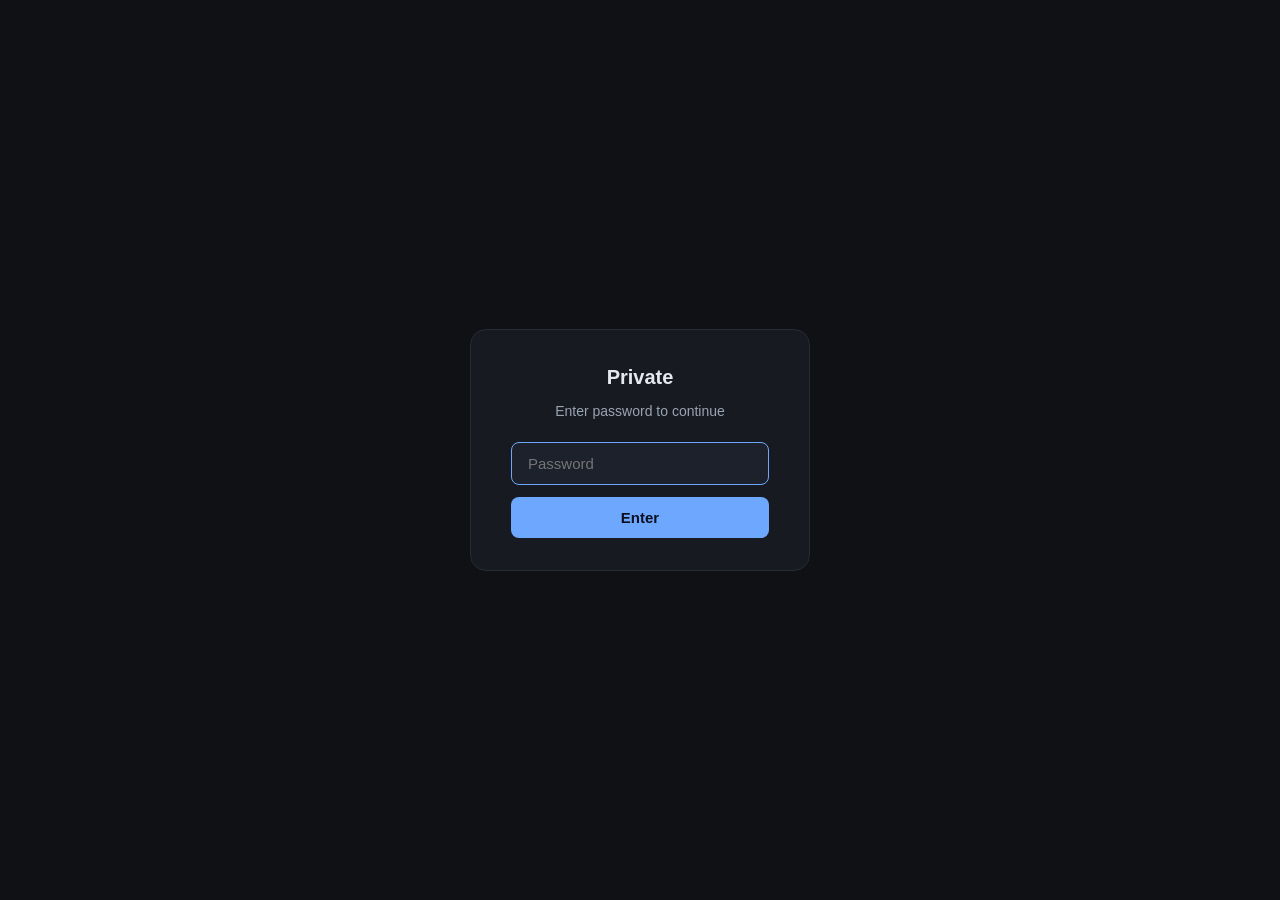
<file: aaron/index.html>
<!doctype html><html lang="en"><head><meta charset="utf-8">
<meta name="viewport" content="width=device-width, initial-scale=1">
<link rel="icon" href="data:image/svg+xml,<svg xmlns='http://www.w3.org/2000/svg' viewBox='0 0 100 100'><text y='.9em' font-size='90'>🧑🏻‍🎓</text></svg>">
<title>🧑🏻‍🎓 Aaron — Dashboard</title>
<style>
:root{--bg:#0f1115;--card:#171a21;--ink:#e7e9ee;--mut:#9aa3b2;--line:#262b36;
--reach:#ef6f6f;--target:#e0b341;--likely:#5fb27a;--accent:#6ea8fe;--good:#3ecf8e;}
*{box-sizing:border-box}body{margin:0;background:var(--bg);color:var(--ink);
font:15px/1.55 -apple-system,BlinkMacSystemFont,"Segoe UI",sans-serif}
.wrap{max-width:1100px;margin:0 auto;padding:0 24px 64px}
nav{position:sticky;top:0;background:rgba(15,17,21,.92);backdrop-filter:blur(8px);
border-bottom:1px solid var(--line);padding:14px 24px;display:flex;gap:8px;z-index:9}
nav .brand{font-weight:700;margin-right:auto;letter-spacing:-.02em}
nav a{color:var(--mut);text-decoration:none;padding:6px 14px;border-radius:8px;font-weight:600;font-size:14px}
nav a.on{background:var(--accent);color:#0b1020}nav a:hover:not(.on){background:#1c212b;color:var(--ink)}
h1{font-size:27px;margin:28px 0 6px;letter-spacing:-.02em}h1 .muted,.muted{color:var(--mut);font-weight:400}
h2{font-size:18px;margin:26px 0 10px}h3{font-size:13px;text-transform:uppercase;letter-spacing:.05em;color:var(--mut)}
.sub{color:var(--mut);margin:0 0 8px}
.scroll{overflow-x:auto}
table.grid{width:100%;border-collapse:collapse;font-size:13px;background:var(--card);border-radius:10px;overflow:hidden;margin:8px 0}
.grid th{text-align:left;padding:9px 10px;background:#1c212b;color:var(--mut);border-bottom:1px solid var(--line)}
.grid td{padding:9px 10px;border-bottom:1px solid var(--line);vertical-align:middle}
.grid tr:last-child td{border-bottom:0}.grid tbody tr:hover{background:#1b2029}
.reach td:nth-child(2){color:var(--reach);font-weight:600}.target td:nth-child(2){color:var(--target);font-weight:600}
.likely td:nth-child(2){color:var(--likely);font-weight:600}
.pct{min-width:96px}.bar{display:inline-block;width:60px;height:7px;background:#2a313d;border-radius:4px;overflow:hidden;margin-right:6px;vertical-align:middle}
.bar span{display:block;height:100%;background:linear-gradient(90deg,var(--accent),var(--good))}
.dates .dt{color:var(--mut);white-space:nowrap;width:160px}.dates tr.soon .dt{color:var(--accent);font-weight:700}
.dates tr.soon{background:#172033}
.verify{color:var(--target);font-size:11px}.ok{color:var(--good)}.warn{color:var(--target)}
.block{background:var(--card);border:1px solid var(--line);border-radius:12px;padding:14px 18px;margin:14px 0}
.block h2{margin:0 0 8px;font-size:15px}.block.alert{border-color:#5a2d2d;background:#1f1517}
.block.good{border-color:#28402f}.list{margin:4px 0 0;padding-left:20px}.list li{margin:4px 0}
.empty{color:var(--mut);margin:2px 0}
/* auth modal */
.auth-overlay{position:fixed;inset:0;background:var(--bg);z-index:1000;display:flex;align-items:center;justify-content:center}
.auth-box{background:var(--card);border:1px solid var(--line);border-radius:16px;padding:32px 40px;text-align:center;max-width:340px}
.auth-box h2{margin:0 0 8px;font-size:20px}.auth-box p{color:var(--mut);margin:0 0 20px;font-size:14px}
.auth-box input{width:100%;padding:12px 16px;border:1px solid var(--line);border-radius:8px;background:#1c212b;color:var(--ink);font-size:15px;margin-bottom:12px}
.auth-box input:focus{outline:none;border-color:var(--accent)}
.auth-box button{width:100%;padding:12px;border:none;border-radius:8px;background:var(--accent);color:#0b1020;font-weight:700;font-size:15px;cursor:pointer}
.auth-box button:hover{opacity:.9}
.auth-box .error{color:var(--reach);font-size:13px;margin-top:8px;display:none}
.content-hidden{display:none}
</style></head><body>
<div class="auth-overlay" id="auth-overlay">
  <div class="auth-box">
    <h2>Private</h2>
    <p>Enter password to continue</p>
    <form id="auth-form">
      <input type="password" id="auth-pass" placeholder="Password" autocomplete="off" autofocus>
      <button type="submit">Enter</button>
      <p class="error" id="auth-error">Incorrect password</p>
    </form>
  </div>
</div>
<div id="main-content" class="content-hidden">
<nav><span class="brand">Aaron · College</span><a href="index.html" class="on">Dashboard</a><a href="weekly.html" class="">Weekly</a><a href="essays.html" class="">Essays</a></nav>
<div class="wrap"><h1>Aaron — College Dashboard</h1><h2>Status matrix</h2><p class="sub">Sorted by deadline (earliest first)</p><div class="scroll"><table class="grid"><thead><tr><th>School</th><th>Tier</th><th>Plan</th><th>Deadline</th><th>Admit Rate</th><th>BCP Admit Rate</th><th>DI?</th><th>Supps</th><th>Honors/program</th><th>Notes</th></tr></thead><tbody>
<!-- Nov 1 deadlines (Early apps) -->
<tr class="reach"><td>Yale</td><td>Reach</td><td>REA</td><td>Nov 1</td><td>4%</td><td>6%</td><td>No <span class="ok">✓</span></td><td>drafted</td><td>Global Affairs = soph-yr app</td><td>Decision mid-Dec; no undergrad business; drafts saved</td></tr>
<tr class="target"><td>University of Wisconsin-Madison</td><td>Target</td><td>EA</td><td>Nov 1</td><td>45%</td><td>35%</td><td>No <span class="ok">✓</span></td><td>☐ ×2</td><td><span class="warn">⚠️</span> Business OR L&amp;S Honors</td><td>2 essays incl. "Why UW/major"; <strong>biz direct-admit excludes Honors</strong></td></tr>
<tr class="target"><td>University of Florida</td><td>Target</td><td>EA</td><td>Nov 1</td><td>24%</td><td>29%</td><td>No <span class="ok">✓</span></td><td>☐ &lt;250w</td><td>Honors via app by Nov 1</td><td><strong>NEW binding ED Oct 15</strong>; Heavener business (selective)</td></tr>
<tr class="likely"><td>BYU</td><td>Likely</td><td>Priority</td><td>Nov 2</td><td>69%</td><td>N/A</td><td>Cons. <span class="ok">✓</span></td><td>☐ ×5</td><td>open-enroll honors</td><td><strong>Endorsement req; no-AI essays; Marriott = separate later app</strong>; priority Nov 2 (final deadline Dec 15, decision Feb 15); OK w/ Yale REA (non-binding)</td></tr>
<!-- Nov 15 deadline -->
<tr class="target"><td>University of Washington</td><td>Target</td><td>RD</td><td>Nov 15</td><td>39%</td><td>35%</td><td>No <span class="ok">✓</span></td><td>☐</td><td>Jackson School (IR)</td><td><strong>Own application (not Common App)</strong></td></tr>
<!-- Nov 30 deadline -->
<tr class="reach"><td>UC System</td><td>Reach</td><td>UC app</td><td>Nov 30</td><td>—</td><td>—</td><td>No <span class="ok">✓</span></td><td>☐ 4 PIQs</td><td>per campus</td><td><strong>Separate UC app + 4 PIQ essays</strong>; file Oct 1–Nov 30; campuses: Berkeley, UCLA, UCSD, UCSB, UC Davis; OK alongside Yale REA</td></tr>
<!-- Jan deadlines -->
<tr class="target"><td>Lehigh</td><td>Target</td><td>RD</td><td>Jan 1</td><td>26%</td><td>73%</td><td>Yes <span class="ok">✓</span></td><td>☐ ×2</td><td>TBD</td><td>High BCP rate; has IR major</td></tr>
<tr class="likely"><td>Northeastern</td><td>Likely</td><td>RD</td><td>Jan 1</td><td>5%</td><td>73%</td><td>Cons. <span class="ok">✓</span></td><td>none req</td><td>auto honors; London Scholars</td><td><strong>No supplement!</strong> London = preference, admissions decides</td></tr>
<tr class="reach"><td>Wake Forest</td><td>Reach</td><td>ED2/RD</td><td>Jan 1</td><td>23%</td><td>N/A</td><td>—</td><td>☐</td><td>—</td><td>ED2 and RD both Jan 1; <strong>important to visit</strong></td></tr>
<tr class="reach"><td>Boston College</td><td>Reach</td><td>ED2/RD</td><td>Jan 4</td><td>16%</td><td>39%</td><td>No <span class="ok">✓</span></td><td>☐</td><td><span class="warn">⚠️</span> Gabelli needs Nov 1</td><td><strong>Carroll (business) vs Morrissey (IR) is a load-bearing app choice</strong></td></tr>
<tr class="target"><td>Boston University</td><td>Target</td><td>RD</td><td>Jan 5</td><td>11%</td><td>46%</td><td>Yes <span class="ok">✓</span></td><td>☐ 300w</td><td>Questrom (business)</td><td>Choose 1 of 2 prompts: social issue OR Why BU/contribution</td></tr>
<tr class="likely"><td>Santa Clara</td><td>Likely</td><td>RD</td><td>Jan 7</td><td>48%</td><td>69%</td><td><strong>Important</strong> <span class="ok">✓</span></td><td>☐ ×3</td><td>UHP (essay+video)</td><td><span class="warn">⚠️</span> <strong>DI matters — engage early</strong>; Leavey direct-admit</td></tr>
<tr class="target"><td>Villanova</td><td>Target</td><td>RD</td><td>Jan 15</td><td>27%</td><td>36%</td><td>Yes <span class="ok">✓</span></td><td>☐</td><td>VSB honors</td><td>VSB = Villanova School of Business</td></tr>
</tbody></table></div><h2>Key dates</h2><table class="grid dates"><tbody><tr class=""><td class="dt">Oct 1 – Nov 30, 2026</td><td>UC application filing window (apply in Nov)</td></tr><tr class=""><td class="dt">Oct 15, 2026</td><td><strong>UF binding Early Decision</strong> (if used)</td></tr><tr class=""><td class="dt">Oct 17, 2026</td><td>ACT sitting #2</td></tr><tr class=""><td class="dt">Nov 1, 2026</td><td><strong>Yale REA · Wisconsin EA · UF EA</strong></td></tr><tr class=""><td class="dt">Nov 2, 2026</td><td><strong>BYU priority deadline</strong> (final deadline Dec 15)</td></tr><tr class=""><td class="dt">Nov 8, 2026</td><td>UF EA supporting materials due</td></tr><tr class=""><td class="dt">Nov 9, 2026</td><td>Wisconsin EA supporting materials due</td></tr><tr class=""><td class="dt">Nov 15, 2026</td><td><strong>University of Washington</strong></td></tr><tr class=""><td class="dt"><strong>Nov 20, 2026</strong></td><td><strong>Self-imposed: all apps submitted</strong></td></tr><tr class=""><td class="dt">Nov 26, 2026</td><td>Thanksgiving</td></tr><tr class=""><td class="dt">Nov 30, 2026</td><td><strong>UC application deadline</strong></td></tr><tr class=""><td class="dt">Mid-Dec 2026</td><td>Yale decision (expected deferral) → decide one ED2 add</td></tr><tr class=""><td class="dt">Dec 15, 2026</td><td>BYU final deadline</td></tr><tr class=""><td class="dt">Jan 1, 2027</td><td><strong>Lehigh RD · Northeastern RD · Wake Forest (ED2 / RD)</strong></td></tr><tr class=""><td class="dt">Jan 4, 2027</td><td><strong>Boston College (ED2 / RD)</strong></td></tr><tr class=""><td class="dt">Jan 5, 2027</td><td><strong>Boston University RD</strong></td></tr><tr class=""><td class="dt">Jan 7, 2027</td><td><strong>Santa Clara RD</strong></td></tr><tr class=""><td class="dt">Jan 15, 2027</td><td><strong>Villanova RD</strong></td></tr><tr class=""><td class="dt">Jan 22, 2027</td><td>University of Florida EA decision</td></tr><tr class=""><td class="dt">By Jan 31, 2027</td><td>Wisconsin EA decision</td></tr><tr class=""><td class="dt">Feb 15, 2027</td><td>BYU decision</td></tr><tr class=""><td class="dt">Mar 1–15, 2027</td><td>University of Washington decision</td></tr><tr class=""><td class="dt">March 2027</td><td>UC decisions · Boston University (Mar 28) · Lehigh and Santa Clara (late March)</td></tr><tr class=""><td class="dt">By Apr 1, 2027</td><td>Boston College · Northeastern · Villanova · Wake Forest decisions</td></tr><tr class=""><td class="dt">May 1, 2027</td><td>Reply deadline</td></tr></tbody></table></div>
</div>
<canvas id="cfx" style="position:fixed;inset:0;pointer-events:none;z-index:99"></canvas>
<script>
// Password auth
const AUTH_HASH = '346ecd6ee37bc648468530e4eb4a839f7edbc7a6209b717a517061f785b37b15';
async function hashPass(pass) {
    const data = new TextEncoder().encode(pass);
    const buf = await crypto.subtle.digest('SHA-256', data);
    return Array.from(new Uint8Array(buf)).map(b => b.toString(16).padStart(2, '0')).join('');
}
function unlock() {
    document.getElementById('auth-overlay').style.display = 'none';
    document.getElementById('main-content').classList.remove('content-hidden');
}
if (sessionStorage.getItem('aaron-auth') === 'true') { unlock(); }
document.getElementById('auth-form').addEventListener('submit', async (e) => {
    e.preventDefault();
    const pass = document.getElementById('auth-pass').value;
    const hash = await hashPass(pass);
    if (hash === AUTH_HASH) {
        sessionStorage.setItem('aaron-auth', 'true');
        unlock();
    } else {
        document.getElementById('auth-error').style.display = 'block';
    }
});

// confetti
const cv=document.getElementById('cfx'),cx=cv.getContext('2d');let P=[];
function size(){cv.width=innerWidth;cv.height=innerHeight}addEventListener('resize',size);size();
const COL=['#6ea8fe','#3ecf8e','#e0b341','#ef6f6f','#fff'];
function burst(x,y,n){for(let i=0;i<n;i++){P.push({x,y,vx:(Math.random()-.5)*9,vy:Math.random()*-9-3,
g:.28,s:Math.random()*5+3,c:COL[i%COL.length],r:Math.random()*6,vr:(Math.random()-.5)*.4,life:90})}}
function tick(){cx.clearRect(0,0,cv.width,cv.height);P=P.filter(p=>p.life-->0);
for(const p of P){p.vy+=p.g;p.x+=p.vx;p.y+=p.vy;p.r+=p.vr;cx.save();cx.translate(p.x,p.y);cx.rotate(p.r);
cx.fillStyle=p.c;cx.globalAlpha=Math.max(0,p.life/90);cx.fillRect(-p.s/2,-p.s/2,p.s,p.s*.6);cx.restore()}
if(P.length)requestAnimationFrame(tick)}
function celebrate(x,y){burst(x,y,40);requestAnimationFrame(tick)}
const chips=document.querySelectorAll('.chip');
chips.forEach(c=>c.onclick=()=>{chips.forEach(x=>x.classList.remove('on'));c.classList.add('on');
const f=c.dataset.f;document.querySelectorAll('.ecard').forEach(e=>{
e.style.display=(f==='all'||e.dataset.college===f)?'':'none'})});
const done=document.querySelectorAll('.ecard.st-done');
done.forEach(e=>e.onclick=()=>{const r=e.getBoundingClientRect();celebrate(r.left+r.width/2,r.top+r.height/2)});
if(done.length){setTimeout(()=>{celebrate(innerWidth/2,innerHeight*.3);
if(done.length>=document.querySelectorAll('.ecard').length-1){
setTimeout(()=>celebrate(innerWidth*.25,innerHeight*.4),250);
setTimeout(()=>celebrate(innerWidth*.75,innerHeight*.4),450);}},400)}
</script></body></html>
</file>
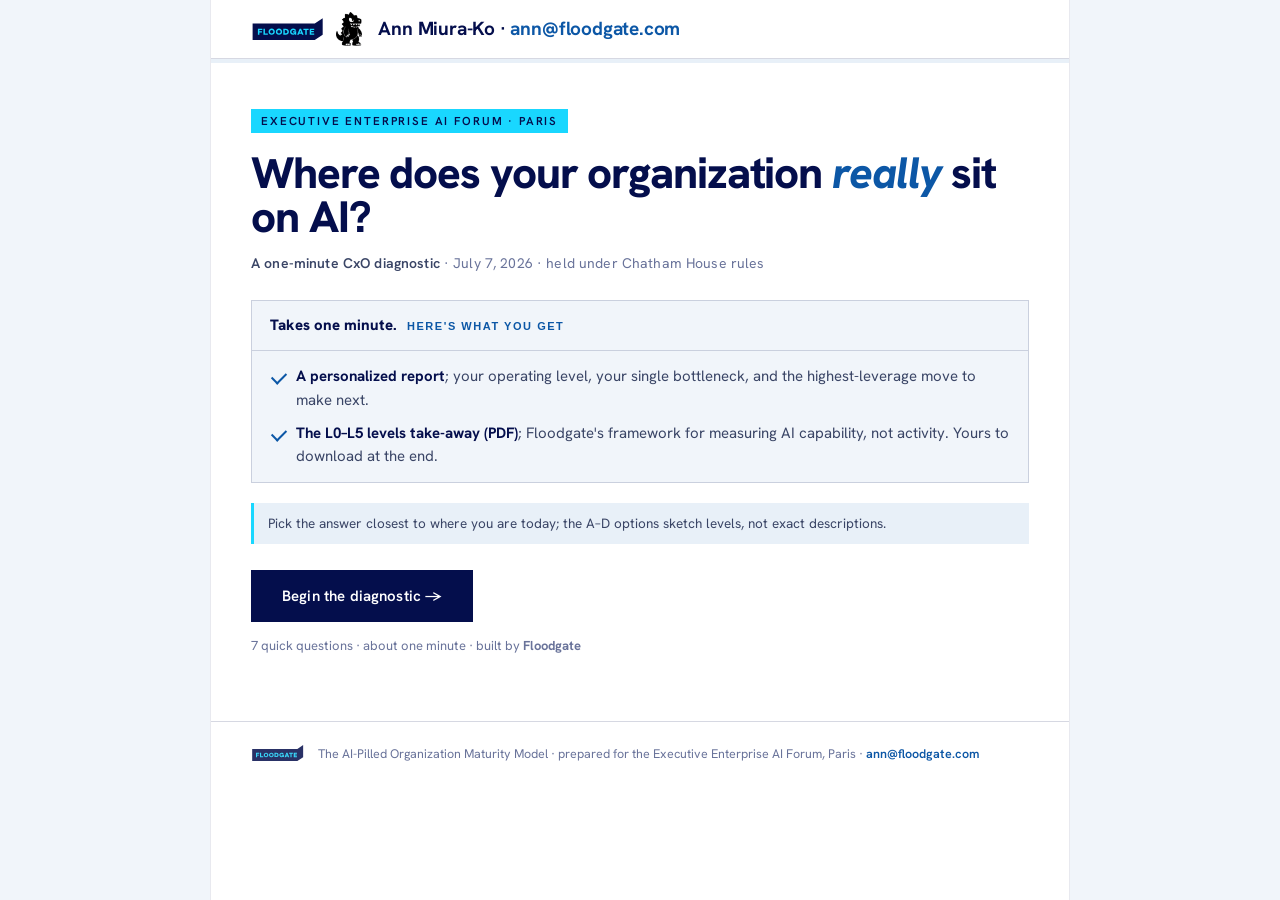
<file: ai-pilled/index.html>
<!doctype html>
<html lang="en">
<head>
<meta charset="utf-8"/>
<meta name="viewport" content="width=device-width, initial-scale=1"/>
<meta name="robots" content="noindex,nofollow"/>
<title>The AI-Pilled enterprise — a CxO diagnostic · Floodgate</title>
<link rel="icon" type="image/png" href="assets/thunderlizard.png">
<link rel="apple-touch-icon" href="assets/thunderlizard.png">
<link rel="preconnect" href="https://fonts.googleapis.com">
<link rel="preconnect" href="https://fonts.gstatic.com" crossorigin>
<link href="https://fonts.googleapis.com/css2?family=Hanken+Grotesk:ital,wght@0,400;0,500;0,600;0,700;0,800;1,500;1,600&display=swap" rel="stylesheet">
<style>
  :root{
    --navy:#040E4C; --blue:#19D7FF; --blue-mid:#0C57A6; --grey:#9AA6BD;
    --ink:#0b1538; --ink-soft:#3a4566; --muted:#69739a;
    --line:rgba(4,14,76,.16); --line-soft:rgba(4,14,76,.09);
    --paper:#ffffff; --bg-2:#f1f5fa; --bg-3:#e8f0f8;
    --wash:#f1f5fa; --accent:#0C57A6; --accent-soft:#e8f0f8;
    --good:#0C57A6; --good-soft:#e8f0f8;
    --lift:0 14px 30px rgba(4,14,76,.16);
    --maxw:860px;
  }
  *{box-sizing:border-box}
  html,body{overflow-x:hidden;max-width:100%}
  body{margin:0;background:var(--bg-2);color:var(--ink);overflow-wrap:break-word;word-break:break-word;
    font:16px/1.55 "Hanken Grotesk",-apple-system,BlinkMacSystemFont,"Segoe UI",Helvetica,Arial,sans-serif;-webkit-font-smoothing:antialiased}
  ::selection{background:var(--blue);color:var(--navy)}
  em{font-style:italic;color:var(--blue-mid)}
  .wrap{max-width:var(--maxw);margin:0 auto;background:var(--paper);min-height:100vh;border-left:1px solid var(--line-soft);border-right:1px solid var(--line-soft)}

  /* ---- top bar ---- */
  .toolbar{position:sticky;top:0;z-index:5;display:flex;align-items:center;justify-content:space-between;gap:14px;
    padding:12px 40px;background:rgba(255,255,255,.92);backdrop-filter:blur(8px);border-bottom:1px solid var(--line)}
  .brand{display:flex;align-items:center;gap:12px;text-decoration:none}
  .brand .fg-logo{height:22px;width:auto;display:block}
  .brand .tl{height:34px;width:auto;display:block;transform-origin:55% 88%;
    animation:tl-idle 5.5s ease-in-out infinite}
  .brand:hover .tl{animation:tl-wiggle .55s ease}
  .tb-left{display:flex;align-items:center;gap:16px;min-width:0}
  .topcontact{font:700 19px/1.1 "Hanken Grotesk",sans-serif;color:var(--navy);text-decoration:none;letter-spacing:-.01em;white-space:nowrap}
  .topcontact:hover{text-decoration:underline}
  .topcontact .tc-email{color:var(--blue-mid)}
  @keyframes tl-idle{0%,100%{transform:translateY(0) rotate(0)}50%{transform:translateY(-3px) rotate(-2deg)}}
  @keyframes tl-wiggle{0%,100%{transform:rotate(0) translateY(0)}20%{transform:rotate(-9deg) translateY(-1px)}48%{transform:rotate(7deg)}72%{transform:rotate(-3deg)}}
  @media (prefers-reduced-motion:reduce){.brand .tl{animation:none}}
  .tools{display:flex;gap:8px}
  .btn{font:600 13px "Hanken Grotesk",sans-serif;letter-spacing:.01em;border:1px solid var(--navy);background:var(--navy);color:#fff;
    padding:10px 18px;border-radius:0;cursor:pointer;transition:transform .2s ease,box-shadow .2s ease,background .15s}
  .btn:hover:not(:disabled){transform:translateY(-3px);box-shadow:var(--lift),inset 0 0 0 2px var(--blue)}
  .btn.ghost{background:#fff;color:var(--navy)}
  .btn.ghost:hover:not(:disabled){background:var(--bg-2);box-shadow:var(--lift)}
  .btn.lg{padding:15px 30px;font-size:15px}
  .btn:disabled{opacity:.38;cursor:not-allowed}

  .progress{height:4px;background:var(--bg-3)}
  .progress .bar{height:100%;width:0;background:var(--blue);transition:width .35s ease}

  main{padding:0 40px 64px}
  .screen{display:none}
  .screen.active{display:block;animation:fade .35s ease}
  @keyframes fade{from{opacity:0;transform:translateY(6px)}to{opacity:1;transform:none}}

  /* ---- kickers / headings ---- */
  .kicker{display:inline-block;background:var(--blue);color:var(--navy);
    font:600 11.5px/1 "Hanken Grotesk",sans-serif;letter-spacing:.16em;text-transform:uppercase;
    padding:6px 10px;margin:46px 0 18px}
  h1.title{font-size:44px;line-height:1.0;letter-spacing:-.025em;margin:0 0 14px;font-weight:800;color:var(--navy)}
  .event{color:var(--muted);font-size:14px;margin:0 0 26px;letter-spacing:.01em}
  .event b{color:var(--ink-soft);font-weight:600}
  .lead{font-size:19px;line-height:1.45;color:var(--ink-soft);margin:0 0 16px}
  .lead b{color:var(--navy)}

  /* ---- intro hero ---- */

  .promise{margin:24px 0 8px;border:1px solid var(--line);background:var(--bg-2)}
  .promise .ph{display:flex;align-items:baseline;gap:10px;padding:13px 18px;border-bottom:1px solid var(--line)}
  .promise .ph .min{font-weight:800;color:var(--navy);font-size:15px}
  .promise .ph .lbl{font:600 11px/1 sans-serif;letter-spacing:.14em;text-transform:uppercase;color:var(--blue-mid)}
  .promise ul{list-style:none;margin:0;padding:14px 18px;display:flex;flex-direction:column;gap:10px}
  .promise li{position:relative;padding-left:26px;font-size:15px;color:var(--ink-soft)}
  .promise li::before{content:"";position:absolute;left:2px;top:7px;width:12px;height:7px;border-left:2px solid var(--blue-mid);border-bottom:2px solid var(--blue-mid);transform:rotate(-45deg)}
  .promise li b{color:var(--navy)}

  .cta-row{display:flex;gap:12px;flex-wrap:wrap;align-items:center;margin:26px 0 14px}
  .ctas-meta{color:var(--muted);font-size:13px;margin:6px 0 0}
  .ctas-meta a{color:var(--blue-mid);text-decoration:none;font-weight:600}
  .ctas-meta a:hover{text-decoration:underline}
  a.pdflink{color:var(--blue-mid);font-weight:600;text-decoration:none;font-size:14px;display:inline-flex;align-items:center;gap:6px}
  a.pdflink:hover{text-decoration:underline}

  .rules{margin:24px 0 30px;padding:0;list-style:none;counter-reset:rule}
  .rules li{position:relative;padding:15px 18px 15px 54px;margin:0 0 11px;background:var(--bg-2);border:1px solid var(--line);font-size:14.5px}
  .rules li::before{counter-increment:rule;content:counter(rule);position:absolute;left:15px;top:14px;width:26px;height:26px;background:var(--navy);color:#fff;font:800 14px/26px "Hanken Grotesk",sans-serif;text-align:center}
  .rules b{color:var(--navy)}
  .answer-guide{color:var(--ink-soft);font-size:13.5px;margin:20px 0 4px;padding:10px 14px;background:var(--bg-3);border-left:3px solid var(--blue)}

  /* ---- question ---- */
  .qhead{margin:34px 0 4px}
  .qcount{display:inline-block;background:var(--blue);color:var(--navy);font:600 11px/1 sans-serif;letter-spacing:.14em;text-transform:uppercase;padding:5px 9px}
  .qdim{color:var(--muted);font-weight:600;font-size:12.5px;letter-spacing:.04em;text-transform:uppercase}
  h2.q{font-size:26px;line-height:1.18;letter-spacing:-.02em;margin:12px 0 6px;font-weight:800;color:var(--navy)}
  .qprompt{color:var(--ink-soft);font-size:16px;margin:0 0 18px}
  .answers{display:flex;flex-direction:column;gap:9px;margin:0 0 8px}
  .answers label{position:relative;display:flex;gap:14px;align-items:flex-start;padding:15px 16px;border:1px solid var(--line);cursor:pointer;background:#fff;
    transition:transform .18s ease,box-shadow .18s ease,border-color .15s,background .15s}
  .answers label:hover{transform:translateY(-2px);box-shadow:var(--lift);border-color:var(--navy)}
  .answers input{position:absolute;opacity:0;pointer-events:none}
  .answers .pip{flex:0 0 auto;width:28px;height:28px;border:1px solid var(--line);font:800 14px/26px "Hanken Grotesk",sans-serif;text-align:center;color:var(--muted);background:var(--bg-2);transition:.12s}
  .answers .atext{font-size:15.5px;line-height:1.42}
  .answers label:has(input:checked){border-color:var(--navy);box-shadow:inset 0 0 0 1px var(--navy);background:var(--bg-3)}
  .answers label:has(input:checked) .pip{background:var(--navy);border-color:var(--navy);color:#fff}
  .note{border-left:3px solid var(--blue);background:var(--bg-3);padding:12px 16px;margin:16px 0 6px;font-size:14.5px}
  .note b{color:var(--navy)}
  .nav{display:flex;justify-content:space-between;align-items:center;margin:26px 0 0}

  /* ---- report ---- */
  .resulthead{margin:40px 0 0}
  .badge{display:inline-flex;align-items:center;gap:10px;background:var(--navy);color:#fff;padding:10px 16px;font-weight:700;font-size:15px}
  .badge .lv{background:var(--blue);color:var(--navy);padding:3px 10px;font-weight:800;font-size:13px}
  h2.rtitle{font-size:30px;letter-spacing:-.025em;margin:16px 0 6px;font-weight:800;color:var(--navy);line-height:1.05}
  .rsub{color:var(--ink-soft);font-size:17px;margin:0 0 22px}
  .rsub b{color:var(--navy)}

  .dimgrid{display:flex;flex-direction:column;gap:9px;margin:18px 0 26px}
  .dimrow{display:grid;grid-template-columns:188px 1fr;gap:14px;align-items:center}
  .dimrow .dlab{font-size:13px;color:var(--ink-soft);font-weight:600}
  .dimrow .dlab .bind{display:inline-block;margin-left:6px;font:600 9.5px/1 sans-serif;letter-spacing:.1em;text-transform:uppercase;color:var(--navy);background:var(--blue);padding:2px 6px;vertical-align:middle}
  .seg{display:flex;gap:5px}
  .seg span{flex:1;height:11px;background:var(--bg-3)}
  .seg span.on{background:var(--navy)}
  .seg.bind span.on{background:var(--blue)}
  .dimrow.cross .dlab{color:var(--muted)}

  .gate-box{border:1px solid var(--navy);padding:26px;margin:22px 0 8px;background:var(--bg-2)}
  .gate-box h3{margin:0 0 6px;font-size:21px;letter-spacing:-.01em;color:var(--navy);font-weight:800}
  .gate-box p{margin:0 0 16px;color:var(--ink-soft);font-size:15px}
  .gate-box .perks{list-style:none;padding:0;margin:0 0 18px;display:flex;flex-direction:column;gap:8px}
  .gate-box .perks li{position:relative;padding-left:26px;font-size:14.5px;color:var(--ink-soft)}
  .gate-box .perks li::before{content:"";position:absolute;left:2px;top:6px;width:12px;height:7px;border-left:2px solid var(--blue-mid);border-bottom:2px solid var(--blue-mid);transform:rotate(-45deg)}
  .field{display:flex;gap:10px;flex-wrap:wrap}
  .field input[type=email]{flex:1;min-width:220px;padding:13px 15px;border:1px solid var(--line);font:15px "Hanken Grotesk",sans-serif;background:#fff}
  .field input[type=email]:focus{outline:2px solid var(--blue);outline-offset:0;border-color:var(--navy)}
  .optins{display:flex;flex-direction:column;gap:9px;margin:16px 0 4px}
  .optin{display:flex;gap:10px;align-items:flex-start;font-size:14px;color:var(--ink-soft);cursor:pointer}
  .optin input{margin-top:3px;flex:0 0 auto;accent-color:var(--blue-mid)}
  .consent{display:flex;gap:9px;align-items:flex-start;margin:14px 0 0;font-size:12.5px;color:var(--muted)}
  .consent input{margin-top:3px;accent-color:var(--blue-mid)}
  .err{color:#b00020;font-size:13px;margin:10px 0 0;display:none}

  .locked .locked-body{filter:blur(7px);pointer-events:none;user-select:none;opacity:.55}
  .reccard{border:1px solid var(--line);border-left:4px solid var(--blue);padding:20px 22px;margin:16px 0;background:#fff}
  .reccard.primary{background:var(--bg-3);border-left-color:var(--blue)}
  .reccard .tag{display:inline-block;font:600 11px/1 sans-serif;letter-spacing:.1em;text-transform:uppercase;color:var(--blue-mid);margin:0 0 8px}
  .reccard h4{margin:0 0 8px;font-size:19px;letter-spacing:-.01em;color:var(--navy);font-weight:800}
  .reccard p{margin:0 0 8px;font-size:15.5px;color:var(--ink-soft)}
  .reccard p:last-child{margin:0}
  .reccard .first90{margin-top:12px;padding:11px 14px;background:#fff;border:1px solid var(--line);font-size:14px}
  .reccard .first90 b{color:var(--navy)}
  .ceil{border-left-color:var(--navy);background:var(--bg-2)}
  .ceil .tag{color:var(--navy)}
  .pattern{border-left-color:var(--grey)}
  .pattern .tag{color:var(--ink-soft)}
  h3.sec{font:600 12px/1 "Hanken Grotesk",sans-serif;letter-spacing:.13em;text-transform:uppercase;color:var(--blue-mid);margin:38px 0 6px;padding-bottom:8px;border-bottom:1px solid var(--line)}
  .field-note{background:var(--bg-2);border:1px solid var(--line);padding:16px 18px;font-size:14.5px;color:var(--ink-soft);margin:18px 0}
  .field-note b{color:var(--navy)}
  .front{list-style:none;padding:0;margin:14px 0}
  .front li{position:relative;padding:11px 15px;margin:0 0 9px;border:1px solid var(--line);border-left:3px solid var(--blue);background:#fff;font-size:14.5px}
  .front li b{color:var(--navy)}
  .num{color:var(--blue-mid);font-weight:800}
  .dl-row{display:flex;gap:12px;flex-wrap:wrap;margin:20px 0 4px}
  .dl-note{color:var(--muted);font-size:13px;margin:4px 0 0;max-width:66ch}
  .reportfoot{margin-top:30px;padding-top:18px;border-top:1px solid var(--line);color:var(--muted);font-size:13px}
  .reportfoot a{color:var(--blue-mid);font-weight:600;text-decoration:none}
  .restart{margin-top:22px}

  /* L0–L5 PDF preview card */
  .pdfcard{display:block;text-decoration:none;color:inherit;border:1px solid var(--line);background:#fff;margin:22px 0 8px;transition:transform .2s ease,box-shadow .2s ease}
  .pdfcard:hover{transform:translateY(-3px);box-shadow:var(--lift)}
  .pdfcard-frame{position:relative;display:block;background:var(--bg-3);line-height:0;border-bottom:1px solid var(--line);overflow:hidden}
  .pdfcard-frame img{width:100%;height:auto;display:block}
  .pdfcard-frame::after{content:"";position:absolute;inset:0;box-shadow:inset 0 -70px 55px -46px rgba(4,14,76,.30);pointer-events:none}
  .pdfcard-tag{position:absolute;left:12px;top:12px;z-index:2;background:var(--blue);color:var(--navy);font:600 10px/1 "Hanken Grotesk",sans-serif;letter-spacing:.12em;text-transform:uppercase;padding:5px 9px}
  .pdfcard-open{position:absolute;right:12px;bottom:12px;z-index:2;background:var(--navy);color:#fff;font:600 12px/1 "Hanken Grotesk",sans-serif;padding:8px 12px;opacity:0;transition:opacity .2s}
  .pdfcard:hover .pdfcard-open{opacity:1}
  .pdfcard-meta{display:flex;align-items:center;justify-content:space-between;gap:14px;padding:14px 16px}
  .pdfcard-title{font-weight:800;color:var(--navy);font-size:15px}
  .pdfcard-sub{color:var(--muted);font-size:12.5px;margin-top:3px}
  .pdfcard-btn{flex:0 0 auto;background:var(--navy);color:#fff;border:1px solid var(--navy);font:600 13px "Hanken Grotesk",sans-serif;padding:10px 16px;pointer-events:none}
  /* small teaser variant — keep the text intentionally hard to read in full */
  .pdfcard.sm{max-width:380px}
  .pdfcard.sm .pdfcard-meta{flex-direction:column;align-items:flex-start;gap:10px}
  @media (max-width:520px){.pdfcard-meta{flex-direction:column;align-items:flex-start}}

  footer.legal{padding:22px 40px 40px;color:var(--muted);font-size:12.5px;border-top:1px solid var(--line);display:flex;align-items:center;gap:14px;flex-wrap:wrap}
  footer.legal .fg-logo{height:16px;opacity:.85}
  footer.legal a{color:var(--blue-mid);text-decoration:none;font-weight:600}

  @media (max-width:640px){
    .toolbar{padding:10px 16px;gap:10px}
    main,footer.legal{padding-left:16px;padding-right:16px}
    h1.title{font-size:27px}.lead{font-size:16.5px}
    h2.q{font-size:21px}
    .kicker{margin-top:32px;white-space:normal}
    .promise .ph{flex-wrap:wrap}
    .btn.lg{width:100%;text-align:center}
    .cta-row{flex-direction:column;align-items:stretch}
    .dimrow{grid-template-columns:1fr;gap:5px}
    .gate-box{padding:20px 18px}
    .toolbar{flex-wrap:wrap}
    .tb-left{gap:10px}
    .topcontact{font-size:12.5px;white-space:normal}
    .brand .fg-logo{height:19px}.brand .tl{height:30px}
    .badge{flex-wrap:wrap}
  }
  @media print{
    body{background:#fff}
    .wrap{border:0;max-width:none}
    .toolbar,.progress,.gate-box,.restart,.dl-row,footer.legal{display:none!important}
    .screen{display:none!important}
    #screen-report.active{display:block!important}
    .locked .locked-body{filter:none!important;opacity:1!important}
    .reccard,.front li,.field-note{-webkit-print-color-adjust:exact;print-color-adjust:exact;page-break-inside:avoid}
    h3.sec{page-break-after:avoid}
  }
</style>
</head>
<body class="state-intro">
<div class="wrap">

  <div class="toolbar">
    <div class="tb-left">
    <a class="brand" href="#" onclick="return false" title="Floodgate — Thunder Lizard">
      <svg class="fg-logo" viewBox="0 0 500 150" fill="none" xmlns="http://www.w3.org/2000/svg" aria-label="Floodgate">
        <path d="M488.8 113.7L434.7 149.8H11V37.1H434.7L488.8 1V113.7Z" fill="#040E4C"></path>
        <path d="M74.6 90.7V99.4H57.2V113.7H47.1V73.3H77.3V82.2H57.2V90.8H74.6V90.7Z" fill="#19D7FF"></path>
        <path d="M84.8 113.7V73.3H94.9V104.9H114.9V113.8H84.8V113.7Z" fill="#19D7FF"></path>
        <path d="M162.5 93.5C162.5 105.3 153.3 114.6 141 114.6C128.8 114.6 119.6 105.3 119.6 93.5C119.6 81.7 128.8 72.4 141 72.4C153.3 72.4 162.5 81.7 162.5 93.5ZM152.2 93.5C152.2 87.1 147.5 81.8 141 81.8C134.5 81.8 129.8 87.2 129.8 93.5C129.8 99.8 134.5 105.2 141 105.2C147.5 105.2 152.2 99.8 152.2 93.5Z" fill="#19D7FF"></path>
        <path d="M212.3 93.5C212.3 105.3 203.1 114.6 190.8 114.6C178.6 114.6 169.4 105.3 169.4 93.5C169.4 81.7 178.6 72.4 190.8 72.4C203.1 72.4 212.3 81.7 212.3 93.5ZM202.1 93.5C202.1 87.1 197.4 81.8 190.9 81.8C184.4 81.8 179.7 87.2 179.7 93.5C179.7 99.8 184.4 105.2 190.9 105.2C197.4 105.2 202.1 99.8 202.1 93.5Z" fill="#19D7FF"></path>
        <path d="M258.4 93.3C258.4 105.3 249.2 113.6 236.6 113.6H220.3V73.2H236.6C249.2 73.2 258.4 81.5 258.4 93.3ZM248.1 93.3C248.1 87.1 243 82.2 236.5 82.2H230.3V104.6H236.5C243.1 104.6 248.1 99.8 248.1 93.3Z" fill="#19D7FF"></path>
        <path d="M300.8 113.7L300.4 108.8C297.5 112.4 293.3 114.5 287.6 114.5C274.9 114.5 266.1 105.5 266.1 93.9C266.1 81.3 275.4 72.4 287.7 72.4C297.6 72.4 306.1 78 307.9 87.6H297.4C295.6 82.9 291.6 81.6 287.9 81.6C281 81.6 276.2 86.5 276.2 93.6C276.2 100 280.8 105.1 288 105.1C292.7 105.1 296.3 102.8 298.2 98.9L286.6 98.8V90.9H308.3V113.6H300.8V113.7Z" fill="#19D7FF"></path>
        <path d="M325.4 113.7H314.7L331.9 73H341.5L358.6 113.7H348L345.3 106.7H328.2L325.4 113.7ZM331.5 98.2H341.9L336.7 84.8L331.5 98.2Z" fill="#19D7FF"></path>
        <path d="M380.2 113.7H370.1V82.2H357.2V73.2H393V82.2H380.2V113.7Z" fill="#19D7FF"></path>
        <path d="M428.5 89.4V98H410.6V105H431.1V113.7H400.5V73.3H431.1V82H410.6V89.4H428.5Z" fill="#19D7FF"></path>
      </svg>
      <img class="tl" src="assets/thunderlizard.png" alt="Thunder Lizard"/>
      </a>
      <a class="topcontact" href="mailto:ann@floodgate.com">Ann Miura-Ko&nbsp;·&nbsp;<span class="tc-email">ann@floodgate.com</span></a>
    </div>
    <div class="tools">
      <button class="btn ghost" id="btn-restart" style="display:none" onclick="restart()">Restart</button>
      <button class="btn ghost" id="btn-print" style="display:none" onclick="window.print()">Download report</button>
    </div>
  </div>
  <div class="progress"><div class="bar" id="pbar"></div></div>

  <main>

    <!-- INTRO -->
    <section class="screen active" id="screen-intro">
      <span class="kicker">Executive Enterprise AI Forum · Paris</span>
      <h1 class="title">Where does your organization <em>really</em> sit on AI?</h1>
      <p class="event"><b>A one-minute CxO diagnostic</b> · July 7, 2026 · held under Chatham House rules</p>

      <div class="promise">
        <div class="ph"><span class="min">Takes one minute.</span> <span class="lbl">Here's what you get</span></div>
        <ul>
          <li><b>A personalized report</b>; your operating level, your single bottleneck, and the highest-leverage move to make next.</li>
          <li><b>The L0–L5 levels take-away (PDF)</b>; Floodgate's framework for measuring AI capability, not activity. Yours to download at the end.</li>
        </ul>
      </div>

      <p class="answer-guide">Pick the answer closest to where you are today; the A–D options sketch levels, not exact descriptions.</p>

      <div class="cta-row">
        <button class="btn lg" onclick="startQuiz()">Begin the diagnostic →</button>
      </div>
      <p class="ctas-meta">7 quick questions · about one minute · built by <b>Floodgate</b></p>
    </section>

    <!-- QUIZ -->
    <section class="screen" id="screen-quiz">
      <div class="qhead">
        <span class="qcount" id="qcount">Question 1 of 7</span> &nbsp;<span class="qdim" id="qdim"></span>
        <h2 class="q" id="qtitle"></h2>
        <p class="qprompt" id="qprompt"></p>
      </div>
      <div class="answers" id="answers"></div>
      <div class="note" id="qnote"></div>
      <div class="nav">
        <button class="btn ghost" id="btn-back" onclick="prevQ()">← Back</button>
        <button class="btn" id="btn-next" onclick="nextQ()" disabled>Next →</button>
      </div>
    </section>

    <!-- REPORT -->
    <section class="screen" id="screen-report">
      <div class="resulthead">
        <span class="badge"><span class="lv" id="r-lv">L?</span> <span id="r-levelname">Your read</span></span>
        <h2 class="rtitle" id="r-headline"></h2>
        <p class="rsub" id="r-binding"></p>
      </div>

      <div class="dimgrid" id="r-dimgrid"></div>

      <div class="gate-box" id="gate">
        <h3 id="gate-title">Unlock your full report</h3>
        <p id="gate-sub">See the specific moves for your bottleneck, and take the L0–L5 take-away with you.</p>
        <ul class="perks">
          <li>Your personalized report; prioritized next move, a 90-day target, and the patterns specific to your answers</li>
          <li>The downloadable L0–L5 levels take-away (PDF), and how the AI-native companies set the bar</li>
          <li>A Markdown action brief to hand to your AI transformation lead — or an AI agent — to turn into a plan</li>
        </ul>
        <form class="field" id="leadform" onsubmit="return submitLead(event)">
          <input type="email" id="email" placeholder="you@company.com" autocomplete="email" required>
          <button class="btn" type="submit" id="btn-unlock">Unlock report →</button>
        </form>
        <label class="consent"><input type="checkbox" id="consent"> I'd like to receive future Floodgate AI-pilled reports and invitations to AI-pilled Show and Tell by practitioners.</label>
        <p class="err" id="err">Please enter a valid email to unlock your report.</p>
      </div>

      <div class="locked" id="reportbody">
        <div class="locked-body">
          <h3 class="sec">Your bottleneck and next move</h3>
          <div id="r-primary"></div>
          <div id="r-ceilings"></div>
          <div id="r-patterns"></div>

          <h3 class="sec">Where this sits vs. the field</h3>
          <div class="field-note" id="r-field"></div>

          <h3 class="sec">What the frontier actually looks like</h3>
          <p style="font-size:15px;color:var(--ink-soft)">These are real, named AI-native companies; the bar the startups you may advise or board are setting.</p>
          <ul class="front">
            <li><b>Legibility:</b> a customer-intelligence agent that folds sales calls, support tickets, session recordings, and survey data into one queryable layer; "which pain points are rising, in which segment, and did the last release move them?" is one query, not a meeting.</li>
            <li><b>Executable:</b> policy agents that auto-deny out-of-policy spend from an uploaded travel policy; security agents that detect, validate, fix, and file the change, finding ~100 vulnerabilities in six days with zero humans in the loop.</li>
            <li><b>Extensibility:</b> an L&amp;D lead who built a training simulator in 15 minutes; a finance person who built a contract reviewer saving 45 minutes per contract; none of them engineers.</li>
            <li><b>Structural:</b> companies running zero product managers at 50 people, or no new hires until their next round; they name the roles AI displaced rather than gesturing at "running lean."</li>
            <li><b>Frontier:</b> an autonomous system, fed no question, that surfaced <span class="num">$2.46M</span> in unapplied credit notes traced from one customer complaint; multiple findings actioned by leadership. As of mid-2026, roughly the leading edge of what exists.</li>
          </ul>

          <a class="pdfcard sm js-pdf" href="#" target="_blank" rel="noopener" aria-label="Download the L0 to L5 take-away PDF">
            <div class="pdfcard-frame">
              <span class="pdfcard-tag">L0–L5 · take-away</span>
              <img src="assets/l0-l5-preview.jpg" alt="Preview: From loops to levels — the one-page L0 to L5 maturity framework"/>
              <span class="pdfcard-open">Open full size ↗</span>
            </div>
            <div class="pdfcard-meta">
              <div>
                <div class="pdfcard-title">Take the L0–L5 levels with you</div>
                <div class="pdfcard-sub">"From loops to levels"; the one-page framework, to read and share with your team.</div>
              </div>
              <span class="pdfcard-btn">Download (PDF) →</span>
            </div>
          </a>

          <div class="dl-row">
            <button class="btn" onclick="downloadMarkdown()">Download the action brief (.md)</button>
            <button class="btn ghost" onclick="window.print()">Download your report (PDF)</button>
          </div>
          <p class="dl-note">The action brief is a Markdown file summarizing where you are and how to reach the next level — built to hand to whoever runs your AI transformation, or to an AI agent, to turn into a sequenced plan with quick wins.</p>

          <p class="reportfoot">Framework: the AI-Pilled Organization Maturity Model (Floodgate). Self-administered; re-take quarterly and track the direction and which bottleneck is limiting you, not the absolute number. For multi-business-unit groups, run each unit separately.</p>
        </div>
      </div>

      <div class="restart">
        <button class="btn ghost" onclick="restart()">Retake the diagnostic</button>
      </div>
    </section>

  </main>

  <footer class="legal">
    <svg class="fg-logo" viewBox="0 0 500 150" fill="none" xmlns="http://www.w3.org/2000/svg" aria-label="Floodgate"><path d="M488.8 113.7L434.7 149.8H11V37.1H434.7L488.8 1V113.7Z" fill="#040E4C"></path><path d="M74.6 90.7V99.4H57.2V113.7H47.1V73.3H77.3V82.2H57.2V90.8H74.6V90.7Z" fill="#19D7FF"></path><path d="M84.8 113.7V73.3H94.9V104.9H114.9V113.8H84.8V113.7Z" fill="#19D7FF"></path><path d="M162.5 93.5C162.5 105.3 153.3 114.6 141 114.6C128.8 114.6 119.6 105.3 119.6 93.5C119.6 81.7 128.8 72.4 141 72.4C153.3 72.4 162.5 81.7 162.5 93.5ZM152.2 93.5C152.2 87.1 147.5 81.8 141 81.8C134.5 81.8 129.8 87.2 129.8 93.5C129.8 99.8 134.5 105.2 141 105.2C147.5 105.2 152.2 99.8 152.2 93.5Z" fill="#19D7FF"></path><path d="M212.3 93.5C212.3 105.3 203.1 114.6 190.8 114.6C178.6 114.6 169.4 105.3 169.4 93.5C169.4 81.7 178.6 72.4 190.8 72.4C203.1 72.4 212.3 81.7 212.3 93.5ZM202.1 93.5C202.1 87.1 197.4 81.8 190.9 81.8C184.4 81.8 179.7 87.2 179.7 93.5C179.7 99.8 184.4 105.2 190.9 105.2C197.4 105.2 202.1 99.8 202.1 93.5Z" fill="#19D7FF"></path><path d="M258.4 93.3C258.4 105.3 249.2 113.6 236.6 113.6H220.3V73.2H236.6C249.2 73.2 258.4 81.5 258.4 93.3ZM248.1 93.3C248.1 87.1 243 82.2 236.5 82.2H230.3V104.6H236.5C243.1 104.6 248.1 99.8 248.1 93.3Z" fill="#19D7FF"></path><path d="M300.8 113.7L300.4 108.8C297.5 112.4 293.3 114.5 287.6 114.5C274.9 114.5 266.1 105.5 266.1 93.9C266.1 81.3 275.4 72.4 287.7 72.4C297.6 72.4 306.1 78 307.9 87.6H297.4C295.6 82.9 291.6 81.6 287.9 81.6C281 81.6 276.2 86.5 276.2 93.6C276.2 100 280.8 105.1 288 105.1C292.7 105.1 296.3 102.8 298.2 98.9L286.6 98.8V90.9H308.3V113.6H300.8V113.7Z" fill="#19D7FF"></path><path d="M325.4 113.7H314.7L331.9 73H341.5L358.6 113.7H348L345.3 106.7H328.2L325.4 113.7ZM331.5 98.2H341.9L336.7 84.8L331.5 98.2Z" fill="#19D7FF"></path><path d="M380.2 113.7H370.1V82.2H357.2V73.2H393V82.2H380.2V113.7Z" fill="#19D7FF"></path><path d="M428.5 89.4V98H410.6V105H431.1V113.7H400.5V73.3H431.1V82H410.6V89.4H428.5Z" fill="#19D7FF"></path></svg>
    <span>The AI-Pilled Organization Maturity Model · prepared for the Executive Enterprise AI Forum, Paris · <a href="mailto:ann@floodgate.com">ann@floodgate.com</a></span>
  </footer>
</div>

<script>
/* ============================================================
   CONFIG — the only block to edit when wiring the backend.
   ============================================================ */
var CONFIG = {
  // Paste the Airtable "When webhook received" automation URL (tokenless, write-only).
  // It receives JSON whose keys match the Airtable "Leads" field names. Empty = store locally only.
  leadEndpoint: "https://hooks.airtable.com/workflows/v1/genericWebhook/apphdUWqPGOPwnVv0/wflTacyNZztFJjwrG/wtrxZ3OB4jxqZGbXa",
  // Require email before showing the detailed recommendations + enabling PDF.
  gateReportBehindEmail: true,
  // The L0–L5 levels take-away PDF ("Level 0 to 5 Take Away - Paris.pdf"), self-hosted in assets/
  // for a bulletproof download at the venue (no Drive-sharing / scan-interstitial dependency).
  // Drive alternative: "https://drive.google.com/uc?export=download&id=1YlGqMxFbnyCNpyFmLmahKoK6yZkw7lhV"
  pdfUrl: "assets/L0-L5-Take-Away-Paris.pdf",
  contactEmail: "ann@floodgate.com"
};

/* ---------- question data ---------- */
var QS = [
  { id:"q1", primary:false, dim:"Leadership fluency · cross-cutting",
    title:"Do the people running the company personally operate with AI, or only sponsor it?",
    prompt:"",
    note:"<b>Leaders lead by doing.</b> A team that sponsors AI but never personally runs it caps what the whole organization can become; no strategy deck closes that gap.",
    options:[
      "Leadership talks about AI in board decks and town halls but doesn't personally use it day to day.",
      "Some executives use ChatGPT, Copilot, or Claude personally for drafting or summarizing; ad hoc, no shared practice.",
      "The senior team works AI into real decisions; leaders demonstrate workflows in public (e.g., in Slack), they don't just fund them.",
      "AI fluency is a leadership competency: in exec onboarding, demonstrated top-down, with operators driving the agenda rather than only a central 'Head of AI.'"] },
  { id:"q2", primary:false, dim:"Measurable outcomes · unfakeable",
    title:"Can you cite a P&L-relevant result AI moved?",
    prompt:"",
    note:"<b>The enterprise trap is a 'pilot purgatory':</b> dozens of POCs, constant change-management training, but no way to measure results.",
    options:[
      "<b>None:</b> AI feels useful, but you can't point to anything it actually moved.",
      "<b>Anecdotal:</b> faster or better in qualitative ways (e.g. the bot deflects tickets); not quantified.",
      "<b>Attributable:</b> at least one number, one line of the P&L (e.g. 'cut contract review from 8 rounds to 2 — ~$1,600 in legal costs saved').",
      "<b>Systemic:</b> every function, every month, reporting the impact of AI. Outcomes are routine and attributable."] },
  { id:"q3", primary:true, dim:"What can AI see? · legibility",
    title:"How much of your real work can AI read?",
    prompt:"The four layers: Applications (e.g. ERP, CRM, support, billing), Data (e.g. warehouse, transactional systems, application data), Code base, and Knowledge repositories.",
    note:"<b>Governance is part of the answer, not its opposition.</b> In a regulated enterprise, 'agent-accessible' at higher levels means through a permissioned, audited layer. With increased AI usage you can create a landfill of dashboards, which in turn creates chaos. AI-based data inquiry doesn't fail on model quality; it fails on undefined metrics and siloed data. You need a canonical, top-down-owned metric ontology.",
    options:[
      "<b>Almost nothing.</b> AI can reach nothing, or just a small set of applications and data sets. Everything else is closed to it.",
      "<b>Some systems, per person.</b> AI can read from a meaningful number of apps and systems — often driven by one function — but it's private to each person and not shared.",
      "<b>Broad team read.</b> Many applications are connected and the team's data warehouse is queryable — within the team's own scope — potentially backed by an auto-updating team knowledge repository.",
      "<b>Nearly everything, within scoped permissions.</b> Almost all applications, data, and code are reachable org-wide, but scoped to what each person or role is permitted to see, with an auto-updating company knowledge repository."] },
  { id:"q4", primary:true, dim:"What can AI do? · executable",
    title:"What is the most consequential decision your agents make without human approval?",
    prompt:"Not what they draft or route; what they decide and act on, on their own.",
    note:"<b>The false positive here is RPA in a new outfit.</b> If a human configured the threshold or the rule, the human did the deciding; that's automation with good dashboards, not agentic decision-making. The question is what the agent decides.",
    options:[
      "Nothing on their own. Agents act only under direct human direction, one step at a time.",
      "Routine, templated actions with no judgment; auto-reply to a known FAQ, route a ticket, classify a document.",
      "Judgment and action within policy: the agent decides and acts within scoped rules (approve within thresholds, deny out-of-policy spend, remediate known issues) and escalates the exceptions.",
      "Judgment and action beyond the script: the agent makes novel decisions and acts within delegated authority, escalating only when consequence or uncertainty exceeds its scope."] },
  { id:"q5", primary:true, dim:"Who can extend it? · extensibility",
    title:"What have your non-IT people actually built with AI that others now depend on?",
    prompt:"",
    note:"<b>The gate here is usually cultural, not technical:</b> an 'only engineering can build' posture, plus no safe governed platform for citizen development (so the only building is ungoverned shadow IT). Both have to move.",
    options:[
      "Business users only consume AI for information; they don't build anything, even for themselves.",
      "Power users have built repeatable AI processes (skills) that automate part of their own workflow (e.g., meeting prep); nothing shared or governed yet.",
      "At least one business (non-IT) person has authored and documented a reusable skill or agent others use, with governance sign-off, and has their context captured.",
      "Business users routinely author and ship production internal tooling inside a governed platform, without IT driving each build; some even contribute code that reaches the customer-facing product, through an approval process."] },
  { id:"q6", primary:true, dim:"How has the org changed? · structural",
    title:"What changed about how the company is run — spans, layers, approval chains, headcount plan?",
    prompt:"",
    note:"<b>The false positive is 'we're running leaner' with nothing named.</b> Restructuring that can't name what specifically got redesigned, flattened, retired, or redrawn is a cost-cutting slogan, not AI-driven change.",
    options:[
      "Nothing structural. Org chart, headcount plan, approval chains, reporting cadence, and meetings all look the same as three years ago.",
      "Minor adjustments. Employees take on more work thanks to AI efficiency, but reporting structure, role definitions, and scope haven't changed meaningfully.",
      "At least one structural change we can name: a role redesigned or removed (not one specific to AI), a SaaS tool retired, or a human approval gate removed because of AI.",
      "Multiple structural changes: ratios between role types, or the scope of roles, change significantly. Big plus if decision-making authority is clearly known to both agents and humans for maximal efficiency."] },
  { id:"q7", primary:false, dim:"Does it notice? · the frontier",
    title:"What did a system surface to leadership that no human framed as a question first?",
    prompt:"Something the system noticed, investigated, and raised in the last 90 days that nobody prompted. Name it and name what you did about it.",
    note:"<b>For a large enterprise, an honest answer here is almost always A or B, and that's expected.</b> This is the genuine frontier; only a handful of the most AI-native companies are approaching it.",
    options:[
      "Nothing. Agents only act on what someone explicitly asked.",
      "Only what a human set up in advance: dashboards and threshold alerts fire when crossed, but nothing originates a new question on its own.",
      "One genuine instance: a system surfaced an issue nobody prompted it to look for, and leadership investigated and acted on it.",
      "Routine: a named, always-on system whose configured goal is to raise leadership-actionable issues, generating investigation theses across the company's data, with multiple instances already actioned."] },
];

/* ---------- recommendation engine ---------- */
var LEVELS = {
  1:{lv:"L0–L1", name:"Tool, not system",
     headline:"AI is a personal tool; nothing about how the company runs has reorganized around it.",
     field:"At L0, AI is a convenience; at L1, individuals automate their own work but it dies with them. The move: make one workflow inheritable — capture it so a second person, or an agent, can run it without its author. Most large enterprises honestly sit here; it's a starting line, not a verdict."},
  2:{lv:"L1–L2", name:"Automating workflows",
     headline:"Real recurring work runs through AI — but inside individuals and single teams, not across the company.",
     field:"Efficiency belongs to a person or a function, and the org chart is intact. The move: make a workflow shared team property a second person can run, then make it cross team lines. You're building toward the first genuinely agentic level."},
  3:{lv:"L2–L3", name:"Into directed autonomy",
     headline:"You're crossing into the first genuinely agentic level: agents that act across your systems when a human points them at a question.",
     field:"This is L3, directed autonomy: the company is legible and actionable, and a human still owns both ends of the loop — initiates the question, authorizes the result. What decides whether you thrive or stall here is compounding: whether wins get captured and propagated, or the same tool gets rebuilt thirty-five times (exactly where Ramp excels)."},
  4:{lv:"L3–L4", name:"The agent begins to initiate",
     headline:"At the frontier, initiation moves to the agent: it notices what deserves attention without being asked, and a human authorizes the act.",
     field:"This is the L3→L4 shift, self-directed autonomy — the human moves from the front of the loop to the back. The remaining distance to L5 (Self-Driving Enterprise) is a governance decision, not a capability limit: handing a system the authority to act on what it noticed. Roo is the clearest example we've seen, one governance decision from L5."}
};
var DIM = { q3:"Legibility — what AI can see", q4:"Executable — what AI can do",
            q5:"Extensibility — who can extend it", q6:"Structural — how the org changed" };

var MOVES = {
  q3:{ low:{h:"Make your core systems readable to agents.",
        p:"Your constraint is that AI can't reliably read the systems where the work actually lives. Pick a few sources across the four layers — your data warehouse, one core application, and your knowledge repository — and make them agent-readable via governed APIs or MCP. Insist that access runs through a permissioning, data-residency, and audit layer from day one, scoped to what each person or role may see; in a regulated enterprise that layer is what makes scale possible, not what blocks it.",
        f:"An agent that can answer one real question spanning two or more of those sources."},
       mid:{h:"Widen read access and stand up a shared knowledge repository.",
        p:"You can read a few systems; the gap is breadth and a shared context layer. Connect more of the four layers and give a team an auto-updating knowledge repository so its context isn't trapped in one person's head. Then push toward a company-wide, permission-scoped repository that stays context-aware per person. That org-wide, governed readability is the marker that you've crossed into organizational infrastructure.",
        f:"A team — then the company — whose apps, data, and knowledge are agent-readable within scoped permissions."} },
  q4:{ low:{h:"Move one workflow from drafting to deciding.",
        p:"Today your agents summarize, draft, and route; humans decide everything. Choose one high-volume, low-blast-radius decision domain (expense policy, ticket triage, invoice or PO matching) and let an agent make the call within an explicit written policy, with full audit and a clear escalation threshold. The leap isn't more automation; it's the first decision a human no longer touches.",
        f:"One decision class an agent owns within policy, with audit and escalation, and a measured error rate."},
       mid:{h:"Pilot delegated authority for a novel decision.",
        p:"You already have policy-bounded decisions. The next frontier is a decision class that wasn't pre-specified, where the agent surfaces and acts within delegated authority, escalating when consequence or uncertainty exceeds scope. Start deliberately narrow and instrument it heavily; this is where most enterprises stay cautious, which is exactly why it's a differentiator.",
        f:"One narrowly-scoped novel-decision pilot live, with escalation thresholds and a human review loop."} },
  q5:{ low:{h:"Unlock your non-IT builders.",
        p:"Only IT can build, so wins don't propagate and the rest of the company is locked out. The constraint is almost always cultural permission plus the absence of a safe platform, not talent. Stand up a governed citizen-development environment and pick three non-IT operators (finance, ops, CX, L&D) to each author and document one reusable tool, with governance sign-off. The hard test: a non-technical function ships a load-bearing tool within the quarter.",
        f:"One business-authored, documented, governed tool that another team now depends on."},
       mid:{h:"Make non-IT production tooling routine.",
        p:"One person has built something shared; now make it a system rather than a hero story. Build a skills and tools library so one operator's win becomes everyone's baseline, and set the explicit expectation that functions build their own first version and pull IT in only for production. This is the compounding loop that separates L3 from L4.",
        f:"A shared library plus three or more non-engineer production tools shipped in a quarter."} },
  q6:{ low:{h:"Make one structural change you can name.",
        p:"You've added AI tools, but the org chart, approval chains, and headcount plan are pre-AI; and unchanged structure is exactly where AI value quietly leaks back out. Make one explicit, nameable change: redesign a role around what AI now does, remove a management layer, retire a status forum because the information flows in agent-readable form, retire a SaaS tool you can now build, or remove a human approval gate an agent can hold within delegated authority. Structural courage is the wall most enterprises never climb.",
        f:"One structural change made and named: a role, a layer, a forum, a tool, or an approval gate."},
       mid:{h:"Codify the change as policy.",
        p:"You've made a structural change; now make it doctrine rather than a one-off. Bake AI capability into the workforce plan, flatten spans, redraw approval chains around agent authority, let the system generate the operating review, and weight AI proficiency in promotion criteria. Policy is what stops the old shape from creeping back.",
        f:"AI capability written into the workforce plan and promotion criteria."} }
};

var state = { i:0, ans:{}, unlocked:false };

function startQuiz(){ go("quiz"); state.i=0; renderQ(); document.getElementById('btn-restart').style.display=""; }
function go(s){
  document.querySelectorAll('.screen').forEach(function(el){el.classList.remove('active')});
  document.getElementById('screen-'+s).classList.add('active');
  document.body.className = 'state-'+s;
  window.scrollTo({top:0,behavior:'smooth'});
}
function setProgress(){
  var total = QS.length;
  var pct = (document.getElementById('screen-report').classList.contains('active')) ? 100 : Math.round((state.i)/total*100);
  document.getElementById('pbar').style.width = pct+"%";
}
function renderQ(){
  var q = QS[state.i];
  document.getElementById('qcount').textContent = "Question "+(state.i+1)+" of "+QS.length;
  document.getElementById('qdim').textContent = q.dim;
  document.getElementById('qtitle').textContent = q.title;
  var qp=document.getElementById('qprompt'); qp.textContent=q.prompt; qp.style.display=q.prompt?"":"none";
  document.getElementById('qnote').innerHTML = q.note;
  var box = document.getElementById('answers'); box.innerHTML="";
  var letters=["A","B","C","D"];
  q.options.forEach(function(opt,idx){
    var checked = state.ans[q.id]===(idx+1) ? "checked":"";
    var lab=document.createElement('label');
    lab.innerHTML='<input type="radio" name="'+q.id+'" value="'+(idx+1)+'" '+checked+'>'+
      '<span class="pip">'+letters[idx]+'</span><span class="atext">'+opt+'</span>';
    lab.querySelector('input').addEventListener('change',function(){
      state.ans[q.id]=idx+1;
      document.getElementById('btn-next').disabled=false;
    });
    box.appendChild(lab);
  });
  document.getElementById('btn-back').style.visibility = state.i===0 ? "hidden":"visible";
  document.getElementById('btn-next').disabled = !state.ans[q.id];
  document.getElementById('btn-next').textContent = state.i===QS.length-1 ? "See my results →":"Next →";
  setProgress();
}
function nextQ(){
  if(!state.ans[QS[state.i].id]) return;
  if(state.i < QS.length-1){ state.i++; renderQ(); }
  else { buildReport(); go("report"); document.getElementById('btn-print').style.display=""; setProgress(); }
}
function prevQ(){ if(state.i>0){ state.i--; renderQ(); } }

function buildReport(){
  var a=state.ans;
  var prim=["q3","q4","q5","q6"];
  var vals=prim.map(function(k){return a[k]});
  var min=Math.min.apply(null,vals);
  var L=LEVELS[min];
  document.getElementById('r-lv').textContent=L.lv;
  document.getElementById('r-levelname').innerHTML=L.name;
  document.getElementById('r-headline').textContent=L.headline;

  var bind=prim.filter(function(k){return a[k]===min;});
  var bindNames=bind.map(function(k){return DIM[k].split(" — ")[0];});
  document.getElementById('r-binding').innerHTML =
    "<b>Your bottleneck: "+bindNames.join(" &amp; ")+".</b> Your operating level is the lowest of the four primary dimensions; lifting any other one while this stays low buys you little.";

  var order=[["q3",true],["q4",true],["q5",true],["q6",true],["q1",false],["q2",false],["q7",false]];
  var grid=document.getElementById('r-dimgrid'); grid.innerHTML="";
  order.forEach(function(o){
    var k=o[0], isPrim=o[1], v=a[k]||0;
    var lab = isPrim ? DIM[k] : (k==="q1"?"Leadership fluency":k==="q2"?"Measurable outcomes":"System notices (frontier)");
    var isBind = isPrim && a[k]===min;
    var segs="";
    for(var s=1;s<=4;s++){ segs+='<span class="'+(s<=v?'on':'')+'"></span>'; }
    var row=document.createElement('div');
    row.className="dimrow"+(isPrim?"":" cross");
    row.innerHTML='<div class="dlab">'+lab+(isBind?' <span class="bind">bottleneck</span>':'')+'</div>'+
      '<div class="seg'+(isBind?' bind':'')+'">'+segs+'</div>';
    grid.appendChild(row);
  });

  var topK=bind[0];
  var mv = MOVES[topK][ a[topK]>=3 ? "mid":"low" ];
  document.getElementById('r-primary').innerHTML =
    '<div class="reccard primary"><span class="tag">Your #1 move · '+DIM[topK].split(" — ")[0]+'</span>'+
    '<h4>'+mv.h+'</h4><p>'+mv.p+'</p>'+
    '<div class="first90"><b>90-day target:</b> '+mv.f+'</div></div>'+
    ( bind.length>1 ? '<p style="font-size:14px;color:var(--muted);margin:4px 2px 0">Two dimensions are tied at your level ('+bindNames.join(" and ")+'). Sequence them in see, do, extend, change order; start with the one above.</p>' : '');

  var ceil="";
  if((a.q1||0)<3){ ceil+='<div class="reccard ceil"><span class="tag">Ceiling · leadership fluency</span><h4>Get the top team genuinely fluent first.</h4><p>This is the most common, and most under-acknowledged, cap in large enterprises. Until the senior team personally operates with AI rather than sponsoring it, the organization\'s ceiling holds at L1–L2 no matter how much infrastructure you buy. It\'s often the cheapest unlock available to you.</p></div>'; }
  if((a.q2||0)<3){ ceil+='<div class="reccard ceil"><span class="tag">Ceiling · measurable outcomes</span><h4>Get out of pilot purgatory.</h4><p>Lots of activity, no business outcome traced to a number. Before scaling anything, pick one bottleneck, aim AI at it, and move a real metric you can name. One quantified win re-frames every other investment; and it\'s the unfakeable signal everyone else is missing.</p></div>'; }
  document.getElementById('r-ceilings').innerHTML=ceil;

  var pat="";
  function P(t,h,b){ pat+='<div class="reccard pattern"><span class="tag">Pattern · '+t+'</span><h4>'+h+'</h4><p>'+b+'</p></div>'; }
  if(a.q3>=3 && a.q4<=2) P("capture-rich, action-poor","You've made the company visible to AI but kept every action gate with IT.","High legibility, low executability. The unlock is governed action APIs so agents can act, not just observe; not more data plumbing.");
  if(a.q4>=3 && a.q5<=2) P("the power-user trap","A few leveraged engineers do a lot; everyone else is locked out.","Wins don't propagate because only IT can build. The unlock is the citizen-development layer: a governed platform plus the cultural permission for non-IT to build.");
  if((a.q3>=3||a.q4>=3) && a.q6<=2) P("structural lag","The infrastructure is in, but the hierarchy is defended.","Without structural change the system regresses; value leaks back out through the unchanged org chart. The unlock is structural courage, not more tooling.");
  if(a.q6>=3 && a.q3<=2) P("thin-substrate reorg","You've changed the org chart without the legibility layer underneath.","A reorg announced without the substrate tends to revert. The unlock is to build the legibility layer first, then the structure holds.");
  if(a.q7>=3 && a.q6<3) P("Q7 false positive","A system that 'notices' while the org chart is still pre-AI is almost always misread.","The frontier 'system notices' answer only counts if structural change (Q6) is already real. Re-read both; a configured threshold alert is observability, not the system originating the question.");
  document.getElementById('r-patterns').innerHTML=pat;

  document.getElementById('r-field').innerHTML =
    "<b>"+L.lv+" · "+L.name+".</b> "+L.field+" Across the field, most Fortune 500 organizations honestly cluster at L0–L2 today; a genuine C on any single dimension already puts you ahead of nearly all peers, and a D is the startup frontier. Read this as a map of your next move, not a grade.";

  applyGate();
}

function applyGate(){
  var locked = CONFIG.gateReportBehindEmail && !state.unlocked;
  var rb=document.getElementById('reportbody');
  document.getElementById('gate').style.display = locked ? "":"none";
  if(locked){ rb.classList.add('locked'); } else { rb.classList.remove('locked'); }
}

function validEmail(e){ return /^[^\s@]+@[^\s@]+\.[^\s@]+$/.test(e); }

function submitLead(ev){
  ev.preventDefault();
  var email=document.getElementById('email').value.trim();
  var consent=document.getElementById('consent').checked;
  var err=document.getElementById('err');
  if(!validEmail(email)){ err.style.display="block"; return false; }
  err.style.display="none";

  var Lr=["","A","B","C","D"];
  var a=state.ans;
  var prim=["q3","q4","q5","q6"];
  var min=Math.min.apply(null,prim.map(function(k){return a[k]}));
  var binding=prim.filter(function(k){return a[k]===min;}).map(function(k){return DIM[k].split(" — ")[0];}).join(" & ");
  var domain=(email.split("@")[1]||"").replace(/^www\./,"");

  var payload={
    "Email": email,
    "Submitted At": new Date().toISOString(),
    "Operational Level": LEVELS[min].lv,
    "Binding Constraint": binding,
    "Wants Invite": consent,
    "Q1 Leadership fluency": Lr[a.q1]||"", "Q2 Measurable outcomes": Lr[a.q2]||"",
    "Q3 Legibility (see)": Lr[a.q3]||"", "Q4 Executable (do)": Lr[a.q4]||"",
    "Q5 Extensibility (extend)": Lr[a.q5]||"", "Q6 Structural (changed)": Lr[a.q6]||"",
    "Q7 Frontier (notices)": Lr[a.q7]||"",
    "Company": domain, "Source": "Paris Forum — interactive diagnostic", "Status": "New"
  };

  try{ var box=JSON.parse(localStorage.getItem('aipilled_leads')||"[]"); box.push(payload); localStorage.setItem('aipilled_leads',JSON.stringify(box)); }catch(e){}
  if(CONFIG.leadEndpoint){
    try{ fetch(CONFIG.leadEndpoint,{method:"POST",mode:"no-cors",headers:{"Content-Type":"application/x-www-form-urlencoded"},body:"payload="+encodeURIComponent(JSON.stringify(payload))}).catch(function(){}); }catch(e){}
  }

  state.unlocked=true;
  applyGate();
  document.getElementById('btn-print').style.display="";
  document.getElementById('reportbody').scrollIntoView({behavior:'smooth'});
  return false;
}

function restart(){
  state={ i:0, ans:{}, unlocked:false };
  document.getElementById('btn-print').style.display="none";
  go("intro");
  document.getElementById('pbar').style.width="0%";
}

/* ---------- action brief (Markdown) generator ---------- */
function levelForLetter(n){ return ({1:"L0–L1",2:"L1–L2",3:"L2–L3",4:"L3–L4"})[n]||"—"; }

function buildActionMarkdown(){
  var a=state.ans, Lr=["","A","B","C","D"];
  var prim=["q3","q4","q5","q6"];
  var min=Math.min.apply(null,prim.map(function(k){return a[k]}));
  var L=LEVELS[min];
  var atTop=min>=4, nextLv=atTop?null:LEVELS[min+1];
  var bind=prim.filter(function(k){return a[k]===min;});
  var bindNames=bind.map(function(k){return DIM[k].split(" — ")[0];});
  var topK=bind[0];
  var mv=MOVES[topK][ a[topK]>=3 ? "mid":"low" ];
  var dateStr=new Date().toISOString().slice(0,10);

  var rows=[["q3","Legibility — what AI can *see*",true],["q4","Executable — what AI can *do*",true],["q5","Extensibility — who can *extend* it",true],["q6","Structural — how the org has *changed*",true],["q1","Leadership fluency (cross-cutting)",false],["q2","Measurable outcomes (cross-cutting)",false],["q7","System notices — the frontier",false]];
  var table=rows.map(function(r){
    var k=r[0], isPrim=r[2];
    var reads=isPrim?levelForLetter(a[k]):"cross-cutting";
    var flag=(isPrim && a[k]===min)?"◀ bottleneck":"";
    return "| "+r[1]+" | "+(Lr[a[k]]||"—")+" | "+reads+" | "+flag+" |";
  }).join("\n");

  var ceilings=[];
  if((a.q1||0)<3) ceilings.push("- **Leadership fluency is a ceiling.** Until the senior team personally operates with AI (not just sponsors it), the ceiling holds at L1–L2 regardless of infrastructure spend. Often the cheapest unlock available.");
  if((a.q2||0)<3) ceilings.push("- **Pilot purgatory.** Lots of activity, no business outcome traced to a number. Pick one bottleneck, aim AI at it, and move a real metric before scaling anything else.");
  var ceilBlock=ceilings.length?("\n### Ceilings that cap everything else\n\n"+ceilings.join("\n")+"\n"):"";

  var pats=[];
  if(a.q3>=3 && a.q4<=2) pats.push("- **Capture-rich, action-poor:** the company is visible to AI but every action gate stays with IT. Unlock: governed action APIs so agents can act, not just observe.");
  if(a.q4>=3 && a.q5<=2) pats.push("- **The power-user trap:** a few leveraged engineers do a lot; everyone else is locked out. Unlock: a governed citizen-development layer for non-IT builders.");
  if((a.q3>=3||a.q4>=3) && a.q6<=2) pats.push("- **Structural lag:** the infrastructure is in but the hierarchy is defended; value leaks back out. Unlock: structural change, not more tooling.");
  if(a.q6>=3 && a.q3<=2) pats.push("- **Thin-substrate reorg:** the org chart changed without the legibility layer underneath; it tends to revert. Unlock: build the substrate first.");
  var patBlock=pats.length?("\n### Patterns in your answers\n\n"+pats.join("\n")+"\n"):"";

  var appendix=QS.map(function(q){
    var sel=a[q.id]; var opt=sel?q.options[sel-1]:"(not answered)";
    return "**"+q.dim.split(" · ")[0]+" — "+q.title+"**\n\n> ["+(Lr[sel]||"—")+"] "+opt;
  }).join("\n\n");

  var target = atTop
    ? "You're at the top of the enterprise range (L3–L4). The move is to make the compounding durable and guard the L4 failure modes: agent sprawl, skill decay, and observability without action."
    : "Move from **"+L.lv+"** toward **"+nextLv.lv+" — "+nextLv.name+"**. That means moving your bottleneck dimension (**"+bindNames.join(" & ")+"**) up a level.";

  return `# AI-Pilled enterprise — action brief

_Generated from the AI-Pilled CxO diagnostic · Floodgate · ${dateStr}_

> **What this is.** A leader at your organization took the **AI-Pilled CxO diagnostic** and generated this brief. It places the organization on the AI-Pilled maturity ladder — a six-level (L0–L5) model of how deeply AI can *see, do, extend, and change* the real work — records their read of where you sit today, and lays out the highest-leverage moves to climb a level. Use it two ways: as a shared picture of the current state, and as a brief to hand your AI-transformation lead (or an AI agent) to turn the *next moves* below into a concrete, sequenced plan — named owners, dates, lowest-hanging fruit first. To talk it through: Ann Miura-Ko · ann@floodgate.com.

---

## The leader's assessment

The leader who shared this took the diagnostic and placed the organization here:

**Operating level: ${L.lv} — ${L.name}.** ${L.headline}

**Binding constraint: ${bindNames.join(" & ")}.** The operating level is the lowest of the four primary dimensions (See / Do / Extend / Change); lifting any other dimension while this one stays low buys little. Focus the next quarter here.

### Your read across the dimensions

| Dimension | Answer | Reads as | |
|---|---|---|---|
${table}

*A → L0–L1 · B → L1–L2 · C → L2–L3 · D → L3–L4. Operating level = the lowest of the four primary dimensions (See / Do / Extend / Change); the cross-cutting reads (fluency, outcomes) act as ceilings.*

> **One company, many levels.** Organizations rarely sit at a single level — different functions and business units routinely land a level or two apart (sales automating workflows at L2 while finance has crossed into directed autonomy at L3), and a group-level average hides exactly the read you need. This brief reflects one leader's view of the whole. **See where your own team or function lands — take the two-minute assessment for yourself at https://ann.vc/ai-pilled.**
${ceilBlock}${patBlock}
## The six levels of the AI-Pilled maturity ladder

The ladder isn't about *how much* AI you use — it's about how much of the real work AI can **see, do, extend, and change**, and how much of the decision loop the organization has handed over. It climbs on a single variable: which part of the **Observe → Decide → Act → Improve** loop the human still owns. Four questions read where a company sits on it:

- **See** — is the work legible to a machine, or trapped in heads, DMs, and SaaS the agent can't read?
- **Do** — can agents act on systems of record (open PRs, update CRMs, reconcile invoices), or only summarize what a human wrote down?
- **Extend** — are non-engineers shipping production tools, or is every workflow held together by a few power users?
- **Change** — has the org actually reorganized, or is it running 2023's org chart with better autocomplete?

**L0–L2 automate the *work*:** a human owns the whole loop and AI executes pieces of a workflow the human defined; only the *scope* widens — a person, then a team. **L3–L5 automate the *loop itself*:** the loop migrates from human to agent one handoff at a time.

### L0 — AI as a Tool
AI is in the building as a personal convenience, and nothing about the company has reorganized around it: someone opens a chat window, pastes something in, gets text back. The tell isn't low usage — it's that turning AI off tomorrow would change no process and no one's job.
*See:* nothing structured; knowledge in heads, DMs, unreadable SaaS. *Do:* summarize what's pasted in. *Extend:* no one. *Change:* org chart, processes, and KPIs unchanged.
**What keeps it off L1:** no recurring work runs through AI and gets captured so it persists.

### L1 — Individual Automation
Individuals route real, recurring pieces of their *own* work through AI — accumulated prompts, scratch files, a private way of drafting or coding that genuinely speeds them up. It's real, but bounded to one person, sees only what they feed it, and dies with them. Value lives in individuals, not the organization.
*See:* each person's private context only. *Do:* draft, summarize, code for one person; no action on systems of record. *Extend:* everyone reinvents alone; power users are heroes whose work walks out the door. *Change:* unchanged — maybe a Head of AI who buys tools.
**What keeps it off L2:** nothing is inheritable — no workflow has survived being handed to a second person.

### L2 — Team Automation
A workflow becomes shared property of a team — a shared prompt library, function-specific integrations, and a second person who can run it without its author present. Efficiency now belongs to a *function* rather than a person, but it stays inside team walls, and every function quietly rebuilds its own stack.
*See:* shared team context, within boundaries. *Do:* bounded functional workflows — prospecting, tier-1 triage, code review. *Extend:* inside the team by non-engineers; not across teams. *Change:* functional efficiency; roles and org chart intact.
**What keeps it off L3:** workflows don't cross team lines, systems of record aren't agent-actionable org-wide, and the chart hasn't moved.

> *Below this line the variable changes. It's no longer how **wide** the automation reaches, but how much of the Observe → Decide → Act → Improve loop the human has handed over.*

### L3 — Directed Autonomy · *hands-off*
The company itself becomes legible and actionable: systems of record are exposed so an agent *acts* across them, not just observes, and a human can point it at a cross-functional question and get an answer — or an action — back without convening a meeting. This is the first genuinely agentic level. But the human still owns **both ends** of the loop: a human initiates ("go figure this out") and a human authorizes the result. Whether you thrive or stall here is decided by **compounding** — whether wins get captured, propagated, and improved, or the same tool gets rebuilt thirty-five times.
*See:* whole org queryable; systems of record agent-actionable via MCP / CLI / API. *Do:* acts across systems within bounds — updates CRMs, opens PRs, reconciles — human-initiated and approved. *Extend:* non-engineers author skills that move horizontally across functions. *Change:* chart materially different from 2023; a real structural choice is visible.
**What keeps it off L4:** the agent doesn't initiate — it waits to be pointed. *Seen in the field: Vercel d0; Ramp / Glass as L3 with exceptional compounding.*

### L4 — Self-Directed Autonomy · *eyes-off*
Initiation moves to the agent. A standing system notices what deserves attention without being asked, synthesizes across sources, forms its own hypothesis, and brings a human a finding strong enough to force a decision — up to and including contradicting a strategy no one asked it to review. The human moves from the front of the loop to the back: you no longer point it at the question, you *authorize* the action it proposes.
*See:* generative — it asks its own questions and runs its own investigations. *Do:* decides what's worth pursuing and prepares the act, then escalates it. *Extend:* non-engineers ship production tools; the system maintains its own context. *Change:* humans shift to authorization and exceptions; the highest-value work becomes deciding what surfaced.
**What keeps it off L5:** it escalates rather than acts — authority to act still sits with a human. *Seen in the field: Roo, a clean L4, one governance decision from L5.*

### L5 — Self-Driving Enterprise · *mind-off*
The agent acts within delegated authority: it closes the loop it opened — notices, decides, acts — and humans step out of the routine cycle to govern strategy, taste, risk, and exceptions. **No company has reached it.** The blocker isn't capability — systems can already notice and decide — it's that no organization has handed a system the authority to *act* on what it noticed. The gap to L5 is a governance decision, not a technology one.
*See:* frames questions no human posed. *Do:* acts within delegated authority on novel decisions, not just configured policies. *Extend:* the system reshapes the customer-facing product itself. *Change:* fluid — agents are members with real authority, and the org self-modifies.

**The through-line — compounding.** Compounding isn't a rung; it's the engine of the whole climb. Efficiency is linear, but when every step of the loop gets faster and each turn feeds the next, learning starts to *compound* — and that curve, not the tools, is what separates the companies that pull away. It's why two organizations on the same level can be on completely different trajectories.

Your operating level is the *lowest* of the four primary dimensions — that dimension is your bottleneck.

## How we get to the next stage

${target}

### Your #1 move — ${DIM[topK].split(" — ")[0]}

${mv.h}

${mv.p}

**90-day target:** ${mv.f}
${ceilBlock?"\n> Address the ceilings above in parallel; they cap the return on everything else.\n":""}
## Your task (for the AI transformation lead or agent)

You are tasked with getting this organization from **${L.lv}** to the next stage. Using the sections above:

1. **Start with the bottleneck** (${bindNames.join(" & ")}). Everything else is secondary until this moves.
2. **Find the low-hanging fruit.** Identify the 2–3 quickest, lowest-risk wins that move the bottleneck dimension — shippable in weeks, not quarters.
3. **Sequence the 90-day target** into concrete workstreams with named owners and dates.
4. **Name what you'll measure** so progress is provable at the next quarterly re-assessment.
5. **Respect the ceilings** above; until they clear their bar, other investment is capped.

**Produce:** a one-page plan — quick wins (0–30 days), the 90-day target broken into workstreams with owners, and the success metrics to re-check next quarter.

## What "good" looks like (reference)

The AI-native companies setting the pace: a customer-intelligence agent that unifies calls, tickets, and product data into one queryable layer; policy agents that auto-deny out-of-policy spend; security agents that find and fix ~100 vulnerabilities in six days with no humans; non-engineers shipping production tools (a training simulator built in 15 minutes; a contract reviewer saving 45 min/contract); companies running zero PMs at 50 people; and, at the frontier, a system that surfaced $2.46M in unapplied credit notes no one asked it to look for.

---

## Appendix — your answers

${appendix}

---

_Framework: the AI-Pilled Organization Maturity Model (Floodgate). Re-take the diagnostic quarterly; track the direction and which bottleneck is limiting you, not the absolute number. Questions: ann@floodgate.com._
`;
}

function downloadMarkdown(){
  try{
    var md=buildActionMarkdown();
    var blob=new Blob([md],{type:"text/markdown;charset=utf-8"});
    var url=URL.createObjectURL(blob);
    var el=document.createElement('a');
    el.href=url; el.download="ai-pilled-action-brief.md";
    document.body.appendChild(el); el.click();
    setTimeout(function(){ URL.revokeObjectURL(url); el.remove(); },200);
  }catch(e){ console.error("action brief failed", e); }
}

// wire the L0–L5 PDF links
(function(){
  document.querySelectorAll('.js-pdf').forEach(function(el){ el.href = CONFIG.pdfUrl; });
})();
</script>
</body>
</html>
</file>
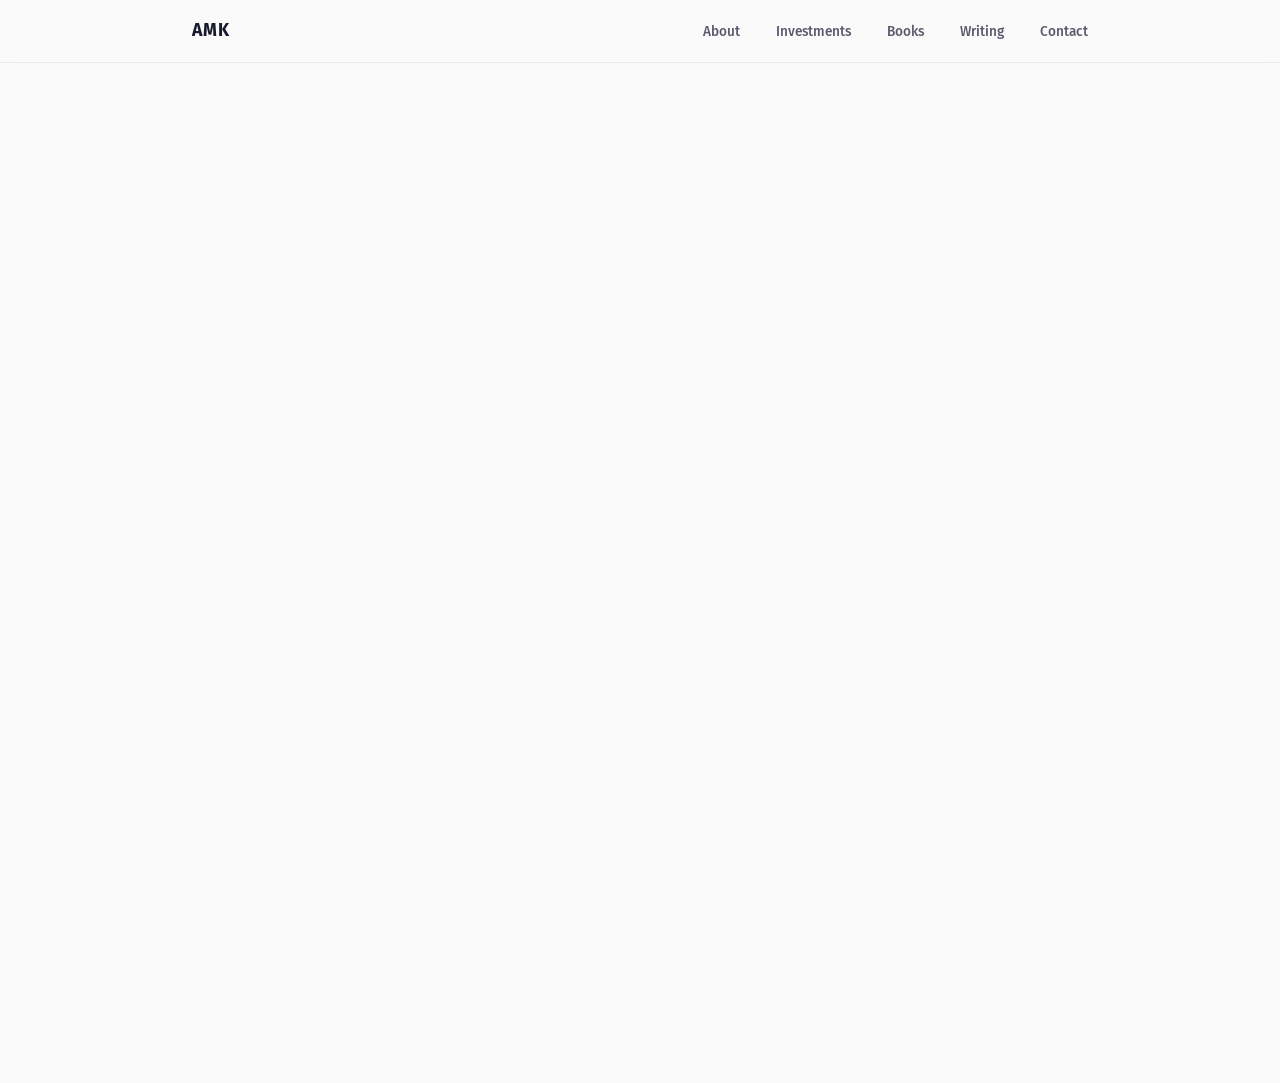
<file: podcasts.html>
<!DOCTYPE html>
<html lang="en">
<head>
    <meta charset="UTF-8">
    <meta name="viewport" content="width=device-width, initial-scale=1.0">
    <title>Podcasts | Ann Miura-Ko</title>
    <meta name="robots" content="noindex, nofollow">
    <link rel="preconnect" href="https://fonts.googleapis.com">
    <link rel="preconnect" href="https://fonts.gstatic.com" crossorigin>
    <link href="https://fonts.googleapis.com/css2?family=Fira+Sans:wght@300;400;500;600;700&display=swap" rel="stylesheet">
    <link rel="stylesheet" href="style.css">
    <link rel="icon" type="image/png" href="favicon.png">
    <style>
    /* Scoped to this page. The .book-* grid is built around cover images, which
       episodes do not have, so these cards are their own thing — but they use
       the site's variables so they read as part of the same design. */
    .pod-list { max-width: 760px; margin: 0 auto; }
    .pod-card {
        background: var(--color-card-bg);
        border: 1px solid var(--color-border);
        border-radius: 10px;
        padding: 22px 24px;
        margin-bottom: 16px;
        transition: border-color .2s ease, transform .2s ease;
    }
    .pod-card:hover { border-color: var(--color-accent-hover); transform: translateY(-2px); }
    .pod-show {
        font-size: .72rem; font-weight: 600; text-transform: uppercase;
        letter-spacing: .09em; color: var(--color-tag-text);
    }
    .pod-title {
        font-size: 1.06rem; font-weight: 600; line-height: 1.35;
        margin: 6px 0 10px; color: var(--color-text);
    }
    .pod-note {
        color: var(--color-text-light); font-size: .95rem;
        line-height: 1.65; margin: 0 0 14px;
    }
    .pod-foot { display: flex; gap: 16px; align-items: center; flex-wrap: wrap; }
    .pod-dur { font-size: .82rem; color: var(--color-text-light); }
    .pod-link {
        font-size: .88rem; font-weight: 600; color: var(--color-tag-text);
        text-decoration: none;
    }
    .pod-link:hover { text-decoration: underline; }
    .pod-empty { text-align: center; color: var(--color-text-light); padding: 60px 0; }
    </style>
</head>
<body>

    <nav class="top-nav">
        <div class="container">
            <a href="index.html" class="nav-brand">AMK</a>
            <div class="nav-links">
                <a href="about.html">About</a>
                <a href="investments.html">Investments</a>
                <a href="books.html">Books</a>
                <a href="writing.html">Writing</a>
                <a href="index.html#contact">Contact</a>
            </div>
        </div>
    </nav>

    <header class="page-header">
        <div class="container">
            <h1 class="fade-in">Podcasts</h1>
            <p class="page-subtitle fade-in">Episodes worth your time on how people actually use AI.</p>
        </div>
    </header>

    <section class="page-books">
        <div class="container">
            <div class="pod-list" id="pod-grid"></div>
        </div>
    </section>

<script>
// Rendered from a sibling JSON file, same as books.html, so the list can be
// edited without touching markup.
function esc(s){ const d=document.createElement('div'); d.textContent = s==null?'':s; return d.innerHTML; }
fetch('podcasts.json').then(r=>r.json()).then(rows=>{
  const g = document.getElementById('pod-grid');
  if(!rows.length){ g.innerHTML = '<p class="pod-empty">Nothing here yet.</p>'; return; }
  g.innerHTML = rows.map(p=>`
    <div class="pod-card fade-in">
      <div class="pod-show">${esc(p.show)}</div>
      <div class="pod-title">${esc(p.title)}</div>
      <p class="pod-note">${esc(p.note)}</p>
      <div class="pod-foot">
        <a class="pod-link" href="${esc(p.url)}" target="_blank" rel="noopener">Listen &rarr;</a>
        <span class="pod-dur">${esc(p.duration)}</span>
      </div>
    </div>`).join('');
}).catch(()=>{
  document.getElementById('pod-grid').innerHTML = '<p class="pod-empty">Nothing here yet.</p>';
});
</script>
</body>
</html>
</file>
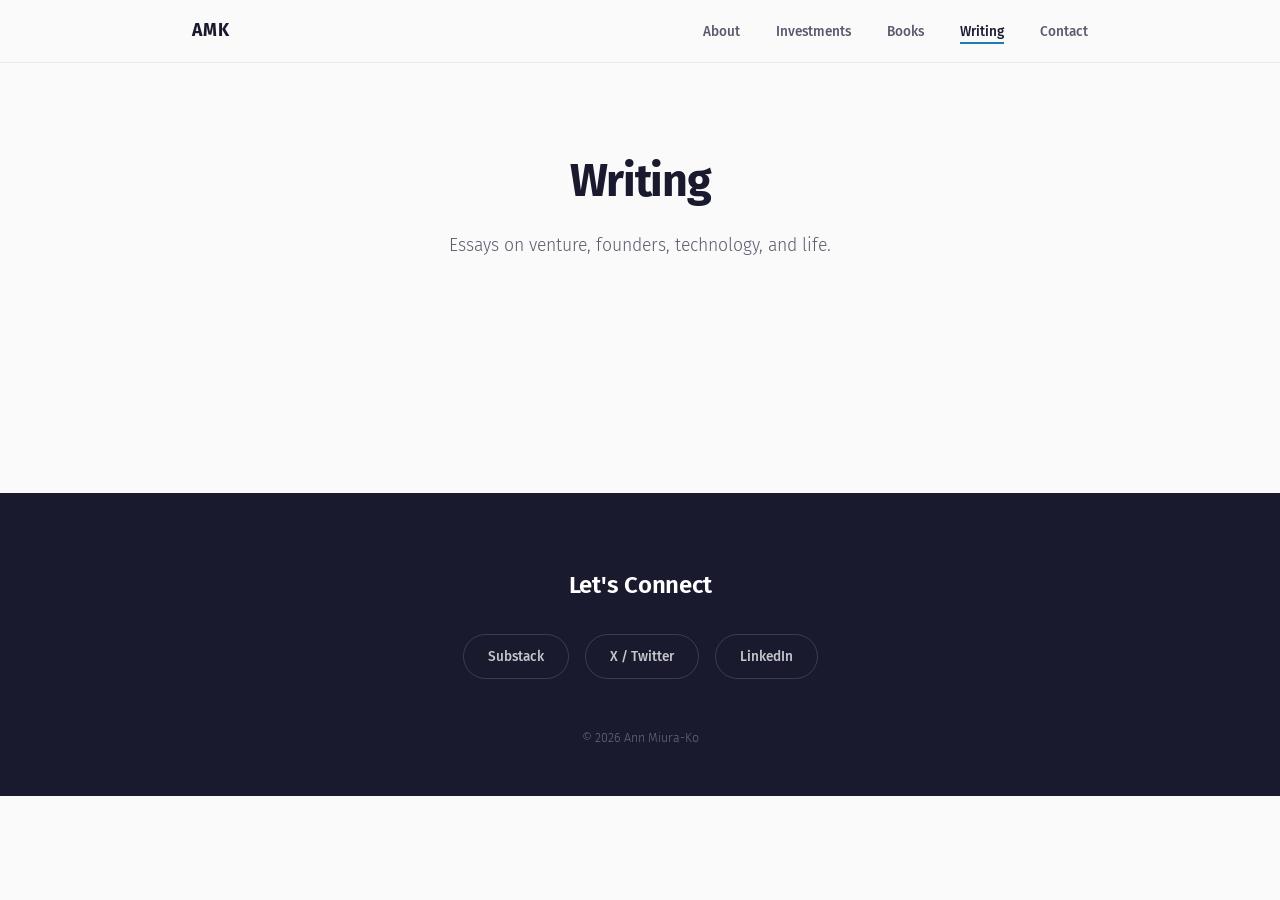
<file: writing.html>
<!DOCTYPE html>
<html lang="en">
<head>
    <meta charset="UTF-8">
    <meta name="viewport" content="width=device-width, initial-scale=1.0">
    <title>Writing | Ann Miura-Ko</title>
    <link rel="preconnect" href="https://fonts.googleapis.com">
    <link rel="preconnect" href="https://fonts.gstatic.com" crossorigin>
    <link href="https://fonts.googleapis.com/css2?family=Fira+Sans:wght@300;400;500;600;700&display=swap" rel="stylesheet">
    <link rel="stylesheet" href="style.css">
    <link rel="icon" type="image/png" href="favicon.png">
</head>
<body>

    <nav class="top-nav">
        <div class="container">
            <a href="index.html" class="nav-brand">AMK</a>
            <div class="nav-links">
                <a href="about.html">About</a>
                <a href="investments.html">Investments</a>
                <a href="books.html">Books</a>
                <a href="writing.html" class="active">Writing</a>
                <a href="index.html#contact">Contact</a>
            </div>
        </div>
    </nav>

    <header class="page-header">
        <div class="container">
            <h1 class="fade-in">Writing</h1>
            <p class="page-subtitle fade-in">Essays on venture, founders, technology, and life.</p>
        </div>
    </header>

    <section class="posts page-posts">
        <div class="container">
            <div class="posts-grid" id="posts-grid"></div>
        </div>
    </section>

    <footer>
        <div class="container">
            <div class="footer-content fade-in">
                <h2>Let's Connect</h2>
                <div class="social-links">
                    <a href="https://annimaniac.substack.com" target="_blank">Substack</a>
                    <a href="https://twitter.com/annimaniac" target="_blank">X / Twitter</a>
                    <a href="https://www.linkedin.com/in/amiura/" target="_blank">LinkedIn</a>
                </div>
                <p class="copyright">&copy; 2026 Ann Miura-Ko</p>
            </div>
        </div>
    </footer>

    <script>
        const observer = new IntersectionObserver((entries) => {
            entries.forEach((entry, index) => {
                if (entry.isIntersecting) {
                    setTimeout(() => entry.target.classList.add('visible'), index * 80);
                    observer.unobserve(entry.target);
                }
            });
        }, { threshold: 0.1 });
        document.querySelectorAll('.fade-in').forEach(el => observer.observe(el));

        // Load all posts from Substack RSS
        const FEED_URL = 'https://api.rss2json.com/v1/api.json?rss_url=https%3A%2F%2Fannimaniac.substack.com%2Ffeed';
        const postsGrid = document.getElementById('posts-grid');

        function extractImage(html) {
            const m = html.match(/<img[^>]+src="([^"]+)"/);
            return m ? m[1] : null;
        }

        function extractExcerpt(html, len) {
            const text = html.replace(/<[^>]+>/g, '').replace(/\s+/g, ' ').trim();
            return text.length > len ? text.substring(0, len).replace(/\s\S*$/, '') + '…' : text;
        }

        fetch(FEED_URL)
            .then(r => r.json())
            .then(data => {
                data.items.forEach(item => {
                    const img = item.thumbnail || extractImage(item.content || item.description) || '';
                    const excerpt = extractExcerpt(item.content || item.description || '', 500);
                    const tag = (item.categories && item.categories[0]) || '';

                    const article = document.createElement('article');
                    article.className = 'post-card fade-in';
                    article.innerHTML = `
                        <div class="post-image">
                            <img src="${img}" alt="${item.title}">
                        </div>
                        <div class="post-content">
                            ${tag ? `<span class="post-tag">${tag}</span>` : ''}
                            <h3>${item.title}</h3>
                            <p>${excerpt}</p>
                            <a href="${item.link}" target="_blank" class="read-more">Read More &rarr;</a>
                        </div>
                    `;
                    postsGrid.appendChild(article);
                });
                postsGrid.querySelectorAll('.fade-in').forEach(el => observer.observe(el));
            });
    </script>

</body>
</html>
</file>
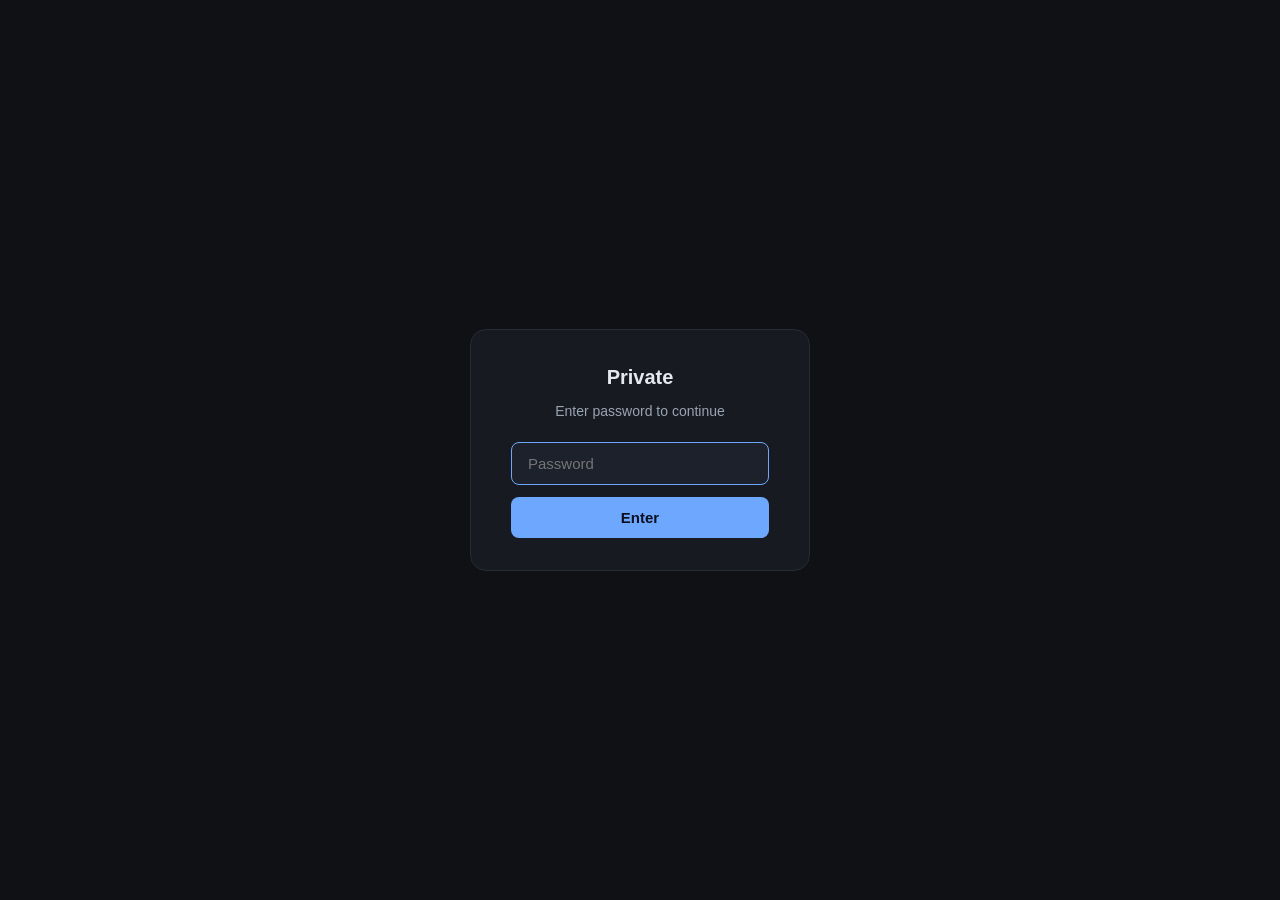
<file: aaron/essays.html>
<!doctype html><html lang="en"><head><meta charset="utf-8">
<meta name="viewport" content="width=device-width, initial-scale=1">
<link rel="icon" href="data:image/svg+xml,<svg xmlns='http://www.w3.org/2000/svg' viewBox='0 0 100 100'><text y='.9em' font-size='90'>🧑🏻‍🎓</text></svg>">
<title>🧑🏻‍🎓 Aaron — Essays</title>
<style>
:root{--bg:#0f1115;--card:#171a21;--ink:#e7e9ee;--mut:#9aa3b2;--line:#262b36;
--reach:#ef6f6f;--target:#e0b341;--likely:#5fb27a;--accent:#6ea8fe;--good:#3ecf8e;}
*{box-sizing:border-box}body{margin:0;background:var(--bg);color:var(--ink);
font:15px/1.55 -apple-system,BlinkMacSystemFont,"Segoe UI",sans-serif}
.wrap{max-width:1100px;margin:0 auto;padding:0 24px 64px}
nav{position:sticky;top:0;background:rgba(15,17,21,.92);backdrop-filter:blur(8px);
border-bottom:1px solid var(--line);padding:14px 24px;display:flex;gap:8px;z-index:9}
nav .brand{font-weight:700;margin-right:auto;letter-spacing:-.02em}
nav a{color:var(--mut);text-decoration:none;padding:6px 14px;border-radius:8px;font-weight:600;font-size:14px}
nav a.on{background:var(--accent);color:#0b1020}nav a:hover:not(.on){background:#1c212b;color:var(--ink)}
h1{font-size:27px;margin:28px 0 6px;letter-spacing:-.02em}h1 .muted,.muted{color:var(--mut);font-weight:400}
h2{font-size:18px;margin:26px 0 10px}
.sub{color:var(--mut);margin:0 0 8px}
.summary{background:var(--card);border:1px solid var(--line);border-radius:12px;padding:16px 18px;margin:14px 0}
.sumtop{display:flex;justify-content:space-between;align-items:baseline}.sumpct{font-size:24px;font-weight:700;color:var(--good)}
.sumbar{height:10px;background:#2a313d;border-radius:6px;overflow:hidden;margin-top:10px}
.sumbar span{display:block;height:100%;background:linear-gradient(90deg,var(--accent),var(--good));transition:width .6s}
.doc-btn{display:inline-flex;align-items:center;gap:8px;background:var(--accent);color:#0b1020;border:none;
border-radius:8px;padding:10px 18px;font-size:14px;font-weight:700;cursor:pointer;text-decoration:none;margin:16px 0}
.doc-btn:hover{opacity:.9}
.doc-btn svg{width:18px;height:18px}
.egrid{display:grid;grid-template-columns:repeat(auto-fill,minmax(340px,1fr));gap:14px;margin-top:20px}
.scard{background:var(--card);border:1px solid var(--line);border-radius:12px;padding:16px 18px;transition:transform .15s,box-shadow .3s,border-color .3s;cursor:pointer;text-decoration:none;display:block;color:inherit}
.scard:hover{transform:translateY(-2px);border-color:var(--accent)}
.scard-header{display:flex;justify-content:space-between;align-items:center;margin-bottom:10px}
.scard-name{font-size:16px;font-weight:700;color:var(--ink)}
.scard-deadline{font-size:12px;color:var(--mut)}
.scard-essays{margin:0;padding:0;list-style:none}
.scard-essays li{display:flex;justify-content:space-between;align-items:center;padding:6px 0;border-top:1px solid var(--line);font-size:13px;gap:8px}
.scard-essays li:first-child{border-top:none;padding-top:0}
.eprompt{color:var(--ink);flex:1;min-width:0}
.badge{font-size:10px;font-weight:700;padding:3px 8px;border-radius:12px;cursor:pointer;transition:all .15s;user-select:none;white-space:nowrap;text-transform:uppercase;letter-spacing:.5px}
.badge:hover{opacity:.8}
.brief{font-size:10px;font-weight:700;padding:3px 8px;border-radius:12px;cursor:pointer;white-space:nowrap;text-transform:uppercase;letter-spacing:.5px;background:#1d2f45;color:#7fb6ef;transition:all .15s}
.brief:hover{background:#26415f;color:#a8d0ff}
.badge.st-none{background:#2a313d;color:var(--mut)}
.badge.st-drafting{background:#3a3320;color:var(--target)}
.badge.st-finished{background:#13402c;color:var(--good)}
.badge.st-na{background:#21262f;color:var(--mut);cursor:default}
.scard-footer{margin-top:10px;padding-top:10px;border-top:1px solid var(--line);display:flex;justify-content:space-between;align-items:center;flex-wrap:wrap;gap:8px}
.scard-status{font-size:11px;color:var(--mut)}
/* auth modal */
.auth-overlay{position:fixed;inset:0;background:var(--bg);z-index:1000;display:flex;align-items:center;justify-content:center}
.auth-box{background:var(--card);border:1px solid var(--line);border-radius:16px;padding:32px 40px;text-align:center;max-width:340px}
.auth-box h2{margin:0 0 8px;font-size:20px}.auth-box p{color:var(--mut);margin:0 0 20px;font-size:14px}
.auth-box input{width:100%;padding:12px 16px;border:1px solid var(--line);border-radius:8px;background:#1c212b;color:var(--ink);font-size:15px;margin-bottom:12px}
.auth-box input:focus{outline:none;border-color:var(--accent)}
.auth-box button{width:100%;padding:12px;border:none;border-radius:8px;background:var(--accent);color:#0b1020;font-weight:700;font-size:15px;cursor:pointer}
.auth-box button:hover{opacity:.9}
.auth-box .error{color:var(--reach);font-size:13px;margin-top:8px;display:none}
.content-hidden{display:none}
.legend{display:flex;gap:16px;flex-wrap:wrap;margin:12px 0;font-size:12px;color:var(--mut)}
.legend-item{display:flex;align-items:center;gap:6px}
</style></head><body>
<div class="auth-overlay" id="auth-overlay">
  <div class="auth-box">
    <h2>Private</h2>
    <p>Enter password to continue</p>
    <form id="auth-form">
      <input type="password" id="auth-pass" placeholder="Password" autocomplete="off" autofocus>
      <button type="submit">Enter</button>
      <p class="error" id="auth-error">Incorrect password</p>
    </form>
  </div>
</div>
<div id="main-content" class="content-hidden">
<nav><span class="brand">Aaron · College</span><a href="index.html" class="">Dashboard</a><a href="weekly.html" class="">Weekly</a><a href="essays.html" class="on">Essays</a></nav>
<div class="wrap">
  <h1>Essays <span class="muted">— track your progress</span></h1>
  <div class="summary">
    <div class="sumtop"><span><b id="done-count">0</b> of <b id="total-count">0</b> essays complete</span><span class="sumpct" id="pct">0%</span></div>
    <div class="sumbar"><span id="pct-bar" style="width:0%"></span></div>
  </div>

  <div style="display:flex;align-items:center;gap:16px;flex-wrap:wrap;margin:16px 0">
    <a href="https://docs.google.com/document/d/171cgibwz1reqzH23iTpDQInRl2MOO6BkmXz8MKowpJ0/edit" target="_blank" class="doc-btn" style="margin:0">
      <svg viewBox="0 0 24 24" fill="none" stroke="currentColor" stroke-width="2"><path d="M14 2H6a2 2 0 0 0-2 2v16a2 2 0 0 0 2 2h12a2 2 0 0 0 2-2V8z"/><polyline points="14 2 14 8 20 8"/><line x1="16" y1="13" x2="8" y2="13"/><line x1="16" y1="17" x2="8" y2="17"/></svg>
      Open Master Essay Doc
    </a>
    <label style="font-size:13px;color:var(--mut);display:flex;align-items:center;gap:6px">
      Aaron last worked on:
      <input type="date" id="global-last-edit" style="background:var(--card);border:1px solid var(--line);border-radius:6px;padding:4px 8px;color:var(--ink);font-size:13px">
    </label>
  </div>

  <div class="legend">
    <div class="legend-item"><span class="badge st-none">Not started</span> No content yet</div>
    <div class="legend-item"><span class="badge st-drafting">Drafting</span> In progress</div>
    <div class="legend-item"><span class="badge st-finished">Done</span> Ready to submit</div>
  </div>
  <p class="sub">Click status badges to update. Track last edit dates per school.</p>

  <div class="egrid" id="essays-grid"></div>
</div>
</div>
<script>
// Password auth
const AUTH_HASH = '346ecd6ee37bc648468530e4eb4a839f7edbc7a6209b717a517061f785b37b15';
async function hashPass(pass) {
    const data = new TextEncoder().encode(pass);
    const buf = await crypto.subtle.digest('SHA-256', data);
    return Array.from(new Uint8Array(buf)).map(b => b.toString(16).padStart(2, '0')).join('');
}
function unlock() {
    document.getElementById('auth-overlay').style.display = 'none';
    document.getElementById('main-content').classList.remove('content-hidden');
}
if (sessionStorage.getItem('aaron-auth') === 'true') { unlock(); }
document.getElementById('auth-form').addEventListener('submit', async (e) => {
    e.preventDefault();
    const pass = document.getElementById('auth-pass').value;
    const hash = await hashPass(pass);
    if (hash === AUTH_HASH) {
        sessionStorage.setItem('aaron-auth', 'true');
        unlock();
    } else {
        document.getElementById('auth-error').style.display = 'block';
    }
});

// Essay data - each school links to its tab in the master doc
const MASTER_DOC = "https://docs.google.com/document/d/171cgibwz1reqzH23iTpDQInRl2MOO6BkmXz8MKowpJ0/edit";

const essaysData = {
  "Common App": {
    deadline: "All schools",
    section: "Personal Statement",
    tabId: "t.qu0ej7l9pgad",
    lastEdited: "",
    essays: [
      { id: "common-ps", prompt: "Personal statement (650 words)", status: "drafting" }
    ]
  },
  "Yale": {
    deadline: "Nov 1 (REA)",
    section: "Yale Supplemental",
    tabId: "t.0",
    lastEdited: "",
    essays: [
      { id: "yale-academic", prompt: "Academic interest essay (200 words)", status: "drafting" },
      { id: "yale-st1", prompt: "Short take #1 — teach/write/create", status: "drafting" },
      { id: "yale-st2", prompt: "Short take #2 — grow in college", status: "drafting" },
      { id: "yale-st3", prompt: "Short take #3 — not elsewhere", status: "drafting" },
      { id: "yale-community", prompt: "400-word essay — Option 1, canvassing", status: "drafting", brief: "https://claude.ai/code/artifact/2b196712-0920-4de7-ab82-5b9732896ca3" }
    ]
  },
  "UC System": {
    deadline: "Nov 30",
    section: "UC application",
    tabId: "t.jp9qcot59m8d",
    lastEdited: "",
    essays: [
      { id: "uc-piq1", prompt: "PIQ #1 — Leadership", status: "none" },
      { id: "uc-piq5", prompt: "PIQ #5 — Significant Challenge", status: "none" },
      { id: "uc-piq6", prompt: "PIQ #6 — Academic Subject", status: "drafting" },
      { id: "uc-piq8", prompt: "PIQ #8 — What Sets You Apart", status: "none" }
    ]
  },
  "University of Wisconsin-Madison": {
    deadline: "Nov 1 (EA)",
    section: "University of Wisconsin",
    tabId: "t.2ey8yx8w6wxy",
    lastEdited: "",
    essays: [
      { id: "wisc-why", prompt: "Why UW / Why major (650 words)", status: "none" },
      { id: "wisc-personal", prompt: "Personal essay (650 words)", status: "none" }
    ]
  },
  "University of Florida": {
    deadline: "Nov 1 (EA)",
    section: "University of Florida",
    tabId: "t.cnn6ncpd8jl0",
    lastEdited: "",
    essays: [
      { id: "uf-commitment", prompt: "Most meaningful commitment (250 words)", status: "none" }
    ]
  },
  "BYU": {
    deadline: "Nov 1 (Priority)",
    section: "BYU",
    tabId: "t.6qkgruem41xo",
    lastEdited: "",
    essays: [
      { id: "byu-e1", prompt: "Lose track of time (1500 chars)", status: "none" },
      { id: "byu-e2", prompt: "Community needs (1500 chars)", status: "none" },
      { id: "byu-e3", prompt: "Efforts fell short (2000 chars)", status: "none" },
      { id: "byu-e4", prompt: "Your story (1500 chars)", status: "none" },
      { id: "byu-e5", prompt: "Spiritually strengthening (1500 chars)", status: "none" }
    ]
  },
  "Northeastern": {
    deadline: "Jan 1 (RD)",
    section: null,
    tabId: null,
    lastEdited: "",
    essays: [
      { id: "neu-none", prompt: "No supplement required", status: "na" }
    ]
  },
  "Boston College": {
    deadline: "Jan 2 (ED2/RD)",
    section: "Boston College",
    tabId: "t.qchl95jysn2z",
    lastEdited: "",
    essays: [
      { id: "bc-supp", prompt: "Choose 1 of 4 prompts (400 words)", status: "none" }
    ]
  },
  "George Washington": {
    deadline: "Jan 5 (RD)",
    section: "George Washington",
    tabId: "t.3pz8ni23d2zn",
    lastEdited: "",
    essays: [
      { id: "gw-supp", prompt: "Supplement — prompts TBD", status: "none" }
    ]
  },
  "Boston University": {
    deadline: "Jan 6 (RD)",
    section: "Boston University",
    tabId: "t.9ai29s22iokm",
    lastEdited: "",
    essays: [
      { id: "bu-supp", prompt: "What about being a student at BU most excites you? (300 words)", status: "none", brief: "https://claude.ai/code/artifact/1d2c8db2-f7f5-4ade-bee7-9ad8eec29abe" }
    ]
  },
  "Santa Clara": {
    deadline: "Jan 7 (RD)",
    section: "Santa Clara",
    tabId: "t.n9u4sdipmbw7",
    lastEdited: "",
    essays: [
      { id: "scu-e1", prompt: "People/places/events (300 words)", status: "none" },
      { id: "scu-e2", prompt: "Ethical dilemma (300 words)", status: "none" },
      { id: "scu-why", prompt: "Why this major (50 words)", status: "none" }
    ]
  },
  "Villanova": {
    deadline: "Jan 15 (RD)",
    section: "Villanova",
    tabId: "t.bmlc55qqvkvw",
    lastEdited: "",
    essays: [
      { id: "nova-supp", prompt: "Choose 1 of 5 prompts (~250 words)", status: "none" }
    ]
  },
  "University of Washington": {
    deadline: "Nov 15 (RD)",
    section: "University of Washington",
    tabId: "t.h4xv8dv7cjet",
    lastEdited: "",
    essays: [
      { id: "uw-essays", prompt: "Essays — own application, TBD", status: "none" }
    ]
  },
  "Lehigh": {
    deadline: "Jan 1 (RD)",
    section: "Lehigh",
    tabId: "t.bl8m4yv3pk0s",
    lastEdited: "",
    essays: [
      { id: "lehigh-why", prompt: "Why Lehigh (~200 words)", status: "none" },
      { id: "lehigh-celebrate", prompt: "Personal celebration (~200 words)", status: "none" }
    ]
  }
};

// Load saved data from localStorage
function loadSavedData() {
  const saved = localStorage.getItem('aaron-essay-data-v4');
  if (saved) {
    const data = JSON.parse(saved);
    for (const school in essaysData) {
      if (data[school]) {
        if (data[school].lastEdited) {
          essaysData[school].lastEdited = data[school].lastEdited;
        }
        for (const essay of essaysData[school].essays) {
          if (data[school].essays && data[school].essays[essay.id]) {
            essay.status = data[school].essays[essay.id];
          }
        }
      }
    }
  }
}

// Save data to localStorage
function saveData() {
  const data = {};
  for (const school in essaysData) {
    data[school] = {
      lastEdited: essaysData[school].lastEdited,
      essays: {}
    };
    for (const essay of essaysData[school].essays) {
      data[school].essays[essay.id] = essay.status;
    }
  }
  localStorage.setItem('aaron-essay-data-v4', JSON.stringify(data));
}

// Cycle status
function cycleStatus(essayId) {
  for (const school in essaysData) {
    for (const essay of essaysData[school].essays) {
      if (essay.id === essayId && essay.status !== 'na') {
        if (essay.status === 'none') essay.status = 'drafting';
        else if (essay.status === 'drafting') essay.status = 'finished';
        else if (essay.status === 'finished') essay.status = 'none';
        saveData();
        renderCards();
        return;
      }
    }
  }
}

// Get badge HTML
function getBadgeHtml(status, essayId) {
  const labels = { none: 'Not started', drafting: 'Drafting', finished: 'Done', na: 'N/A' };
  const classes = { none: 'st-none', drafting: 'st-drafting', finished: 'st-finished', na: 'st-na' };
  return `<span class="badge ${classes[status]}" data-essay="${essayId}">${labels[status]}</span>`;
}

// Count essays
function countEssays() {
  let total = 0, done = 0;
  for (const school in essaysData) {
    for (const essay of essaysData[school].essays) {
      if (essay.status !== 'na') {
        total++;
        if (essay.status === 'finished') done++;
      }
    }
  }
  return { total, done };
}

// Update summary
function updateSummary() {
  const { total, done } = countEssays();
  document.getElementById('done-count').textContent = done;
  document.getElementById('total-count').textContent = total;
  const pct = total > 0 ? Math.round((done / total) * 100) : 0;
  document.getElementById('pct').textContent = pct + '%';
  document.getElementById('pct-bar').style.width = pct + '%';
}

// Render school cards
function renderCards() {
  const grid = document.getElementById('essays-grid');
  grid.innerHTML = '';

  // Sort by deadline
  const schoolOrder = Object.keys(essaysData).sort((a, b) => {
    const deadlines = {
      'Nov 1': 1, 'Nov 15': 2, 'Nov 30': 3,
      'Jan 1': 4, 'Jan 2': 5, 'Jan 5': 6, 'Jan 6': 7, 'Jan 7': 8, 'Jan 15': 9,
      'All schools': 0
    };
    const getOrder = (s) => {
      const d = essaysData[s].deadline;
      for (const key in deadlines) {
        if (d.includes(key)) return deadlines[key];
      }
      return 99;
    };
    return getOrder(a) - getOrder(b);
  });

  document.addEventListener('click', (ev) => {
    const chip = ev.target.closest('.brief');
    if (!chip) return;
    ev.preventDefault();
    ev.stopPropagation();
    window.open(chip.dataset.href, '_blank', 'noopener');
  });

  for (const school of schoolOrder) {
    const data = essaysData[school];
    const card = document.createElement('a');
    card.className = 'scard';
    if (data.tabId) {
      card.href = `${MASTER_DOC}?tab=${data.tabId}`;
      card.target = '_blank';
    } else {
      card.style.cursor = 'default';
    }

    const schoolEssays = data.essays.filter(e => e.status !== 'na');
    const finishedCount = schoolEssays.filter(e => e.status === 'finished').length;
    const draftingCount = schoolEssays.filter(e => e.status === 'drafting').length;
    const noneCount = schoolEssays.filter(e => e.status === 'none').length;

    let statusText = '';
    if (schoolEssays.length === 0) {
      statusText = 'No essays required';
    } else if (finishedCount === schoolEssays.length) {
      statusText = '✓ All complete';
    } else {
      const parts = [];
      if (finishedCount > 0) parts.push(`${finishedCount} done`);
      if (draftingCount > 0) parts.push(`${draftingCount} drafting`);
      if (noneCount > 0) parts.push(`${noneCount} not started`);
      statusText = parts.join(' · ');
    }

    let essaysList = data.essays.map(e =>
      `<li><span class="eprompt">${e.prompt}</span>${e.brief ? `<span class="brief" data-href="${e.brief}" title="Open the essay brief">Brief \u2197</span>` : ''}${getBadgeHtml(e.status, e.id)}</li>`
    ).join('');

    card.innerHTML = `
      <div class="scard-header">
        <span class="scard-name">${school}</span>
        <span class="scard-deadline">${data.deadline}</span>
      </div>
      <ul class="scard-essays">${essaysList}</ul>
      <div class="scard-footer">
        <span class="scard-status">${statusText}</span>
      </div>
    `;

    grid.appendChild(card);
  }

  // Add click handlers for badges (prevent navigation)
  document.querySelectorAll('.badge:not(.st-na)').forEach(badge => {
    badge.addEventListener('click', (e) => {
      e.preventDefault();
      e.stopPropagation();
      cycleStatus(badge.dataset.essay);
    });
  });

  updateSummary();
}

// Initialize
loadSavedData();
renderCards();

// Global last-edit date
const globalEditInput = document.getElementById('global-last-edit');
const savedGlobalDate = localStorage.getItem('aaron-essay-global-date');
if (savedGlobalDate) globalEditInput.value = savedGlobalDate;
globalEditInput.addEventListener('change', () => {
  localStorage.setItem('aaron-essay-global-date', globalEditInput.value);
});
</script></body></html>
</file>
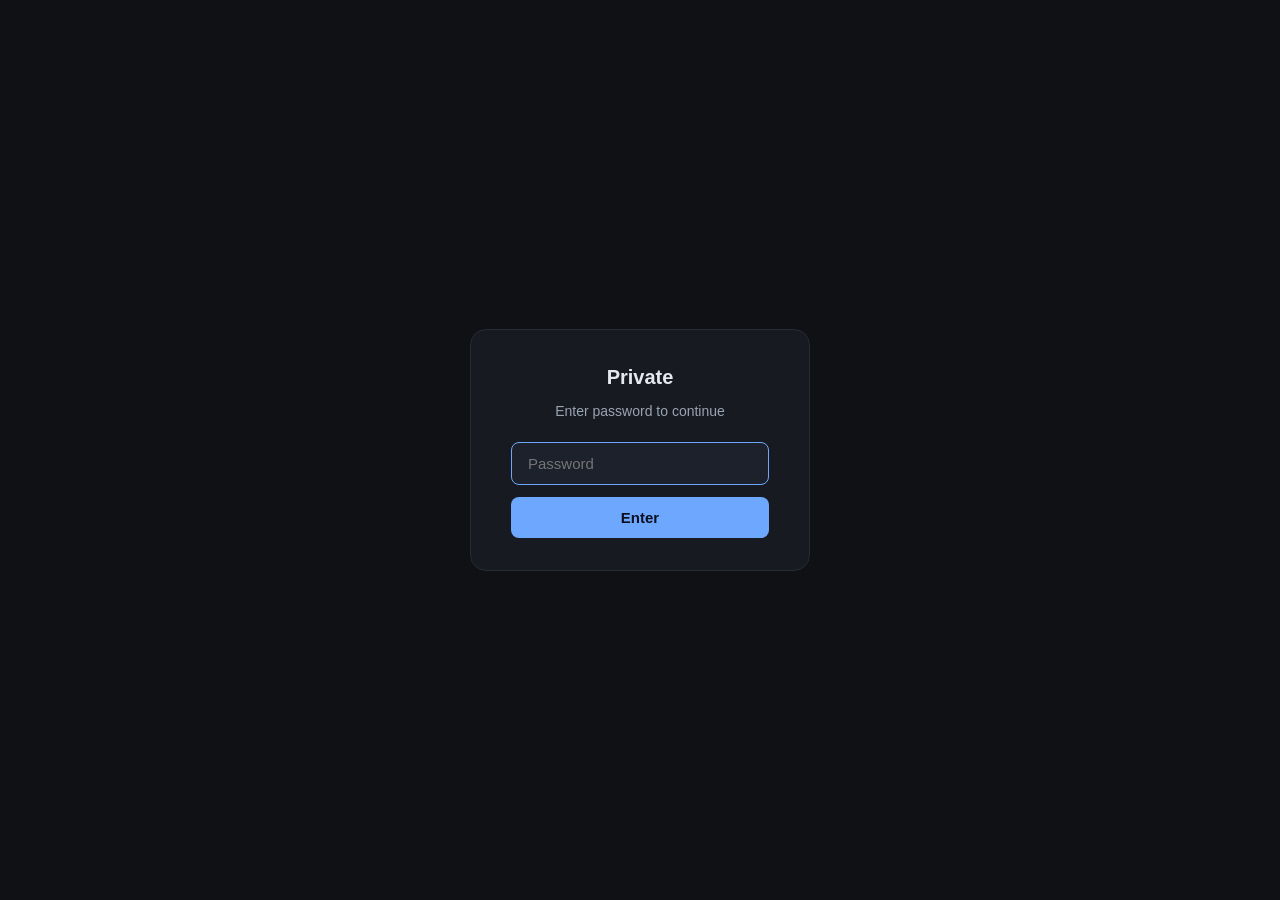
<file: aaron/weekly.html>
<!doctype html><html lang="en"><head><meta charset="utf-8">
<meta name="viewport" content="width=device-width, initial-scale=1">
<link rel="icon" href="data:image/svg+xml,<svg xmlns='http://www.w3.org/2000/svg' viewBox='0 0 100 100'><text y='.9em' font-size='90'>🧑🏻‍🎓</text></svg>">
<title>🧑🏻‍🎓 Aaron — Weekly</title>
<style>
:root{--bg:#0f1115;--card:#171a21;--ink:#e7e9ee;--mut:#9aa3b2;--line:#262b36;
--reach:#ef6f6f;--target:#e0b341;--likely:#5fb27a;--accent:#6ea8fe;--good:#3ecf8e;}
*{box-sizing:border-box}body{margin:0;background:var(--bg);color:var(--ink);
font:15px/1.55 -apple-system,BlinkMacSystemFont,"Segoe UI",sans-serif}
.wrap{max-width:800px;margin:0 auto;padding:0 24px 64px}
nav{position:sticky;top:0;background:rgba(15,17,21,.92);backdrop-filter:blur(8px);
border-bottom:1px solid var(--line);padding:14px 24px;display:flex;gap:8px;z-index:9}
nav .brand{font-weight:700;margin-right:auto;letter-spacing:-.02em}
nav a{color:var(--mut);text-decoration:none;padding:6px 14px;border-radius:8px;font-weight:600;font-size:14px}
nav a.on{background:var(--accent);color:#0b1020}nav a:hover:not(.on){background:#1c212b;color:var(--ink)}
h1{font-size:27px;margin:28px 0 6px;letter-spacing:-.02em}h1 .muted,.muted{color:var(--mut);font-weight:400}
h2{font-size:18px;margin:26px 0 10px}
.sub{color:var(--mut);margin:0 0 16px;font-size:14px}
.block{background:var(--card);border:1px solid var(--line);border-radius:12px;padding:16px 18px;margin:14px 0}
.block h2{margin:0 0 12px;font-size:15px;display:flex;align-items:center;gap:8px}
.block.alert{border-color:#5a2d2d;background:#1f1517}
.block.alert h2{color:var(--reach)}
.block.good{border-color:#28402f}
.empty{color:var(--mut);margin:2px 0;font-size:14px}
/* Task list */
.task-list{margin:0;padding:0;list-style:none}
.task-item{display:flex;align-items:flex-start;gap:12px;padding:10px 0;border-bottom:1px solid var(--line)}
.task-item:last-child{border-bottom:none}
.task-checkbox{width:20px;height:20px;border:2px solid var(--line);border-radius:5px;cursor:pointer;
flex-shrink:0;display:flex;align-items:center;justify-content:center;margin-top:2px;transition:all .2s}
.task-checkbox:hover{border-color:var(--accent)}
.task-checkbox.checked{background:var(--good);border-color:var(--good)}
.task-checkbox.checked svg{opacity:1}
.task-checkbox svg{width:12px;height:12px;stroke:white;stroke-width:3;fill:none;opacity:0;transition:opacity .2s}
.task-content{flex:1;min-width:0}
.task-text{font-size:14px;line-height:1.5}
.task-text.done{text-decoration:line-through;opacity:.5}
.task-meta{font-size:12px;color:var(--mut);margin-top:2px}
.task-due{color:var(--target)}
.task-overdue{color:var(--reach);font-weight:600}
.task-actions{display:flex;gap:6px;flex-shrink:0}
.task-btn{background:#1c212b;border:1px solid var(--line);border-radius:6px;padding:4px 10px;
font-size:11px;color:var(--mut);cursor:pointer;transition:all .15s}
.task-btn:hover{background:#262b36;color:var(--ink)}
.task-btn.delete{color:var(--reach)}
.task-btn.delete:hover{background:#2a1f1f;border-color:#5a2d2d}
/* Add button */
.add-btn{display:flex;align-items:center;gap:6px;background:var(--accent);color:#0b1020;border:none;
border-radius:8px;padding:8px 16px;font-size:13px;font-weight:700;cursor:pointer;margin-top:12px}
.add-btn:hover{opacity:.9}
/* Modal */
.modal-overlay{position:fixed;inset:0;background:rgba(0,0,0,.7);z-index:100;display:none;align-items:center;justify-content:center}
.modal-overlay.active{display:flex}
.modal{background:var(--card);border:1px solid var(--line);border-radius:16px;padding:24px;width:90%;max-width:400px}
.modal h3{margin:0 0 16px;font-size:18px}
.modal-input{width:100%;padding:12px;border:1px solid var(--line);border-radius:8px;background:#1c212b;color:var(--ink);font-size:14px;margin-bottom:12px}
.modal-input:focus{outline:none;border-color:var(--accent)}
.modal-row{display:flex;gap:12px;margin-bottom:12px}
.modal-row label{font-size:13px;color:var(--mut);display:block;margin-bottom:4px}
.modal-row input[type="date"]{flex:1;padding:10px;border:1px solid var(--line);border-radius:8px;background:#1c212b;color:var(--ink);font-size:14px}
.modal-row input[type="date"]:focus{outline:none;border-color:var(--accent)}
.modal-actions{display:flex;gap:10px;justify-content:flex-end;margin-top:16px}
.modal-btn{padding:10px 20px;border-radius:8px;font-size:14px;font-weight:600;cursor:pointer;border:none}
.modal-btn.primary{background:var(--accent);color:#0b1020}
.modal-btn.secondary{background:#1c212b;color:var(--ink);border:1px solid var(--line)}
.modal-btn:hover{opacity:.9}
/* Dates table */
table.grid{width:100%;border-collapse:collapse;font-size:13px;background:var(--card);border-radius:10px;overflow:hidden;margin:8px 0}
.grid th{text-align:left;padding:9px 10px;background:#1c212b;color:var(--mut);border-bottom:1px solid var(--line)}
.grid td{padding:9px 10px;border-bottom:1px solid var(--line);vertical-align:middle}
.grid tr:last-child td{border-bottom:0}.grid tbody tr:hover{background:#1b2029}
.dates .dt{color:var(--mut);white-space:nowrap;width:160px}
/* auth modal */
.auth-overlay{position:fixed;inset:0;background:var(--bg);z-index:1000;display:flex;align-items:center;justify-content:center}
.auth-box{background:var(--card);border:1px solid var(--line);border-radius:16px;padding:32px 40px;text-align:center;max-width:340px}
.auth-box h2{margin:0 0 8px;font-size:20px}.auth-box p{color:var(--mut);margin:0 0 20px;font-size:14px}
.auth-box input{width:100%;padding:12px 16px;border:1px solid var(--line);border-radius:8px;background:#1c212b;color:var(--ink);font-size:15px;margin-bottom:12px}
.auth-box input:focus{outline:none;border-color:var(--accent)}
.auth-box button{width:100%;padding:12px;border:none;border-radius:8px;background:var(--accent);color:#0b1020;font-weight:700;font-size:15px;cursor:pointer}
.auth-box button:hover{opacity:.9}
.auth-box .error{color:var(--reach);font-size:13px;margin-top:8px;display:none}
.content-hidden{display:none}
</style></head><body>
<div class="auth-overlay" id="auth-overlay">
  <div class="auth-box">
    <h2>Private</h2>
    <p>Enter password to continue</p>
    <form id="auth-form">
      <input type="password" id="auth-pass" placeholder="Password" autocomplete="off" autofocus>
      <button type="submit">Enter</button>
      <p class="error" id="auth-error">Incorrect password</p>
    </form>
  </div>
</div>
<div id="main-content" class="content-hidden">
<nav><span class="brand">Aaron · College</span><a href="index.html" class="">Dashboard</a><a href="weekly.html" class="on">Weekly</a><a href="essays.html" class="">Essays</a></nav>
<div class="wrap">
  <h1>Weekly synopsis</h1>
  <p class="sub">Week of Oct 12 — <strong>finish Yale</strong>. If there is time left: Florida, Wisconsin, BYU. Check items off as you go.</p>

  <!-- Behind / Overdue section -->
  <div class="block alert" id="behind-block" style="display:none">
    <h2>!! Behind</h2>
    <ul class="task-list" id="behind-list"></ul>
  </div>

  <!-- This Week section -->
  <div class="block">
    <h2>This week</h2>
    <ul class="task-list" id="thisweek-list"></ul>
    <button class="add-btn" id="add-task-btn">
      <svg width="14" height="14" viewBox="0 0 24 24" fill="none" stroke="currentColor" stroke-width="2.5"><line x1="12" y1="5" x2="12" y2="19"/><line x1="5" y1="12" x2="19" y2="12"/></svg>
      Add task
    </button>
  </div>

  <!-- Queue section -->
  <div class="block" id="queue-block" style="display:none">
    <h2>Coming up</h2>
    <ul class="task-list" id="queue-list"></ul>
  </div>

  <!-- Done section -->
  <div class="block good" id="done-block" style="display:none">
    <h2>Done</h2>
    <ul class="task-list" id="done-list"></ul>
  </div>

  <!-- Next up dates -->
  <h2>Key dates</h2>
  <table class="grid dates"><tbody>
    <tr><td class="dt">Oct 15, 2026</td><td><strong>UF binding Early Decision</strong> (if used)</td></tr>
    <tr><td class="dt">Oct 17, 2026</td><td>ACT sitting #2</td></tr>
    <tr><td class="dt">Nov 1, 2026</td><td><strong>Yale REA · Wisconsin EA · UF EA</strong></td></tr>
    <tr><td class="dt">Nov 2, 2026</td><td><strong>BYU priority deadline</strong> (final deadline Dec 15)</td></tr>
    <tr><td class="dt">Nov 8, 2026</td><td>UF EA supporting materials due</td></tr>
    <tr><td class="dt">Nov 9, 2026</td><td>Wisconsin EA supporting materials due</td></tr>
    <tr><td class="dt">Nov 15, 2026</td><td>University of Washington</td></tr>
    <tr><td class="dt">Nov 20, 2026</td><td>Self-imposed: all apps submitted</td></tr>
    <tr><td class="dt">Nov 30, 2026</td><td>UC application deadline</td></tr>
  </tbody></table>
</div>
</div>

<!-- Add Task Modal -->
<div class="modal-overlay" id="add-modal">
  <div class="modal">
    <h3>Add task</h3>
    <input type="text" class="modal-input" id="task-input" placeholder="What needs to be done?">
    <div class="modal-row">
      <div style="flex:1">
        <label>Due date (optional)</label>
        <input type="date" id="task-date">
      </div>
    </div>
    <div class="modal-actions">
      <button class="modal-btn secondary" id="cancel-add">Cancel</button>
      <button class="modal-btn primary" id="confirm-add">Add task</button>
    </div>
  </div>
</div>

<!-- Delay Task Modal -->
<div class="modal-overlay" id="delay-modal">
  <div class="modal">
    <h3>Delay task</h3>
    <p style="color:var(--mut);font-size:14px;margin:0 0 16px" id="delay-task-text"></p>
    <div class="modal-row">
      <div style="flex:1">
        <label>New due date</label>
        <input type="date" id="delay-date">
      </div>
    </div>
    <div class="modal-actions">
      <button class="modal-btn secondary" id="cancel-delay">Cancel</button>
      <button class="modal-btn primary" id="confirm-delay">Delay</button>
    </div>
  </div>
</div>

<script>
// Password auth
const AUTH_HASH = '346ecd6ee37bc648468530e4eb4a839f7edbc7a6209b717a517061f785b37b15';
async function hashPass(pass) {
    const data = new TextEncoder().encode(pass);
    const buf = await crypto.subtle.digest('SHA-256', data);
    return Array.from(new Uint8Array(buf)).map(b => b.toString(16).padStart(2, '0')).join('');
}
function unlock() {
    document.getElementById('auth-overlay').style.display = 'none';
    document.getElementById('main-content').classList.remove('content-hidden');
}
if (sessionStorage.getItem('aaron-auth') === 'true') { unlock(); }
document.getElementById('auth-form').addEventListener('submit', async (e) => {
    e.preventDefault();
    const pass = document.getElementById('auth-pass').value;
    const hash = await hashPass(pass);
    if (hash === AUTH_HASH) {
        sessionStorage.setItem('aaron-auth', 'true');
        unlock();
    } else {
        document.getElementById('auth-error').style.display = 'block';
    }
});

// Initial tasks data
const defaultTasks = [
  { id: 1, text: "Yale — pick the final three short takes: one per prompt, delete the alternates, each 200 characters or less", due: "2026-10-18", done: false },
  { id: 2, text: "Yale — trim the 400-word canvassing essay to 400 (the sectional-edits version is about 402) and read it aloud once", due: "2026-10-18", done: false },
  { id: 3, text: "Yale — lock the 200-word academic essay (the 199-word farmers-market version) and confirm the three academic areas", due: "2026-10-18", done: false },
  { id: 4, text: "Yale — cut the Common App personal statement to 650 (the 650 tab is about 655); Yale can't go in without it", due: "2026-10-18", done: false },
  { id: 5, text: "Yale — send the finished supplement to Chris for a last edit, then mark it done", due: "2026-10-18", done: false },
  { id: 6, text: "Stretch · Florida — final read of the 250-word commitment essay (about 247 now) and decide yes/no on the optional Honors essay", due: "2026-10-18", done: false },
  { id: 7, text: "Stretch · Wisconsin — write a first draft of \"Why UW / why major\" (aim for 300–500 words); the doc has notes only", due: "2026-10-18", done: false },
  { id: 8, text: "Stretch · BYU — ask the bishop and stake president for the ecclesiastical endorsement; it runs on their calendar, not yours", due: "2026-10-18", done: false },
  { id: 9, text: "Stretch · BYU — draft essays 1 and 2 yourself (topics already picked: Democracy in action, Farmlink); no AI on these", due: "2026-10-18", done: false },
  { id: 10, text: "Yale — submit the REA application (deadline Nov 1)", due: "2026-10-28", done: false },
  { id: 11, text: "Florida — submit Early Action (deadline Nov 1; supporting materials by Nov 8)", due: "2026-10-30", done: false },
  { id: 12, text: "Wisconsin — submit Early Action (deadline Nov 1; supporting materials by Nov 9)", due: "2026-10-30", done: false },
  { id: 13, text: "BYU — draft essays 3, 4 and 5 yourself; no AI", due: "2026-10-25", done: false },
  { id: 14, text: "BYU — submit by the priority deadline (Nov 2; aim for Nov 1)", due: "2026-11-01", done: false }
];

let tasks = [];
let nextId = 100;
let delayingTaskId = null;

// Load tasks from localStorage
function loadTasks() {
  const saved = localStorage.getItem('aaron-weekly-tasks-2026-10-12');
  if (saved) {
    tasks = JSON.parse(saved);
    nextId = Math.max(...tasks.map(t => t.id), 99) + 1;
  } else {
    tasks = [...defaultTasks];
    saveTasks();
  }
}

// Save tasks to localStorage
function saveTasks() {
  localStorage.setItem('aaron-weekly-tasks-2026-10-12', JSON.stringify(tasks));
}

// Get today's date string
function getToday() {
  return new Date().toISOString().split('T')[0];
}

// Get date 7 days from now
function getNextWeek() {
  const d = new Date();
  d.setDate(d.getDate() + 7);
  return d.toISOString().split('T')[0];
}

// Format date for display
function formatDate(dateStr) {
  if (!dateStr) return '';
  const d = new Date(dateStr + 'T00:00:00');
  const options = { month: 'short', day: 'numeric' };
  return d.toLocaleDateString('en-US', options);
}

// Is task overdue?
function isOverdue(task) {
  if (task.done || !task.due) return false;
  return task.due < getToday();
}

// Is task due this week?
function isDueThisWeek(task) {
  if (task.done || !task.due) return !task.done && !task.due;
  const today = getToday();
  const nextWeek = getNextWeek();
  return task.due >= today && task.due < nextWeek;
}

// Create task HTML
function createTaskHtml(task, showDelay = true) {
  const overdue = isOverdue(task);
  const dueClass = overdue ? 'task-overdue' : 'task-due';
  const dueText = task.due ? `Due ${formatDate(task.due)}` : '';
  const textClass = task.done ? 'task-text done' : 'task-text';

  return `
    <li class="task-item" data-id="${task.id}">
      <div class="task-checkbox ${task.done ? 'checked' : ''}" data-id="${task.id}">
        <svg viewBox="0 0 24 24"><polyline points="20 6 9 17 4 12"/></svg>
      </div>
      <div class="task-content">
        <div class="${textClass}">${task.text}</div>
        ${dueText ? `<div class="task-meta ${dueClass}">${overdue ? '!! ' : ''}${dueText}</div>` : ''}
      </div>
      <div class="task-actions">
        ${showDelay && !task.done ? `<button class="task-btn delay-btn" data-id="${task.id}">Delay</button>` : ''}
        <button class="task-btn delete" data-id="${task.id}">×</button>
      </div>
    </li>
  `;
}

// Render all task lists
function renderTasks() {
  const behindList = document.getElementById('behind-list');
  const thisweekList = document.getElementById('thisweek-list');
  const queueList = document.getElementById('queue-list');
  const doneList = document.getElementById('done-list');

  const behindBlock = document.getElementById('behind-block');
  const queueBlock = document.getElementById('queue-block');
  const doneBlock = document.getElementById('done-block');

  // Categorize tasks
  const behind = tasks.filter(t => !t.done && isOverdue(t));
  const thisWeek = tasks.filter(t => !t.done && !isOverdue(t) && isDueThisWeek(t)).slice(0, 5);
  const queue = tasks.filter(t => !t.done && !isOverdue(t) && !isDueThisWeek(t));
  const done = tasks.filter(t => t.done).slice(0, 10); // Show last 10 completed

  // Render Behind
  behindBlock.style.display = behind.length ? 'block' : 'none';
  behindList.innerHTML = behind.map(t => createTaskHtml(t)).join('');

  // Render This Week
  if (thisWeek.length === 0 && behind.length === 0) {
    thisweekList.innerHTML = '<li class="empty">No tasks this week. Add one below!</li>';
  } else {
    thisweekList.innerHTML = thisWeek.map(t => createTaskHtml(t)).join('');
  }

  // Render Queue
  queueBlock.style.display = queue.length ? 'block' : 'none';
  queueList.innerHTML = queue.map(t => createTaskHtml(t)).join('');

  // Render Done
  doneBlock.style.display = done.length ? 'block' : 'none';
  doneList.innerHTML = done.map(t => createTaskHtml(t, false)).join('');

  // Add event listeners
  document.querySelectorAll('.task-checkbox').forEach(cb => {
    cb.addEventListener('click', () => toggleTask(parseInt(cb.dataset.id)));
  });
  document.querySelectorAll('.delay-btn').forEach(btn => {
    btn.addEventListener('click', () => openDelayModal(parseInt(btn.dataset.id)));
  });
  document.querySelectorAll('.task-btn.delete').forEach(btn => {
    btn.addEventListener('click', () => deleteTask(parseInt(btn.dataset.id)));
  });
}

// Toggle task done state
function toggleTask(id) {
  const task = tasks.find(t => t.id === id);
  if (task) {
    task.done = !task.done;
    saveTasks();
    renderTasks();
  }
}

// Delete task
function deleteTask(id) {
  tasks = tasks.filter(t => t.id !== id);
  saveTasks();
  renderTasks();
}

// Add new task
function addTask(text, due) {
  if (!text.trim()) return;
  tasks.push({
    id: nextId++,
    text: text.trim(),
    due: due || null,
    done: false
  });
  saveTasks();
  renderTasks();
}

// Open delay modal
function openDelayModal(id) {
  delayingTaskId = id;
  const task = tasks.find(t => t.id === id);
  if (task) {
    document.getElementById('delay-task-text').textContent = task.text;
    document.getElementById('delay-date').value = getNextWeek();
    document.getElementById('delay-modal').classList.add('active');
  }
}

// Delay task
function delayTask(newDate) {
  const task = tasks.find(t => t.id === delayingTaskId);
  if (task && newDate) {
    task.due = newDate;
    saveTasks();
    renderTasks();
  }
  delayingTaskId = null;
  document.getElementById('delay-modal').classList.remove('active');
}

// Modal handlers
document.getElementById('add-task-btn').addEventListener('click', () => {
  document.getElementById('task-input').value = '';
  document.getElementById('task-date').value = '';
  document.getElementById('add-modal').classList.add('active');
  document.getElementById('task-input').focus();
});

document.getElementById('cancel-add').addEventListener('click', () => {
  document.getElementById('add-modal').classList.remove('active');
});

document.getElementById('confirm-add').addEventListener('click', () => {
  const text = document.getElementById('task-input').value;
  const date = document.getElementById('task-date').value;
  addTask(text, date);
  document.getElementById('add-modal').classList.remove('active');
});

document.getElementById('cancel-delay').addEventListener('click', () => {
  document.getElementById('delay-modal').classList.remove('active');
  delayingTaskId = null;
});

document.getElementById('confirm-delay').addEventListener('click', () => {
  const newDate = document.getElementById('delay-date').value;
  delayTask(newDate);
});

// Close modals on overlay click
document.querySelectorAll('.modal-overlay').forEach(overlay => {
  overlay.addEventListener('click', (e) => {
    if (e.target === overlay) {
      overlay.classList.remove('active');
      delayingTaskId = null;
    }
  });
});

// Enter key to submit
document.getElementById('task-input').addEventListener('keydown', (e) => {
  if (e.key === 'Enter') {
    document.getElementById('confirm-add').click();
  }
});

// Initialize
loadTasks();
renderTasks();
</script></body></html>
</file>
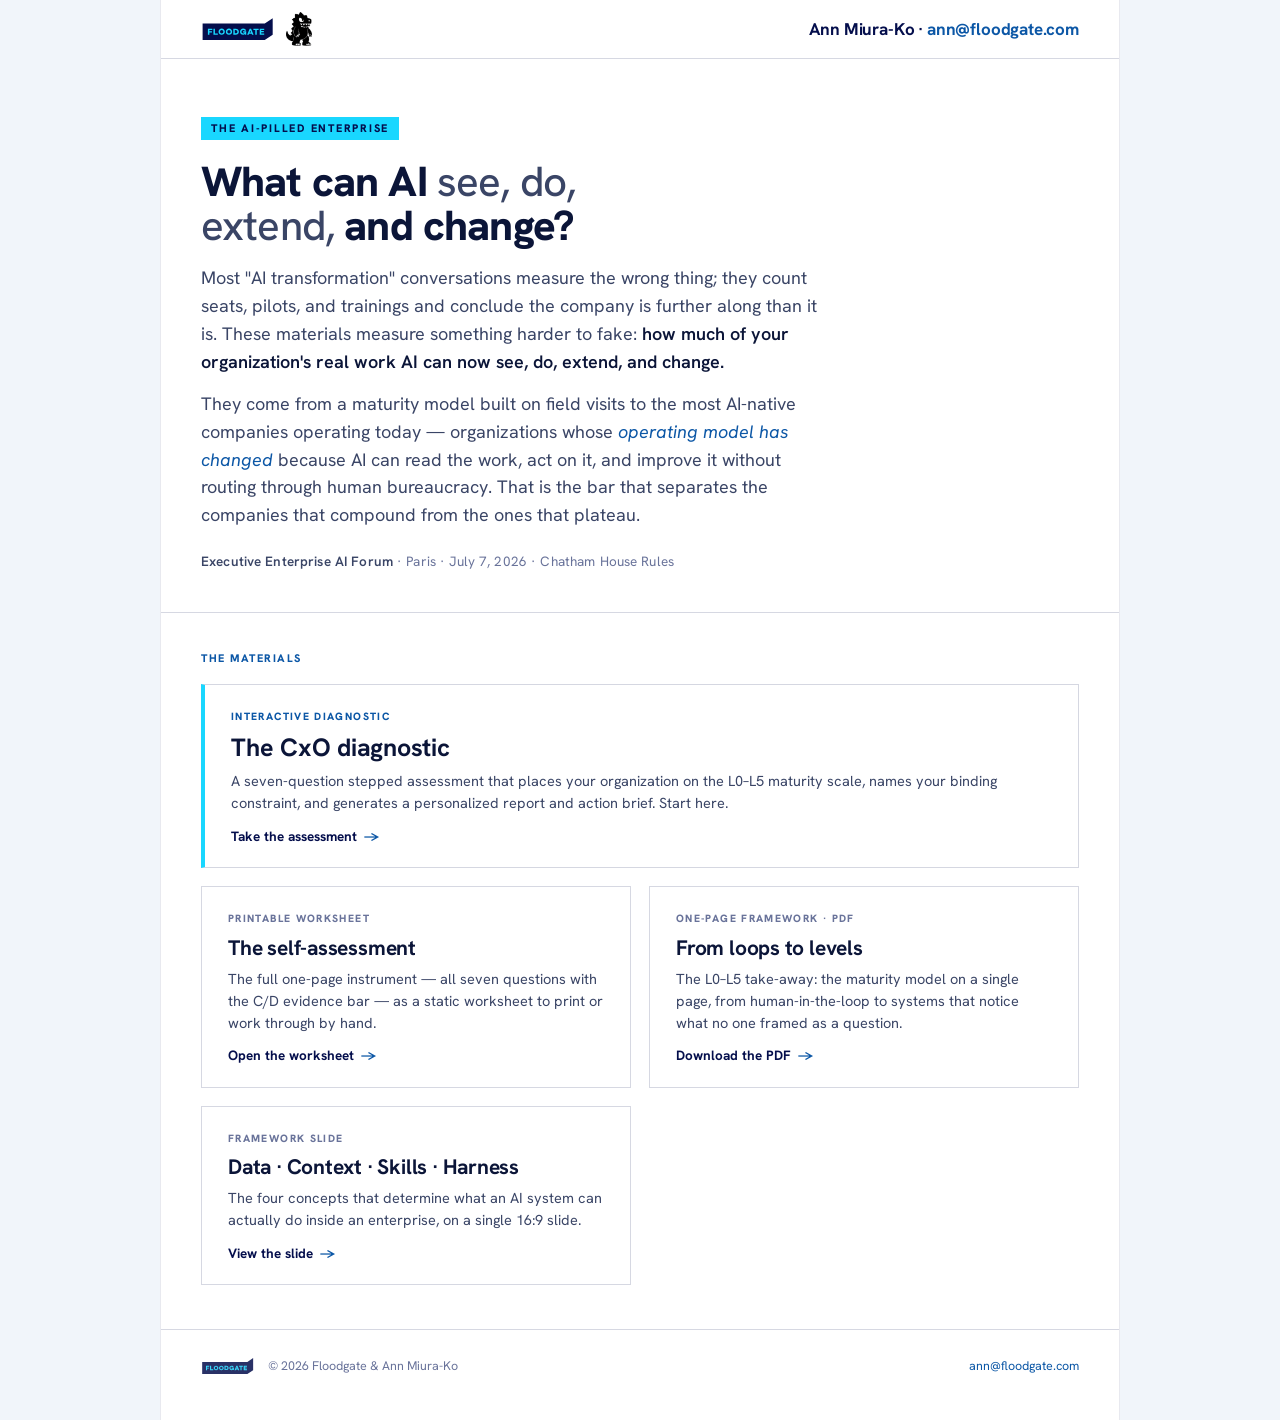
<file: ai-pilled/hub.html>
<!doctype html>
<html lang="en">
<head>
<meta charset="utf-8"/>
<meta name="viewport" content="width=device-width, initial-scale=1"/>
<meta name="robots" content="noindex,nofollow"/>
<title>The AI-Pilled Enterprise · Floodgate</title>
<meta name="description" content="A CxO diagnostic and field materials on what separates AI-native companies that compound from the ones that plateau."/>
<link rel="preconnect" href="https://fonts.googleapis.com">
<link rel="preconnect" href="https://fonts.gstatic.com" crossorigin>
<link href="https://fonts.googleapis.com/css2?family=Hanken+Grotesk:ital,wght@0,400;0,500;0,600;0,700;0,800;1,500;1,600&display=swap" rel="stylesheet">
<style>
  :root{
    --navy:#040E4C; --blue:#19D7FF; --blue-mid:#0C57A6; --grey:#9AA6BD;
    --ink:#0b1538; --ink-soft:#3a4566; --muted:#69739a;
    --line:rgba(4,14,76,.16); --line-soft:rgba(4,14,76,.09);
    --paper:#ffffff; --bg-2:#f1f5fa; --bg-3:#e8f0f8;
    --accent:#0C57A6; --accent-soft:#e8f0f8;
    --lift:0 14px 30px rgba(4,14,76,.16);
    --maxw:960px;
  }
  *{box-sizing:border-box}
  html,body{overflow-x:hidden;max-width:100%}
  body{margin:0;background:var(--bg-2);color:var(--ink);overflow-wrap:break-word;
    font:16px/1.55 "Hanken Grotesk",-apple-system,BlinkMacSystemFont,"Segoe UI",Helvetica,Arial,sans-serif;-webkit-font-smoothing:antialiased}
  ::selection{background:var(--blue);color:var(--navy)}
  em{font-style:italic;color:var(--blue-mid)}
  a{color:var(--blue-mid)}
  .wrap{max-width:var(--maxw);margin:0 auto;background:var(--paper);min-height:100vh;
    border-left:1px solid var(--line-soft);border-right:1px solid var(--line-soft)}

  /* ---- top bar ---- */
  .toolbar{position:sticky;top:0;z-index:5;display:flex;align-items:center;justify-content:space-between;gap:14px;
    padding:12px 40px;background:rgba(255,255,255,.92);backdrop-filter:blur(8px);border-bottom:1px solid var(--line)}
  .brand{display:flex;align-items:center;gap:12px;text-decoration:none}
  .brand .fg-logo{height:22px;width:auto;display:block}
  .brand .tl{height:34px;width:auto;display:block;transform-origin:55% 88%;
    animation:tl-idle 5.5s ease-in-out infinite}
  .brand:hover .tl{animation:tl-wiggle .55s ease}
  .topcontact{font:700 17px/1.1 "Hanken Grotesk",sans-serif;color:var(--navy);text-decoration:none;letter-spacing:-.01em;white-space:nowrap}
  .topcontact:hover{text-decoration:underline}
  .topcontact .tc-email{color:var(--blue-mid)}
  @keyframes tl-idle{0%,100%{transform:translateY(0) rotate(0)}50%{transform:translateY(-3px) rotate(-2deg)}}
  @keyframes tl-wiggle{0%,100%{transform:rotate(0) translateY(0)}20%{transform:rotate(-9deg) translateY(-1px)}48%{transform:rotate(7deg)}72%{transform:rotate(-3deg)}}
  @media (prefers-reduced-motion:reduce){.brand .tl{animation:none}}

  /* ---- hero ---- */
  header.hero{padding:56px 40px 40px;border-bottom:1px solid var(--line)}
  .kicker{display:inline-block;font:800 11px/1 "Hanken Grotesk";letter-spacing:.16em;text-transform:uppercase;
    color:var(--navy);background:var(--blue);padding:6px 10px;margin:0 0 20px}
  h1.title{font-size:42px;line-height:1.05;letter-spacing:-.02em;margin:0 0 16px;font-weight:800;max-width:18ch}
  h1.title .thin{font-weight:500;color:var(--ink-soft)}
  .lead{font-size:18px;line-height:1.55;color:var(--ink-soft);margin:0 0 14px;max-width:62ch}
  .lead b{color:var(--ink);font-weight:600}
  .event{color:var(--muted);font-size:13.5px;letter-spacing:.01em;margin:22px 0 0}
  .event b{color:var(--ink-soft);font-weight:600}

  /* ---- material cards ---- */
  main{padding:40px 40px 20px}
  .sec-label{font:800 11px/1 "Hanken Grotesk";letter-spacing:.14em;text-transform:uppercase;color:var(--accent);margin:0 0 20px}
  .cards{display:grid;grid-template-columns:1fr 1fr;gap:18px}
  .card{display:flex;flex-direction:column;text-decoration:none;color:inherit;background:var(--paper);
    border:1px solid var(--line);padding:26px 26px 24px;transition:transform .2s ease,box-shadow .2s ease}
  .card:hover{transform:translateY(-4px);box-shadow:var(--lift);border-color:var(--navy)}
  .card.feature{grid-column:1 / -1;border-left:4px solid var(--blue)}
  .card .tag{font:800 10.5px/1 "Hanken Grotesk";letter-spacing:.13em;text-transform:uppercase;color:var(--muted);margin:0 0 12px}
  .card.feature .tag{color:var(--blue-mid)}
  .card h3{font-size:21px;line-height:1.15;letter-spacing:-.01em;margin:0 0 8px;font-weight:700}
  .card.feature h3{font-size:25px}
  .card p{font-size:14.5px;line-height:1.5;color:var(--ink-soft);margin:0 0 16px}
  .card .go{margin-top:auto;font:700 13.5px/1 "Hanken Grotesk";color:var(--navy);display:inline-flex;align-items:center;gap:7px}
  .card .go .arr{color:var(--blue-mid);transition:transform .2s ease}
  .card:hover .go .arr{transform:translateX(4px)}

  /* ---- footer ---- */
  footer.legal{padding:26px 40px 44px;color:var(--muted);font-size:12.5px;border-top:1px solid var(--line);
    display:flex;align-items:center;gap:14px;flex-wrap:wrap;margin-top:24px}
  footer.legal .fg-logo{height:16px;opacity:.85}
  footer.legal a{color:var(--blue-mid);text-decoration:none}
  footer.legal a:hover{text-decoration:underline}
  footer.legal .spacer{flex:1}

  @media (max-width:680px){
    .toolbar{padding:10px 16px;flex-wrap:wrap;gap:10px}
    header.hero{padding:38px 16px 30px}
    main{padding:30px 16px 16px}
    h1.title{font-size:30px}
    .lead{font-size:16.5px}
    .cards{grid-template-columns:1fr}
    footer.legal{padding-left:16px;padding-right:16px}
  }
</style>
</head>
<body>
<div class="wrap">

  <div class="toolbar">
    <a class="brand" href="https://floodgate.com" target="_blank" rel="noopener" title="Floodgate — Thunder Lizard">
      <svg class="fg-logo" viewBox="0 0 500 150" fill="none" xmlns="http://www.w3.org/2000/svg" aria-label="Floodgate"><path d="M488.8 113.7L434.7 149.8H11V37.1H434.7L488.8 1V113.7Z" fill="#040E4C"></path><path d="M74.6 90.7V99.4H57.2V113.7H47.1V73.3H77.3V82.2H57.2V90.8H74.6V90.7Z" fill="#19D7FF"></path><path d="M84.8 113.7V73.3H94.9V104.9H114.9V113.8H84.8V113.7Z" fill="#19D7FF"></path><path d="M162.5 93.5C162.5 105.3 153.3 114.6 141 114.6C128.8 114.6 119.6 105.3 119.6 93.5C119.6 81.7 128.8 72.4 141 72.4C153.3 72.4 162.5 81.7 162.5 93.5ZM152.2 93.5C152.2 87.1 147.5 81.8 141 81.8C134.5 81.8 129.8 87.2 129.8 93.5C129.8 99.8 134.5 105.2 141 105.2C147.5 105.2 152.2 99.8 152.2 93.5Z" fill="#19D7FF"></path><path d="M212.3 93.5C212.3 105.3 203.1 114.6 190.8 114.6C178.6 114.6 169.4 105.3 169.4 93.5C169.4 81.7 178.6 72.4 190.8 72.4C203.1 72.4 212.3 81.7 212.3 93.5ZM202.1 93.5C202.1 87.1 197.4 81.8 190.9 81.8C184.4 81.8 179.7 87.2 179.7 93.5C179.7 99.8 184.4 105.2 190.9 105.2C197.4 105.2 202.1 99.8 202.1 93.5Z" fill="#19D7FF"></path><path d="M258.4 93.3C258.4 105.3 249.2 113.6 236.6 113.6H220.3V73.2H236.6C249.2 73.2 258.4 81.5 258.4 93.3ZM248.1 93.3C248.1 87.1 243 82.2 236.5 82.2H230.3V104.6H236.5C243.1 104.6 248.1 99.8 248.1 93.3Z" fill="#19D7FF"></path><path d="M300.8 113.7L300.4 108.8C297.5 112.4 293.3 114.5 287.6 114.5C274.9 114.5 266.1 105.5 266.1 93.9C266.1 81.3 275.4 72.4 287.7 72.4C297.6 72.4 306.1 78 307.9 87.6H297.4C295.6 82.9 291.6 81.6 287.9 81.6C281 81.6 276.2 86.5 276.2 93.6C276.2 100 280.8 105.1 288 105.1C292.7 105.1 296.3 102.8 298.2 98.9L286.6 98.8V90.9H308.3V113.6H300.8V113.7Z" fill="#19D7FF"></path><path d="M325.4 113.7H314.7L331.9 73H341.5L358.6 113.7H348L345.3 106.7H328.2L325.4 113.7ZM331.5 98.2H341.9L336.7 84.8L331.5 98.2Z" fill="#19D7FF"></path><path d="M380.2 113.7H370.1V82.2H357.2V73.2H393V82.2H380.2V113.7Z" fill="#19D7FF"></path><path d="M428.5 89.4V98H410.6V105H431.1V113.7H400.5V73.3H431.1V82H410.6V89.4H428.5Z" fill="#19D7FF"></path></svg>
      <img class="tl" src="assets/thunderlizard.png" alt="Thunder Lizard"/>
    </a>
    <a class="topcontact" href="mailto:ann@floodgate.com">Ann Miura-Ko&nbsp;·&nbsp;<span class="tc-email">ann@floodgate.com</span></a>
  </div>

  <header class="hero">
    <span class="kicker">The AI-Pilled Enterprise</span>
    <h1 class="title">What can AI <span class="thin">see, do, extend,</span> and change?</h1>
    <p class="lead">Most "AI transformation" conversations measure the wrong thing; they count seats, pilots, and trainings and conclude the company is further along than it is. These materials measure something harder to fake: <b>how much of your organization's real work AI can now see, do, extend, and change.</b></p>
    <p class="lead">They come from a maturity model built on field visits to the most AI-native companies operating today — organizations whose <em>operating model has changed</em> because AI can read the work, act on it, and improve it without routing through human bureaucracy. That is the bar that separates the companies that compound from the ones that plateau.</p>
    <p class="event"><b>Executive Enterprise AI Forum</b> · Paris · July 7, 2026 · Chatham House Rules</p>
  </header>

  <main>
    <p class="sec-label">The materials</p>
    <div class="cards">

      <a class="card feature" href="index.html">
        <span class="tag">Interactive diagnostic</span>
        <h3>The CxO diagnostic</h3>
        <p>A seven-question stepped assessment that places your organization on the L0–L5 maturity scale, names your binding constraint, and generates a personalized report and action brief. Start here.</p>
        <span class="go">Take the assessment <span class="arr">&rarr;</span></span>
      </a>

      <a class="card" href="worksheet.html">
        <span class="tag">Printable worksheet</span>
        <h3>The self-assessment</h3>
        <p>The full one-page instrument — all seven questions with the C/D evidence bar — as a static worksheet to print or work through by hand.</p>
        <span class="go">Open the worksheet <span class="arr">&rarr;</span></span>
      </a>

      <a class="card" href="assets/L0-L5-Take-Away-Paris.pdf" target="_blank" rel="noopener">
        <span class="tag">One-page framework · PDF</span>
        <h3>From loops to levels</h3>
        <p>The L0–L5 take-away: the maturity model on a single page, from human-in-the-loop to systems that notice what no one framed as a question.</p>
        <span class="go">Download the PDF <span class="arr">&rarr;</span></span>
      </a>

      <a class="card" href="slide.html">
        <span class="tag">Framework slide</span>
        <h3>Data · Context · Skills · Harness</h3>
        <p>The four concepts that determine what an AI system can actually do inside an enterprise, on a single 16:9 slide.</p>
        <span class="go">View the slide <span class="arr">&rarr;</span></span>
      </a>

    </div>
  </main>

  <footer class="legal">
    <svg class="fg-logo" viewBox="0 0 500 150" fill="none" xmlns="http://www.w3.org/2000/svg" aria-label="Floodgate"><path d="M488.8 113.7L434.7 149.8H11V37.1H434.7L488.8 1V113.7Z" fill="#040E4C"></path><path d="M74.6 90.7V99.4H57.2V113.7H47.1V73.3H77.3V82.2H57.2V90.8H74.6V90.7Z" fill="#19D7FF"></path><path d="M84.8 113.7V73.3H94.9V104.9H114.9V113.8H84.8V113.7Z" fill="#19D7FF"></path><path d="M162.5 93.5C162.5 105.3 153.3 114.6 141 114.6C128.8 114.6 119.6 105.3 119.6 93.5C119.6 81.7 128.8 72.4 141 72.4C153.3 72.4 162.5 81.7 162.5 93.5ZM152.2 93.5C152.2 87.1 147.5 81.8 141 81.8C134.5 81.8 129.8 87.2 129.8 93.5C129.8 99.8 134.5 105.2 141 105.2C147.5 105.2 152.2 99.8 152.2 93.5Z" fill="#19D7FF"></path><path d="M212.3 93.5C212.3 105.3 203.1 114.6 190.8 114.6C178.6 114.6 169.4 105.3 169.4 93.5C169.4 81.7 178.6 72.4 190.8 72.4C203.1 72.4 212.3 81.7 212.3 93.5ZM202.1 93.5C202.1 87.1 197.4 81.8 190.9 81.8C184.4 81.8 179.7 87.2 179.7 93.5C179.7 99.8 184.4 105.2 190.9 105.2C197.4 105.2 202.1 99.8 202.1 93.5Z" fill="#19D7FF"></path><path d="M258.4 93.3C258.4 105.3 249.2 113.6 236.6 113.6H220.3V73.2H236.6C249.2 73.2 258.4 81.5 258.4 93.3ZM248.1 93.3C248.1 87.1 243 82.2 236.5 82.2H230.3V104.6H236.5C243.1 104.6 248.1 99.8 248.1 93.3Z" fill="#19D7FF"></path><path d="M300.8 113.7L300.4 108.8C297.5 112.4 293.3 114.5 287.6 114.5C274.9 114.5 266.1 105.5 266.1 93.9C266.1 81.3 275.4 72.4 287.7 72.4C297.6 72.4 306.1 78 307.9 87.6H297.4C295.6 82.9 291.6 81.6 287.9 81.6C281 81.6 276.2 86.5 276.2 93.6C276.2 100 280.8 105.1 288 105.1C292.7 105.1 296.3 102.8 298.2 98.9L286.6 98.8V90.9H308.3V113.6H300.8V113.7Z" fill="#19D7FF"></path><path d="M325.4 113.7H314.7L331.9 73H341.5L358.6 113.7H348L345.3 106.7H328.2L325.4 113.7ZM331.5 98.2H341.9L336.7 84.8L331.5 98.2Z" fill="#19D7FF"></path><path d="M380.2 113.7H370.1V82.2H357.2V73.2H393V82.2H380.2V113.7Z" fill="#19D7FF"></path><path d="M428.5 89.4V98H410.6V105H431.1V113.7H400.5V73.3H431.1V82H410.6V89.4H428.5Z" fill="#19D7FF"></path></svg>
    <span>&copy; 2026 Floodgate &amp; Ann Miura-Ko</span>
    <span class="spacer"></span>
    <a href="mailto:ann@floodgate.com">ann@floodgate.com</a>
  </footer>

</div>
</body>
</html>
</file>
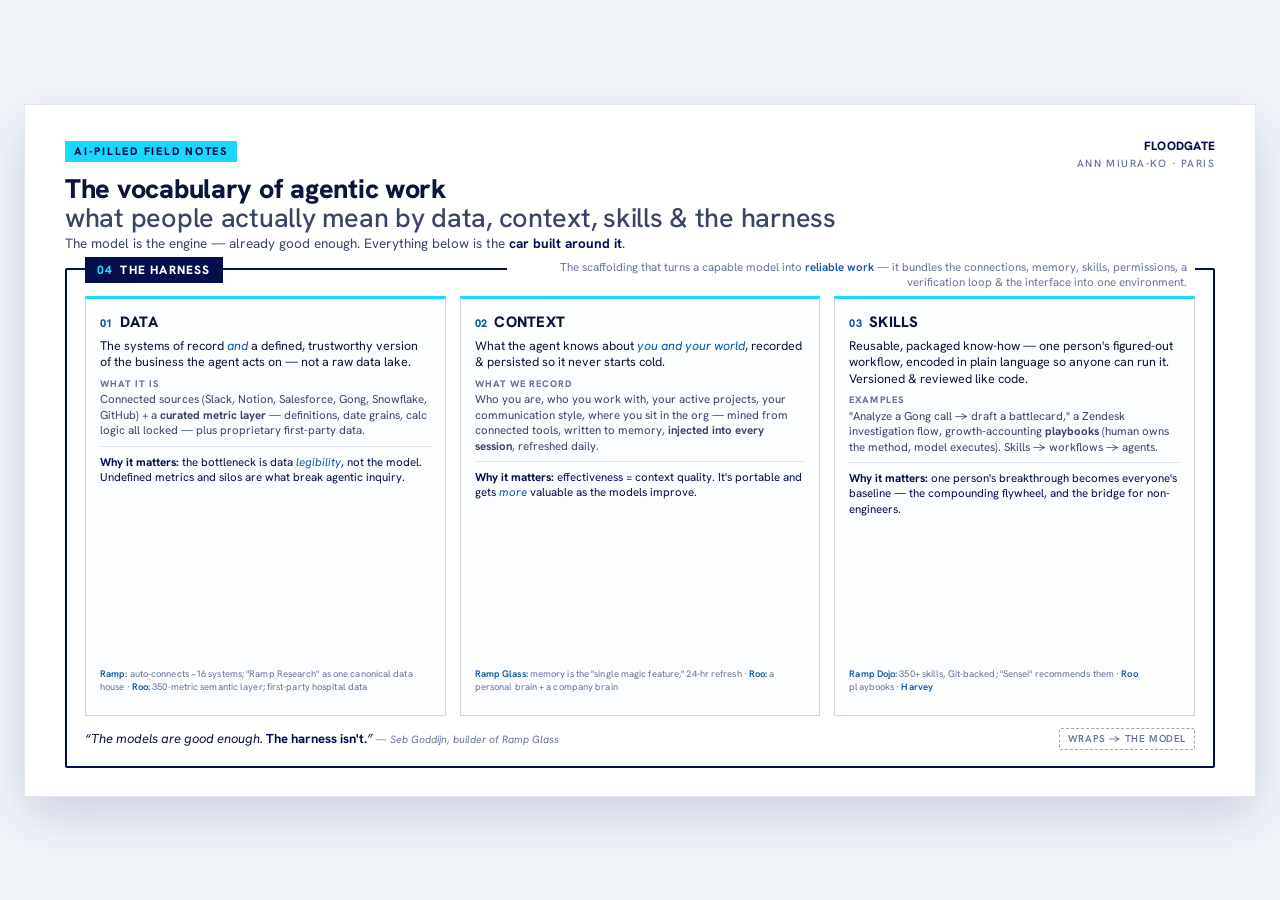
<file: ai-pilled/slide.html>
<!DOCTYPE html>
<html lang="en">
<head>
<meta charset="utf-8">
<meta name="viewport" content="width=device-width, initial-scale=1">
<title>Data · Context · Skills · Harness — Floodgate (Paris)</title>
<link rel="preconnect" href="https://fonts.googleapis.com">
<link href="https://fonts.googleapis.com/css2?family=Hanken+Grotesk:ital,wght@0,400;0,500;0,600;0,800;1,400&display=swap" rel="stylesheet">
<style>
  :root{
    --navy:#040E4C; --blue:#19D7FF; --blue-mid:#0C57A6; --grey:#9AA6BD;
    --ink:#0b1538; --ink-soft:#3a4566; --muted:#69739a;
    --line:rgba(4,14,76,.16); --line-soft:rgba(4,14,76,.10);
    --paper:#ffffff; --bg-2:#f1f5fa;
  }
  *{box-sizing:border-box}
  html,body{margin:0}
  body{background:var(--bg-2);color:var(--ink);font-family:"Hanken Grotesk",system-ui,sans-serif;
    display:flex;align-items:center;justify-content:center;min-height:100vh;padding:24px}
  em{font-style:italic;color:var(--blue-mid)}
  .slide{width:1280px;max-width:100%;aspect-ratio:16/9;background:var(--paper);
    border:1px solid var(--line-soft);box-shadow:0 20px 50px rgba(4,14,76,.16);
    padding:34px 40px 28px;display:flex;flex-direction:column;position:relative;overflow:hidden}
  .kicker{font:800 11px/1 "Hanken Grotesk";letter-spacing:.16em;text-transform:uppercase;
    color:var(--navy);background:var(--blue);display:inline-block;padding:5px 9px}
  .head{display:flex;justify-content:space-between;align-items:flex-start;gap:20px}
  h1{font-weight:800;font-size:27px;line-height:1.08;margin:12px 0 2px;letter-spacing:-.01em}
  h1 .thin{font-weight:500;color:var(--ink-soft)}
  .anchor{font-size:13.5px;color:var(--ink-soft);margin:0}
  .anchor b{color:var(--navy)}
  .brand{font:800 12px/1.3 "Hanken Grotesk";text-align:right;color:var(--navy);letter-spacing:.02em}
  .brand span{display:block;font-weight:500;color:var(--muted);font-size:10.5px;letter-spacing:.14em;text-transform:uppercase;margin-top:3px}

  /* Harness frame */
  .harness{margin-top:16px;flex:1;border:2px solid var(--navy);border-radius:2px;position:relative;
    padding:26px 18px 16px;display:flex;flex-direction:column;min-height:0}
  .harness-tab{position:absolute;top:-13px;left:18px;background:var(--navy);color:#fff;
    font:800 12px/1 "Hanken Grotesk";letter-spacing:.10em;text-transform:uppercase;padding:7px 12px}
  .harness-tab .num{color:var(--blue);margin-right:7px}
  .harness-def{position:absolute;top:-11px;right:18px;background:var(--paper);padding:0 8px;
    font-size:11.5px;color:var(--muted);max-width:60%;text-align:right}
  .harness-def b{color:var(--blue-mid);font-weight:600}

  .cards{display:grid;grid-template-columns:1fr 1fr 1fr;gap:14px;flex:1;min-height:0}
  .card{border:1px solid var(--line);border-top:3px solid var(--blue);background:#fbfdff;
    padding:13px 14px 12px;display:flex;flex-direction:column;min-height:0}
  .card h2{margin:0;font-size:15px;font-weight:800;letter-spacing:.02em;display:flex;align-items:baseline;gap:7px}
  .card h2 .n{font-size:11px;font-weight:800;color:var(--blue-mid)}
  .def{font-size:12.5px;line-height:1.32;margin:6px 0 8px;color:var(--ink)}
  .lbl{font:800 9.5px/1 "Hanken Grotesk";letter-spacing:.11em;text-transform:uppercase;color:var(--muted);margin:0 0 3px}
  .ex{font-size:11.5px;line-height:1.34;color:var(--ink-soft);margin:0 0 8px}
  .why{font-size:11.5px;line-height:1.34;color:var(--navy);margin:0;padding-top:7px;border-top:1px solid var(--line-soft)}
  .why b{color:var(--navy)}
  .src{margin-top:auto;padding-top:8px;font-size:9.5px;color:var(--muted);letter-spacing:.01em}
  .src b{color:var(--blue-mid);font-weight:600}

  .foot{display:flex;justify-content:space-between;align-items:center;gap:16px;margin-top:12px}
  .quote{font-size:13px;color:var(--ink);font-style:italic}
  .quote b{font-style:normal;color:var(--navy)}
  .foot .tag{font-size:10.5px;color:var(--muted);white-space:nowrap}
  .model-chip{display:inline-block;font:600 10px/1 "Hanken Grotesk";letter-spacing:.06em;text-transform:uppercase;
    color:var(--muted);border:1px dashed var(--grey);padding:5px 8px;border-radius:2px}
</style>
</head>
<body>
<div class="slide">
  <div class="head">
    <div>
      <span class="kicker">AI-Pilled Field Notes</span>
      <h1>The vocabulary of agentic work<br><span class="thin">what people actually mean by data, context, skills &amp; the harness</span></h1>
      <p class="anchor">The model is the engine — already good enough. Everything below is the <b>car built around it</b>.</p>
    </div>
    <div class="brand">FLOODGATE<span>Ann Miura-Ko · Paris</span></div>
  </div>

  <div class="harness">
    <div class="harness-tab"><span class="num">04</span>The Harness</div>
    <div class="harness-def">The scaffolding that turns a capable model into <b>reliable work</b> — it bundles the connections, memory, skills, permissions, a verification loop &amp; the interface into one environment.</div>

    <div class="cards">
      <div class="card">
        <h2><span class="n">01</span> DATA</h2>
        <p class="def">The systems of record <em>and</em> a defined, trustworthy version of the business the agent acts on — not a raw data lake.</p>
        <p class="lbl">What it is</p>
        <p class="ex">Connected sources (Slack, Notion, Salesforce, Gong, Snowflake, GitHub) + a <b>curated metric layer</b> — definitions, date grains, calc logic all locked — plus proprietary first-party data.</p>
        <p class="why"><b>Why it matters:</b> the bottleneck is data <em>legibility</em>, not the model. Undefined metrics and silos are what break agentic inquiry.</p>
        <p class="src"><b>Ramp:</b> auto-connects ~16 systems; "Ramp Research" as one canonical data house · <b>Roo:</b> 350-metric semantic layer; first-party hospital data</p>
      </div>

      <div class="card">
        <h2><span class="n">02</span> CONTEXT</h2>
        <p class="def">What the agent knows about <em>you and your world</em>, recorded &amp; persisted so it never starts cold.</p>
        <p class="lbl">What we record</p>
        <p class="ex">Who you are, who you work with, your active projects, your communication style, where you sit in the org — mined from connected tools, written to memory, <b>injected into every session</b>, refreshed daily.</p>
        <p class="why"><b>Why it matters:</b> effectiveness = context quality. It's portable and gets <em>more</em> valuable as the models improve.</p>
        <p class="src"><b>Ramp Glass:</b> memory is the "single magic feature," 24-hr refresh · <b>Roo:</b> a personal brain + a company brain</p>
      </div>

      <div class="card">
        <h2><span class="n">03</span> SKILLS</h2>
        <p class="def">Reusable, packaged know-how — one person's figured-out workflow, encoded in plain language so anyone can run it. Versioned &amp; reviewed like code.</p>
        <p class="lbl">Examples</p>
        <p class="ex">"Analyze a Gong call → draft a battlecard," a Zendesk investigation flow, growth-accounting <b>playbooks</b> (human owns the method, model executes). Skills → workflows → agents.</p>
        <p class="why"><b>Why it matters:</b> one person's breakthrough becomes everyone's baseline — the compounding flywheel, and the bridge for non-engineers.</p>
        <p class="src"><b>Ramp Dojo:</b> 350+ skills, Git-backed; "Sensei" recommends them · <b>Roo</b> playbooks · <b>Harvey</b></p>
      </div>
    </div>

    <div class="foot">
      <div class="quote">“The models are good enough. <b>The harness isn't.</b>” <span class="tag">— Seb Goddijn, builder of Ramp Glass</span></div>
      <span class="model-chip">wraps → the model</span>
    </div>
  </div>
</div>
</body>
</html>
</file>
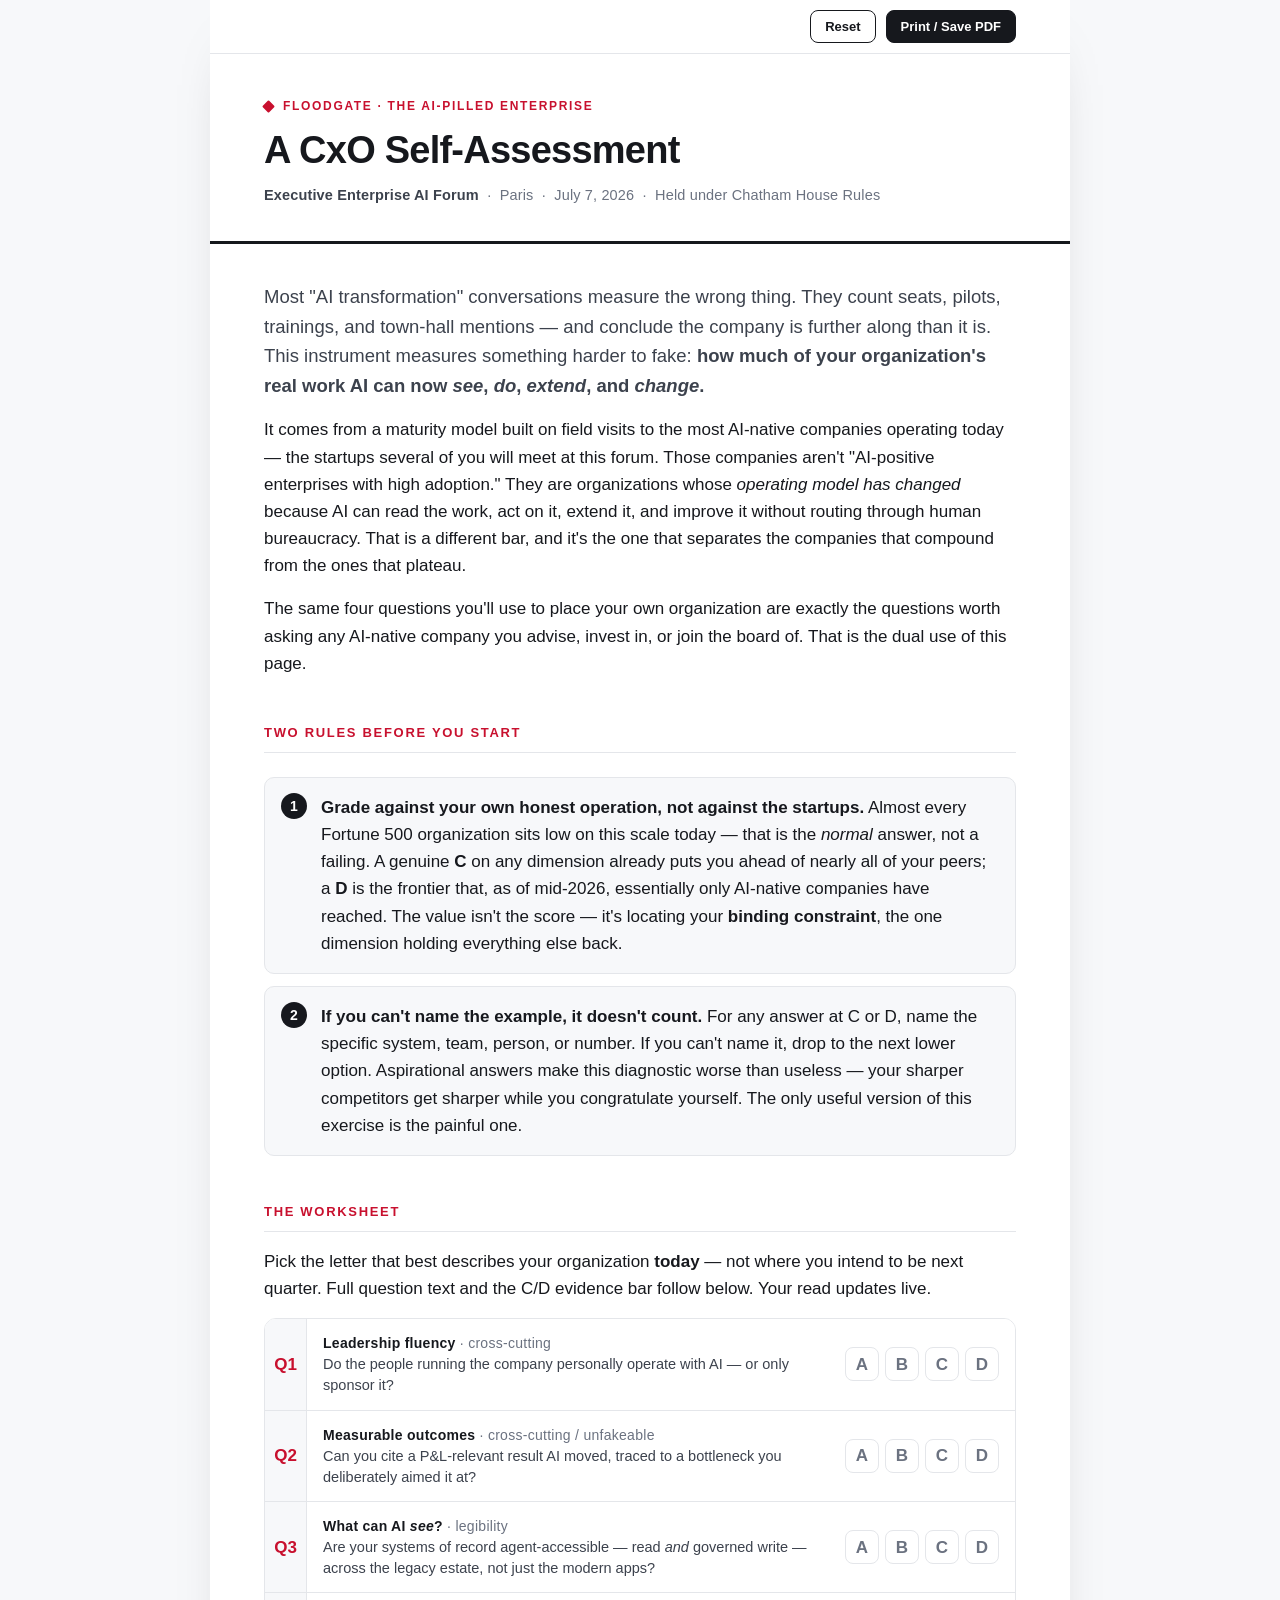
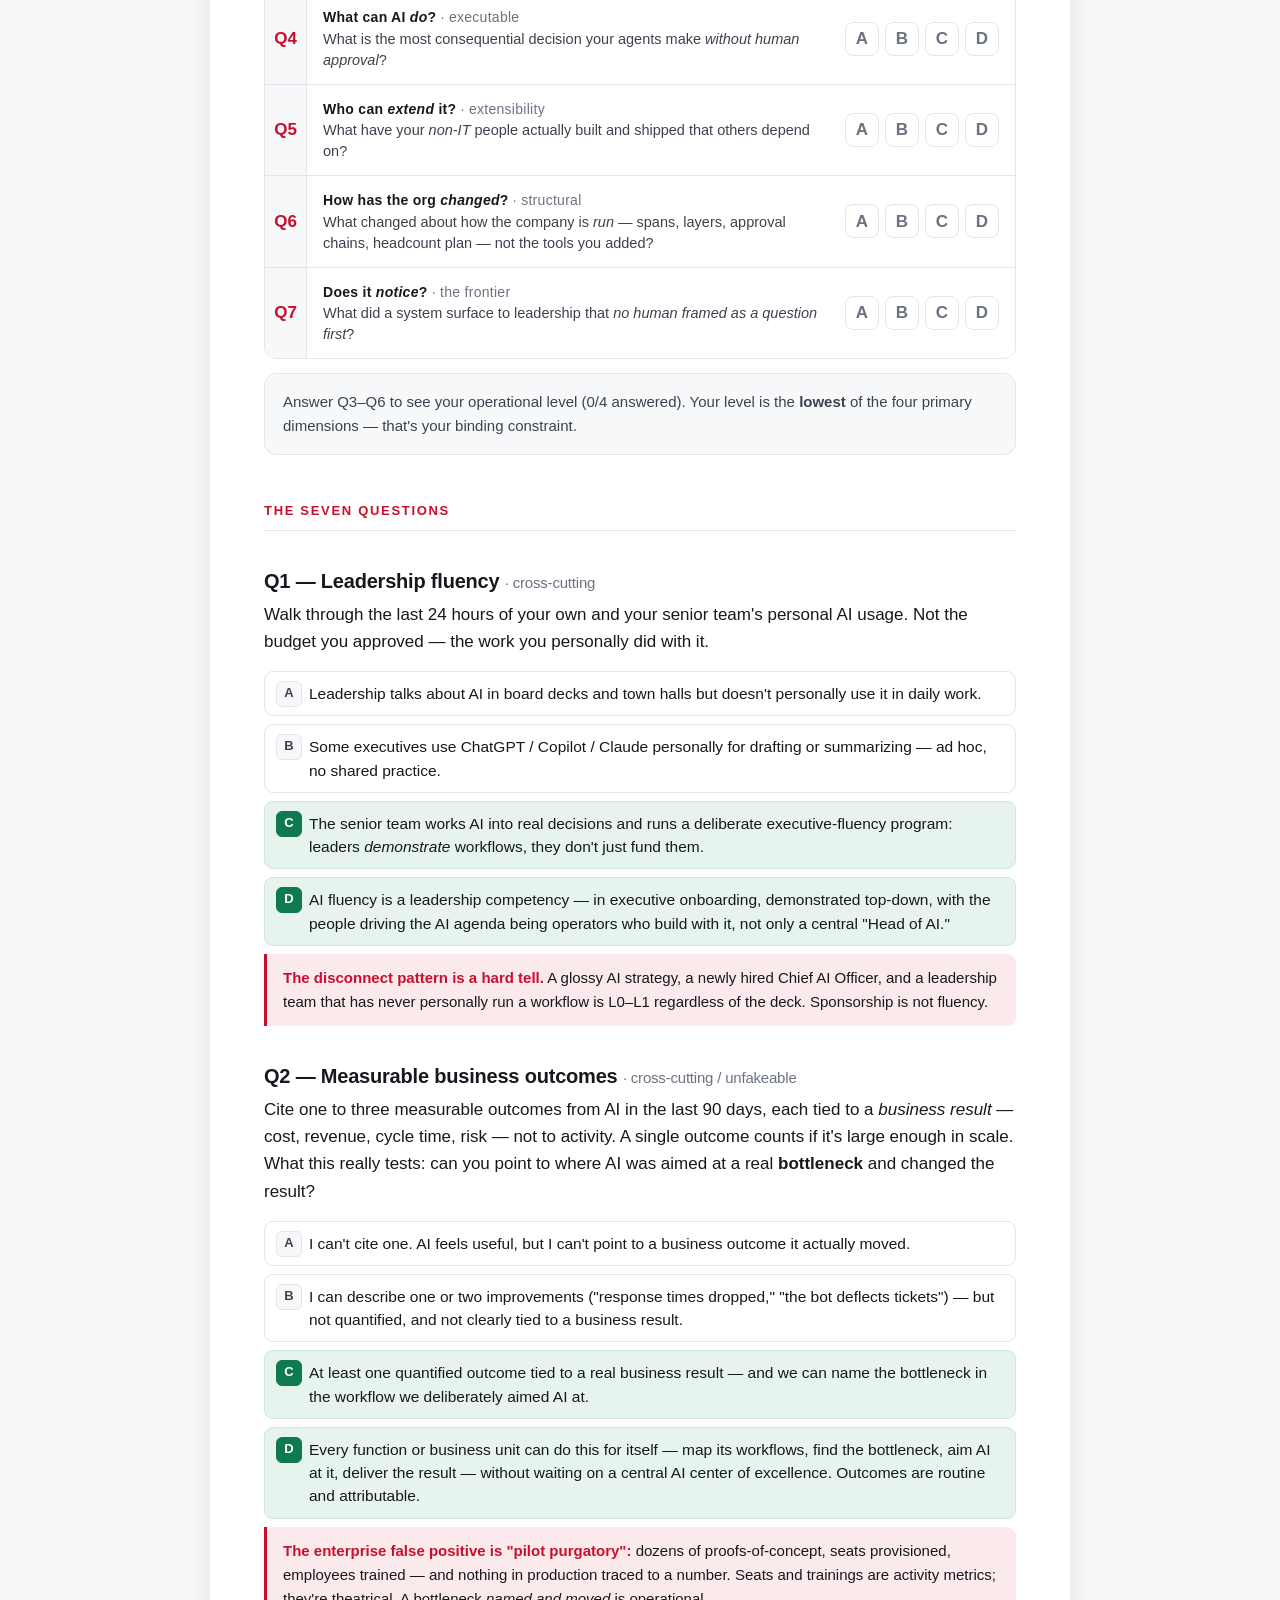
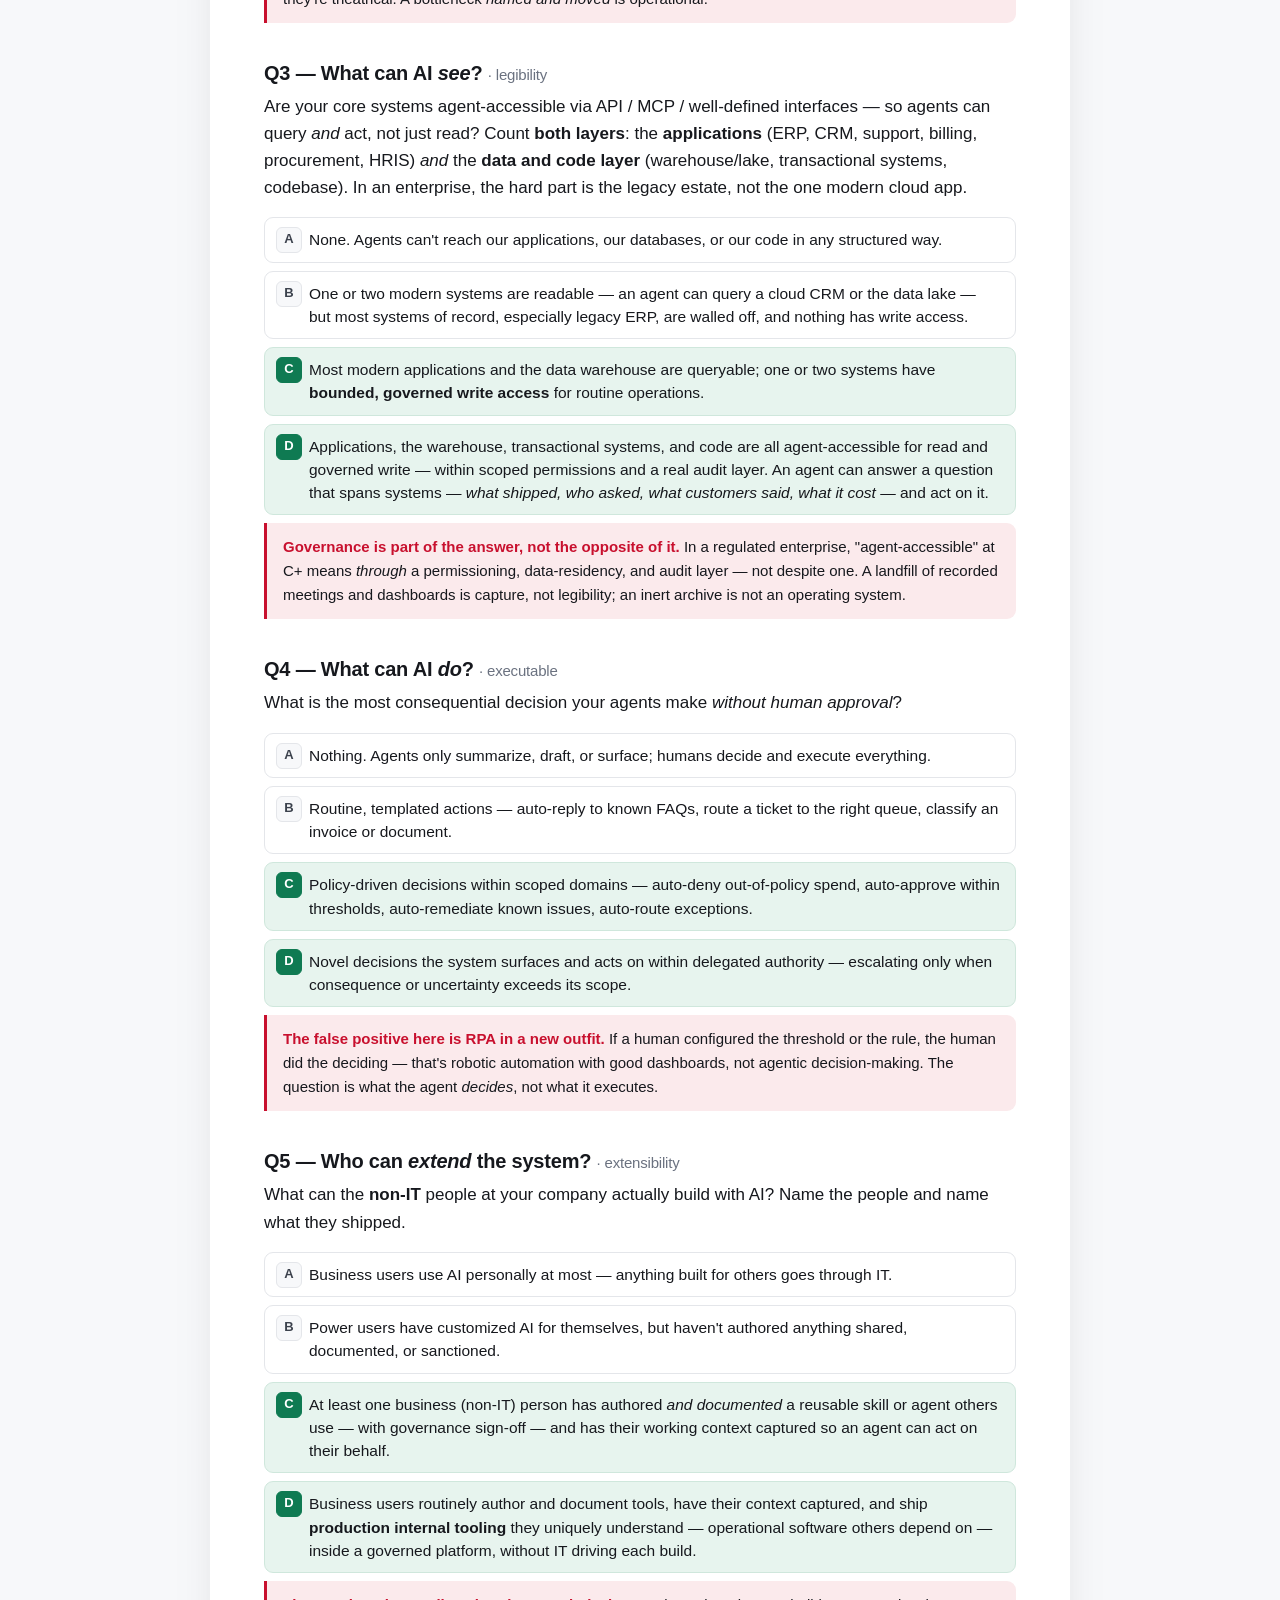
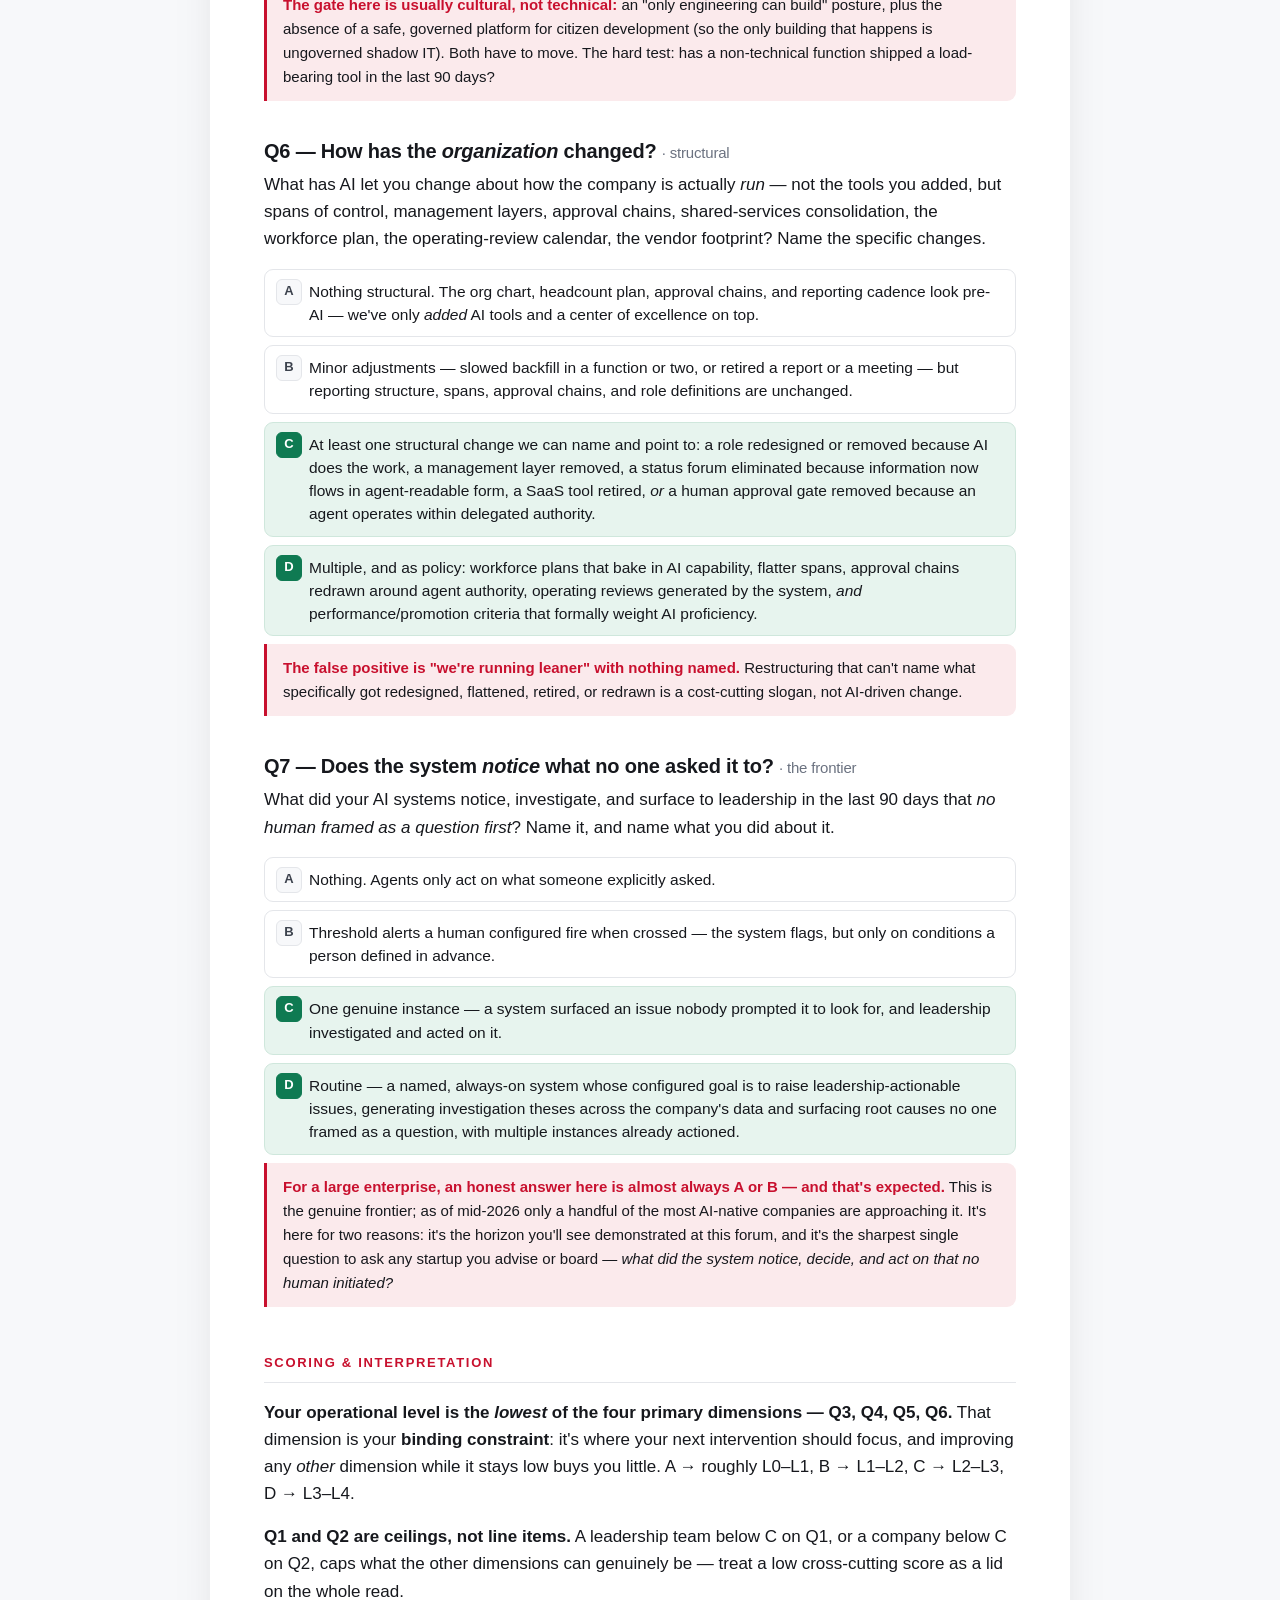
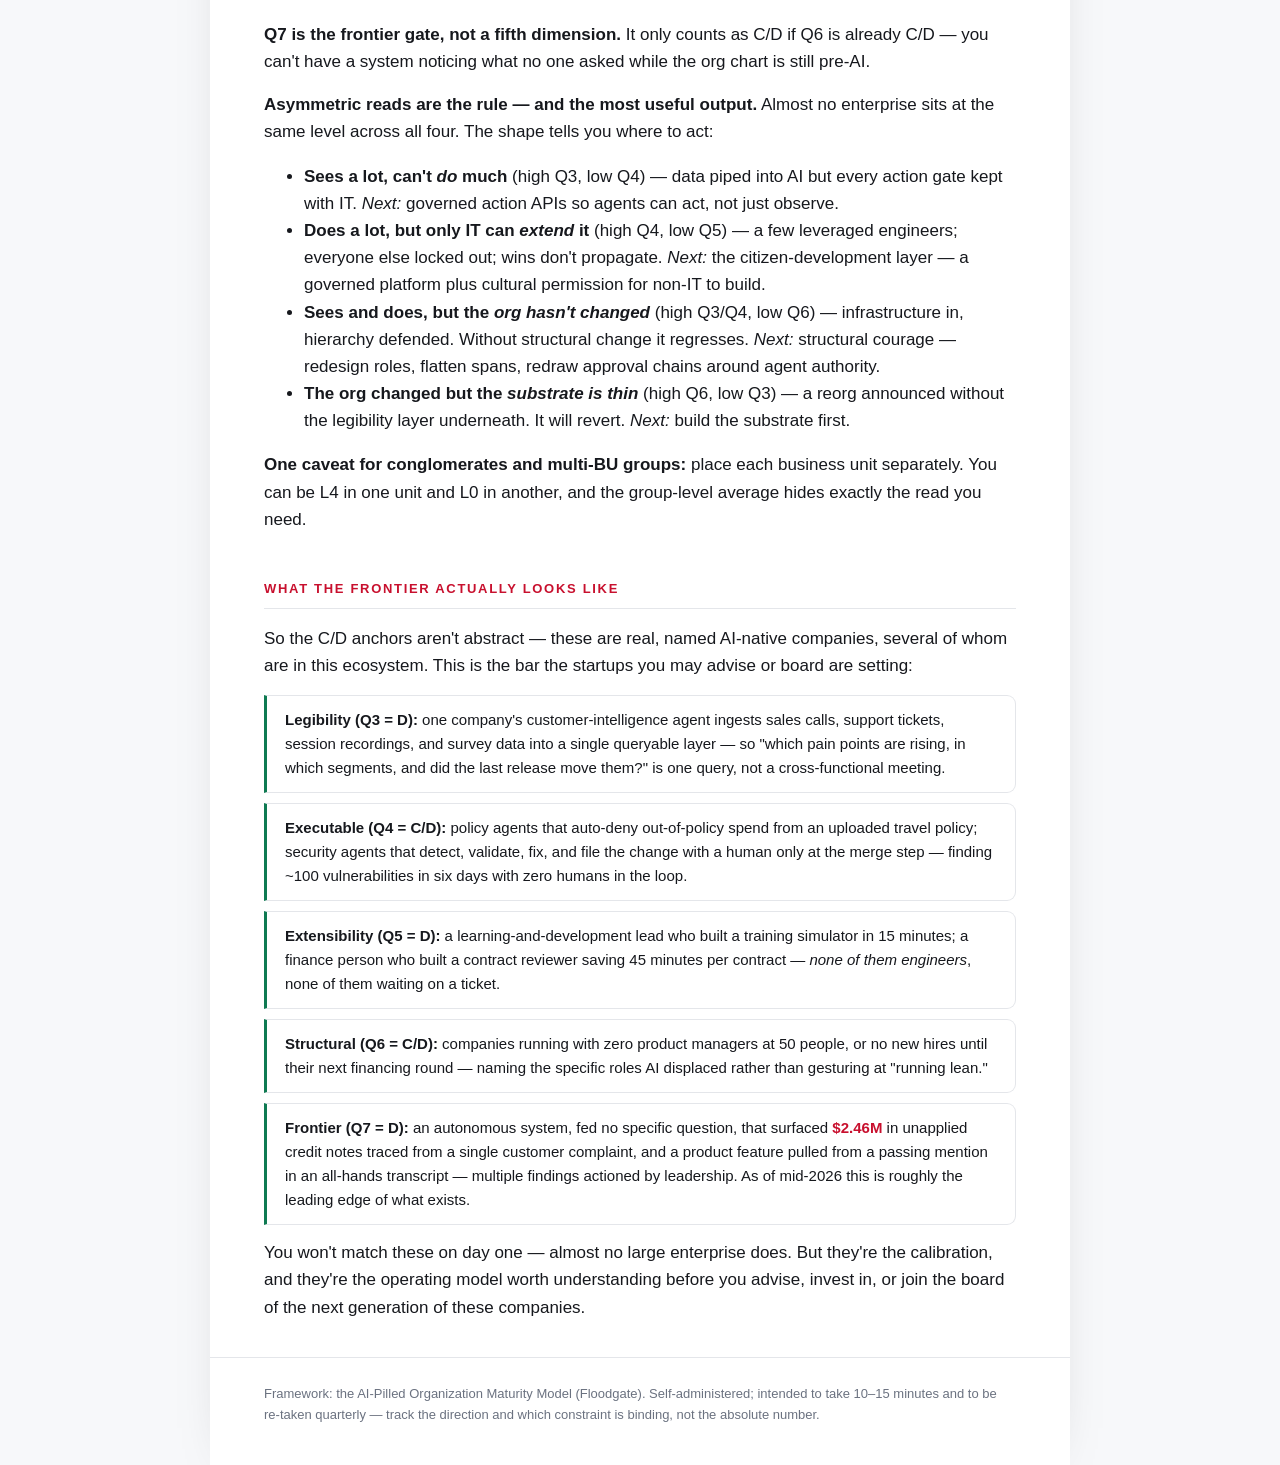
<file: ai-pilled/worksheet.html>
<!doctype html>
<html lang="en">
<head>
<meta charset="utf-8"/>
<meta name="viewport" content="width=device-width, initial-scale=1"/>
<meta name="robots" content="noindex,nofollow"/>
<title>The AI-Pilled Enterprise — A CxO Self-Assessment</title>
<style>
  :root{
    --ink:#16181d; --ink-soft:#3c424d; --muted:#6b7280; --line:#e4e6ea;
    --paper:#ffffff; --wash:#f7f8fa; --accent:#c8102e; --accent-soft:#fbeaec;
    --good:#0f7a52; --good-soft:#e7f4ee; --warn:#b25e00; --warn-soft:#fcf1e3;
    --maxw:860px;
  }
  *{box-sizing:border-box}
  html{-webkit-text-size-adjust:100%}
  body{
    margin:0; background:var(--wash); color:var(--ink);
    font:17px/1.6 -apple-system,BlinkMacSystemFont,"Segoe UI",Helvetica,Arial,sans-serif;
    -webkit-font-smoothing:antialiased;
  }
  .wrap{max-width:var(--maxw); margin:0 auto; background:var(--paper);
    box-shadow:0 1px 0 var(--line), 0 24px 60px -40px rgba(0,0,0,.4);}
  header.masthead{
    padding:46px 54px 34px; border-bottom:3px solid var(--ink);
    background:linear-gradient(180deg,#fff, #fff);
  }
  .kicker{
    display:flex; align-items:center; gap:10px;
    font:600 12px/1 -apple-system,sans-serif; letter-spacing:.14em; text-transform:uppercase;
    color:var(--accent); margin:0 0 18px;
  }
  .kicker .mark{display:inline-block;width:9px;height:9px;background:var(--accent);
    transform:rotate(45deg);border-radius:1px}
  h1.title{font-size:38px; line-height:1.1; letter-spacing:-.02em; margin:0 0 12px; font-weight:800}
  .event{color:var(--muted); font-size:14.5px; margin:0; letter-spacing:.01em}
  .event b{color:var(--ink-soft); font-weight:600}
  main{padding:38px 54px 20px}
  p{margin:0 0 16px}
  h2{font-size:13px; letter-spacing:.13em; text-transform:uppercase; color:var(--accent);
    margin:46px 0 16px; font-weight:700; padding-bottom:8px; border-bottom:1px solid var(--line)}
  h3{font-size:20px; letter-spacing:-.01em; margin:34px 0 4px; font-weight:700}
  h3 .dim{color:var(--muted); font-weight:500; font-size:15px}
  .lead{font-size:18.5px; color:var(--ink-soft)}
  .rules{counter-reset:rule; margin:24px 0 8px; padding:0; list-style:none}
  .rules li{position:relative; padding:16px 18px 16px 56px; margin:0 0 12px;
    background:var(--wash); border:1px solid var(--line); border-radius:10px}
  .rules li::before{counter-increment:rule; content:counter(rule);
    position:absolute; left:16px; top:15px; width:26px; height:26px; border-radius:50%;
    background:var(--ink); color:#fff; font:700 14px/26px sans-serif; text-align:center}
  .rules b{color:var(--ink)}

  /* worksheet */
  .sheet{border:1px solid var(--line); border-radius:12px; overflow:hidden; margin:8px 0 6px}
  .sheet .row{display:grid; grid-template-columns:42px 1fr auto; gap:0; align-items:center;
    border-top:1px solid var(--line); background:#fff}
  .sheet .row:first-child{border-top:none}
  .sheet .qid{font-weight:800; text-align:center; color:var(--accent); padding:14px 0;
    align-self:stretch; display:flex; align-items:center; justify-content:center;
    border-right:1px solid var(--line); background:var(--wash)}
  .sheet .qtext{padding:13px 16px}
  .sheet .qtext .dn{font-weight:700; font-size:14px; letter-spacing:.02em}
  .sheet .qtext .qq{color:var(--ink-soft); font-size:14.5px; line-height:1.45}
  .opts{display:flex; gap:6px; padding:10px 16px 10px 8px}
  .opts label{cursor:pointer}
  .opts input{position:absolute; opacity:0; pointer-events:none}
  .opts .pip{display:inline-flex; align-items:center; justify-content:center;
    width:34px; height:34px; border-radius:8px; border:1.5px solid var(--line);
    font-weight:700; color:var(--muted); background:#fff; transition:.12s}
  .opts label:hover .pip{border-color:var(--ink-soft); color:var(--ink)}
  .opts input:checked + .pip{background:var(--ink); border-color:var(--ink); color:#fff}
  .readout{margin:14px 0 4px; padding:16px 18px; border-radius:12px;
    background:var(--accent-soft); border:1px solid #f3c9cf; font-size:15px}
  .readout .lvl{font-weight:800; font-size:17px}
  .readout .hint{color:var(--ink-soft)}
  .readout.dim2{background:var(--wash); border-color:var(--line)}

  /* question detail */
  .qblock{margin:0 0 6px}
  ol.anchors{list-style:none; margin:14px 0 6px; padding:0; counter-reset:opt}
  ol.anchors li{position:relative; padding:10px 14px 10px 44px; margin:0 0 8px;
    border:1px solid var(--line); border-radius:9px; font-size:15.5px; line-height:1.5}
  ol.anchors li::before{content:"A"; counter-increment:opt;
    position:absolute; left:11px; top:9px; width:24px; height:24px; border-radius:6px;
    background:var(--wash); border:1px solid var(--line);
    font:700 13px/22px sans-serif; text-align:center; color:var(--ink-soft)}
  ol.anchors li:nth-child(1)::before{content:"A"}
  ol.anchors li:nth-child(2)::before{content:"B"}
  ol.anchors li:nth-child(3)::before{content:"C"}
  ol.anchors li:nth-child(4)::before{content:"D"}
  ol.anchors li:nth-child(3){border-color:#cfe7dc; background:linear-gradient(0deg,var(--good-soft),var(--good-soft))}
  ol.anchors li:nth-child(3)::before{background:var(--good); color:#fff; border-color:var(--good)}
  ol.anchors li:nth-child(4){border-color:#cfe7dc; background:linear-gradient(0deg,var(--good-soft),var(--good-soft))}
  ol.anchors li:nth-child(4)::before{background:var(--good); color:#fff; border-color:var(--good)}
  .note{border-left:3px solid var(--accent); background:var(--accent-soft);
    padding:12px 16px; border-radius:0 9px 9px 0; margin:8px 0 4px; font-size:15px}
  .note b{color:var(--accent)}

  .score pre{background:var(--ink); color:#e9edf2; padding:18px 20px; border-radius:10px;
    font:14px/1.7 ui-monospace,SFMono-Regular,Menlo,monospace; overflow:auto}
  .frontier li{margin:0 0 10px}
  ul.front{list-style:none; padding:0; margin:14px 0}
  ul.front li{position:relative; padding:12px 16px 12px 18px; margin:0 0 10px;
    border:1px solid var(--line); border-left:3px solid var(--good); border-radius:0 9px 9px 0;
    background:#fff; font-size:15px}
  ul.front li b{color:var(--ink)}
  .num{color:var(--accent); font-weight:700}

  footer{padding:26px 54px 40px; color:var(--muted); font-size:13px; border-top:1px solid var(--line)}
  .toolbar{position:sticky; top:0; z-index:5; display:flex; justify-content:flex-end; gap:10px;
    padding:10px 54px; background:rgba(255,255,255,.86); backdrop-filter:blur(8px);
    border-bottom:1px solid var(--line)}
  .btn{font:600 13px sans-serif; border:1px solid var(--ink); background:var(--ink); color:#fff;
    padding:8px 14px; border-radius:8px; cursor:pointer}
  .btn.ghost{background:#fff; color:var(--ink)}
  .btn:hover{opacity:.9}

  @media (max-width:680px){
    header.masthead,main,footer,.toolbar{padding-left:22px; padding-right:22px}
    h1.title{font-size:29px}
    .sheet .row{grid-template-columns:36px 1fr; }
    .opts{grid-column:1/-1; justify-content:flex-start; padding:0 14px 12px 14px}
  }
  @media print{
    body{background:#fff}
    .wrap{box-shadow:none; max-width:none}
    .toolbar{display:none}
    .note,.readout,ol.anchors li:nth-child(3),ol.anchors li:nth-child(4){-webkit-print-color-adjust:exact;print-color-adjust:exact}
    h3{page-break-after:avoid}
    .qblock{page-break-inside:avoid}
  }
</style>
</head>
<body>
<div class="wrap">

  <div class="toolbar">
    <button class="btn ghost" onclick="resetSheet()">Reset</button>
    <button class="btn" onclick="window.print()">Print / Save PDF</button>
  </div>

  <header class="masthead">
    <p class="kicker"><span class="mark"></span> Floodgate · The AI-Pilled Enterprise</p>
    <h1 class="title">A CxO Self-Assessment</h1>
    <p class="event"><b>Executive Enterprise AI Forum</b> &nbsp;·&nbsp; Paris &nbsp;·&nbsp; July 7, 2026 &nbsp;·&nbsp; Held under Chatham House Rules</p>
  </header>

  <main>
    <p class="lead">Most "AI transformation" conversations measure the wrong thing. They count seats, pilots, trainings, and town-hall mentions — and conclude the company is further along than it is. This instrument measures something harder to fake: <b>how much of your organization's real work AI can now <em>see</em>, <em>do</em>, <em>extend</em>, and <em>change</em>.</b></p>

    <p>It comes from a maturity model built on field visits to the most AI-native companies operating today — the startups several of you will meet at this forum. Those companies aren't "AI-positive enterprises with high adoption." They are organizations whose <em>operating model has changed</em> because AI can read the work, act on it, extend it, and improve it without routing through human bureaucracy. That is a different bar, and it's the one that separates the companies that compound from the ones that plateau.</p>

    <p>The same four questions you'll use to place your own organization are exactly the questions worth asking any AI-native company you advise, invest in, or join the board of. That is the dual use of this page.</p>

    <h2>Two rules before you start</h2>
    <ol class="rules">
      <li><b>Grade against your own honest operation, not against the startups.</b> Almost every Fortune 500 organization sits low on this scale today — that is the <em>normal</em> answer, not a failing. A genuine <b>C</b> on any dimension already puts you ahead of nearly all of your peers; a <b>D</b> is the frontier that, as of mid-2026, essentially only AI-native companies have reached. The value isn't the score — it's locating your <b>binding constraint</b>, the one dimension holding everything else back.</li>
      <li><b>If you can't name the example, it doesn't count.</b> For any answer at C or D, name the specific system, team, person, or number. If you can't name it, drop to the next lower option. Aspirational answers make this diagnostic worse than useless — your sharper competitors get sharper while you congratulate yourself. The only useful version of this exercise is the painful one.</li>
    </ol>

    <h2>The worksheet</h2>
    <p>Pick the letter that best describes your organization <b>today</b> — not where you intend to be next quarter. Full question text and the C/D evidence bar follow below. Your read updates live.</p>

    <div class="sheet" id="sheet">
      <div class="row" data-q="1" data-primary="0">
        <div class="qid">Q1</div>
        <div class="qtext"><div class="dn">Leadership fluency <span style="color:var(--muted);font-weight:500">· cross-cutting</span></div><div class="qq">Do the people running the company personally operate with AI — or only sponsor it?</div></div>
        <div class="opts">
          <label><input type="radio" name="q1" value="1"><span class="pip">A</span></label>
          <label><input type="radio" name="q1" value="2"><span class="pip">B</span></label>
          <label><input type="radio" name="q1" value="3"><span class="pip">C</span></label>
          <label><input type="radio" name="q1" value="4"><span class="pip">D</span></label>
        </div>
      </div>
      <div class="row" data-q="2" data-primary="0">
        <div class="qid">Q2</div>
        <div class="qtext"><div class="dn">Measurable outcomes <span style="color:var(--muted);font-weight:500">· cross-cutting / unfakeable</span></div><div class="qq">Can you cite a P&amp;L-relevant result AI moved, traced to a bottleneck you deliberately aimed it at?</div></div>
        <div class="opts">
          <label><input type="radio" name="q2" value="1"><span class="pip">A</span></label>
          <label><input type="radio" name="q2" value="2"><span class="pip">B</span></label>
          <label><input type="radio" name="q2" value="3"><span class="pip">C</span></label>
          <label><input type="radio" name="q2" value="4"><span class="pip">D</span></label>
        </div>
      </div>
      <div class="row" data-q="3" data-primary="1">
        <div class="qid">Q3</div>
        <div class="qtext"><div class="dn">What can AI <em>see</em>? <span style="color:var(--muted);font-weight:500">· legibility</span></div><div class="qq">Are your systems of record agent-accessible — read <em>and</em> governed write — across the legacy estate, not just the modern apps?</div></div>
        <div class="opts">
          <label><input type="radio" name="q3" value="1"><span class="pip">A</span></label>
          <label><input type="radio" name="q3" value="2"><span class="pip">B</span></label>
          <label><input type="radio" name="q3" value="3"><span class="pip">C</span></label>
          <label><input type="radio" name="q3" value="4"><span class="pip">D</span></label>
        </div>
      </div>
      <div class="row" data-q="4" data-primary="1">
        <div class="qid">Q4</div>
        <div class="qtext"><div class="dn">What can AI <em>do</em>? <span style="color:var(--muted);font-weight:500">· executable</span></div><div class="qq">What is the most consequential decision your agents make <em>without human approval</em>?</div></div>
        <div class="opts">
          <label><input type="radio" name="q4" value="1"><span class="pip">A</span></label>
          <label><input type="radio" name="q4" value="2"><span class="pip">B</span></label>
          <label><input type="radio" name="q4" value="3"><span class="pip">C</span></label>
          <label><input type="radio" name="q4" value="4"><span class="pip">D</span></label>
        </div>
      </div>
      <div class="row" data-q="5" data-primary="1">
        <div class="qid">Q5</div>
        <div class="qtext"><div class="dn">Who can <em>extend</em> it? <span style="color:var(--muted);font-weight:500">· extensibility</span></div><div class="qq">What have your <em>non-IT</em> people actually built and shipped that others depend on?</div></div>
        <div class="opts">
          <label><input type="radio" name="q5" value="1"><span class="pip">A</span></label>
          <label><input type="radio" name="q5" value="2"><span class="pip">B</span></label>
          <label><input type="radio" name="q5" value="3"><span class="pip">C</span></label>
          <label><input type="radio" name="q5" value="4"><span class="pip">D</span></label>
        </div>
      </div>
      <div class="row" data-q="6" data-primary="1">
        <div class="qid">Q6</div>
        <div class="qtext"><div class="dn">How has the org <em>changed</em>? <span style="color:var(--muted);font-weight:500">· structural</span></div><div class="qq">What changed about how the company is <em>run</em> — spans, layers, approval chains, headcount plan — not the tools you added?</div></div>
        <div class="opts">
          <label><input type="radio" name="q6" value="1"><span class="pip">A</span></label>
          <label><input type="radio" name="q6" value="2"><span class="pip">B</span></label>
          <label><input type="radio" name="q6" value="3"><span class="pip">C</span></label>
          <label><input type="radio" name="q6" value="4"><span class="pip">D</span></label>
        </div>
      </div>
      <div class="row" data-q="7" data-primary="0">
        <div class="qid">Q7</div>
        <div class="qtext"><div class="dn">Does it <em>notice</em>? <span style="color:var(--muted);font-weight:500">· the frontier</span></div><div class="qq">What did a system surface to leadership that <em>no human framed as a question first</em>?</div></div>
        <div class="opts">
          <label><input type="radio" name="q7" value="1"><span class="pip">A</span></label>
          <label><input type="radio" name="q7" value="2"><span class="pip">B</span></label>
          <label><input type="radio" name="q7" value="3"><span class="pip">C</span></label>
          <label><input type="radio" name="q7" value="4"><span class="pip">D</span></label>
        </div>
      </div>
    </div>

    <div class="readout dim2" id="readout">
      <span class="hint">Answer Q3–Q6 to see your operational level. Your level is the <b>lowest</b> of the four primary dimensions — that's your binding constraint.</span>
    </div>

    <h2>The seven questions</h2>

    <div class="qblock">
      <h3>Q1 — Leadership fluency <span class="dim">· cross-cutting</span></h3>
      <p>Walk through the last 24 hours of your own and your senior team's personal AI usage. Not the budget you approved — the work you personally did with it.</p>
      <ol class="anchors">
        <li>Leadership talks about AI in board decks and town halls but doesn't personally use it in daily work.</li>
        <li>Some executives use ChatGPT / Copilot / Claude personally for drafting or summarizing — ad hoc, no shared practice.</li>
        <li>The senior team works AI into real decisions and runs a deliberate executive-fluency program: leaders <em>demonstrate</em> workflows, they don't just fund them.</li>
        <li>AI fluency is a leadership competency — in executive onboarding, demonstrated top-down, with the people driving the AI agenda being operators who build with it, not only a central "Head of AI."</li>
      </ol>
      <div class="note"><b>The disconnect pattern is a hard tell.</b> A glossy AI strategy, a newly hired Chief AI Officer, and a leadership team that has never personally run a workflow is L0–L1 regardless of the deck. Sponsorship is not fluency.</div>
    </div>

    <div class="qblock">
      <h3>Q2 — Measurable business outcomes <span class="dim">· cross-cutting / unfakeable</span></h3>
      <p>Cite one to three measurable outcomes from AI in the last 90 days, each tied to a <em>business result</em> — cost, revenue, cycle time, risk — not to activity. A single outcome counts if it's large enough in scale. What this really tests: can you point to where AI was aimed at a real <b>bottleneck</b> and changed the result?</p>
      <ol class="anchors">
        <li>I can't cite one. AI feels useful, but I can't point to a business outcome it actually moved.</li>
        <li>I can describe one or two improvements ("response times dropped," "the bot deflects tickets") — but not quantified, and not clearly tied to a business result.</li>
        <li>At least one quantified outcome tied to a real business result — and we can name the bottleneck in the workflow we deliberately aimed AI at.</li>
        <li>Every function or business unit can do this for itself — map its workflows, find the bottleneck, aim AI at it, deliver the result — without waiting on a central AI center of excellence. Outcomes are routine and attributable.</li>
      </ol>
      <div class="note"><b>The enterprise false positive is "pilot purgatory":</b> dozens of proofs-of-concept, seats provisioned, employees trained — and nothing in production traced to a number. Seats and trainings are activity metrics; they're theatrical. A bottleneck <em>named and moved</em> is operational.</div>
    </div>

    <div class="qblock">
      <h3>Q3 — What can AI <em>see</em>? <span class="dim">· legibility</span></h3>
      <p>Are your core systems agent-accessible via API / MCP / well-defined interfaces — so agents can query <em>and</em> act, not just read? Count <b>both layers</b>: the <b>applications</b> (ERP, CRM, support, billing, procurement, HRIS) <em>and</em> the <b>data and code layer</b> (warehouse/lake, transactional systems, codebase). In an enterprise, the hard part is the legacy estate, not the one modern cloud app.</p>
      <ol class="anchors">
        <li>None. Agents can't reach our applications, our databases, or our code in any structured way.</li>
        <li>One or two modern systems are readable — an agent can query a cloud CRM or the data lake — but most systems of record, especially legacy ERP, are walled off, and nothing has write access.</li>
        <li>Most modern applications and the data warehouse are queryable; one or two systems have <b>bounded, governed write access</b> for routine operations.</li>
        <li>Applications, the warehouse, transactional systems, and code are all agent-accessible for read and governed write — within scoped permissions and a real audit layer. An agent can answer a question that spans systems — <em>what shipped, who asked, what customers said, what it cost</em> — and act on it.</li>
      </ol>
      <div class="note"><b>Governance is part of the answer, not the opposite of it.</b> In a regulated enterprise, "agent-accessible" at C+ means <em>through</em> a permissioning, data-residency, and audit layer — not despite one. A landfill of recorded meetings and dashboards is capture, not legibility; an inert archive is not an operating system.</div>
    </div>

    <div class="qblock">
      <h3>Q4 — What can AI <em>do</em>? <span class="dim">· executable</span></h3>
      <p>What is the most consequential decision your agents make <em>without human approval</em>?</p>
      <ol class="anchors">
        <li>Nothing. Agents only summarize, draft, or surface; humans decide and execute everything.</li>
        <li>Routine, templated actions — auto-reply to known FAQs, route a ticket to the right queue, classify an invoice or document.</li>
        <li>Policy-driven decisions within scoped domains — auto-deny out-of-policy spend, auto-approve within thresholds, auto-remediate known issues, auto-route exceptions.</li>
        <li>Novel decisions the system surfaces and acts on within delegated authority — escalating only when consequence or uncertainty exceeds its scope.</li>
      </ol>
      <div class="note"><b>The false positive here is RPA in a new outfit.</b> If a human configured the threshold or the rule, the human did the deciding — that's robotic automation with good dashboards, not agentic decision-making. The question is what the agent <em>decides</em>, not what it executes.</div>
    </div>

    <div class="qblock">
      <h3>Q5 — Who can <em>extend</em> the system? <span class="dim">· extensibility</span></h3>
      <p>What can the <b>non-IT</b> people at your company actually build with AI? Name the people and name what they shipped.</p>
      <ol class="anchors">
        <li>Business users use AI personally at most — anything built for others goes through IT.</li>
        <li>Power users have customized AI for themselves, but haven't authored anything shared, documented, or sanctioned.</li>
        <li>At least one business (non-IT) person has authored <em>and documented</em> a reusable skill or agent others use — with governance sign-off — and has their working context captured so an agent can act on their behalf.</li>
        <li>Business users routinely author and document tools, have their context captured, and ship <b>production internal tooling</b> they uniquely understand — operational software others depend on — inside a governed platform, without IT driving each build.</li>
      </ol>
      <div class="note"><b>The gate here is usually cultural, not technical:</b> an "only engineering can build" posture, plus the absence of a safe, governed platform for citizen development (so the only building that happens is ungoverned shadow IT). Both have to move. The hard test: has a non-technical function shipped a load-bearing tool in the last 90 days?</div>
    </div>

    <div class="qblock">
      <h3>Q6 — How has the <em>organization</em> changed? <span class="dim">· structural</span></h3>
      <p>What has AI let you change about how the company is actually <em>run</em> — not the tools you added, but spans of control, management layers, approval chains, shared-services consolidation, the workforce plan, the operating-review calendar, the vendor footprint? Name the specific changes.</p>
      <ol class="anchors">
        <li>Nothing structural. The org chart, headcount plan, approval chains, and reporting cadence look pre-AI — we've only <em>added</em> AI tools and a center of excellence on top.</li>
        <li>Minor adjustments — slowed backfill in a function or two, or retired a report or a meeting — but reporting structure, spans, approval chains, and role definitions are unchanged.</li>
        <li>At least one structural change we can name and point to: a role redesigned or removed because AI does the work, a management layer removed, a status forum eliminated because information now flows in agent-readable form, a SaaS tool retired, <em>or</em> a human approval gate removed because an agent operates within delegated authority.</li>
        <li>Multiple, and as policy: workforce plans that bake in AI capability, flatter spans, approval chains redrawn around agent authority, operating reviews generated by the system, <em>and</em> performance/promotion criteria that formally weight AI proficiency.</li>
      </ol>
      <div class="note"><b>The false positive is "we're running leaner" with nothing named.</b> Restructuring that can't name what specifically got redesigned, flattened, retired, or redrawn is a cost-cutting slogan, not AI-driven change.</div>
    </div>

    <div class="qblock">
      <h3>Q7 — Does the system <em>notice</em> what no one asked it to? <span class="dim">· the frontier</span></h3>
      <p>What did your AI systems notice, investigate, and surface to leadership in the last 90 days that <em>no human framed as a question first</em>? Name it, and name what you did about it.</p>
      <ol class="anchors">
        <li>Nothing. Agents only act on what someone explicitly asked.</li>
        <li>Threshold alerts a human configured fire when crossed — the system flags, but only on conditions a person defined in advance.</li>
        <li>One genuine instance — a system surfaced an issue nobody prompted it to look for, and leadership investigated and acted on it.</li>
        <li>Routine — a named, always-on system whose configured goal is to raise leadership-actionable issues, generating investigation theses across the company's data and surfacing root causes no one framed as a question, with multiple instances already actioned.</li>
      </ol>
      <div class="note"><b>For a large enterprise, an honest answer here is almost always A or B — and that's expected.</b> This is the genuine frontier; as of mid-2026 only a handful of the most AI-native companies are approaching it. It's here for two reasons: it's the horizon you'll see demonstrated at this forum, and it's the sharpest single question to ask any startup you advise or board — <em>what did the system notice, decide, and act on that no human initiated?</em></div>
    </div>

    <h2>Scoring &amp; interpretation</h2>
    <div class="score">
      <p><b>Your operational level is the <em>lowest</em> of the four primary dimensions — Q3, Q4, Q5, Q6.</b> That dimension is your <b>binding constraint</b>: it's where your next intervention should focus, and improving any <em>other</em> dimension while it stays low buys you little. A → roughly L0–L1, B → L1–L2, C → L2–L3, D → L3–L4.</p>
      <p><b>Q1 and Q2 are ceilings, not line items.</b> A leadership team below C on Q1, or a company below C on Q2, caps what the other dimensions can genuinely be — treat a low cross-cutting score as a lid on the whole read.</p>
      <p><b>Q7 is the frontier gate, not a fifth dimension.</b> It only counts as C/D if Q6 is already C/D — you can't have a system noticing what no one asked while the org chart is still pre-AI.</p>

      <p><b>Asymmetric reads are the rule — and the most useful output.</b> Almost no enterprise sits at the same level across all four. The shape tells you where to act:</p>
      <ul>
        <li><b>Sees a lot, can't <em>do</em> much</b> (high Q3, low Q4) — data piped into AI but every action gate kept with IT. <em>Next:</em> governed action APIs so agents can act, not just observe.</li>
        <li><b>Does a lot, but only IT can <em>extend</em> it</b> (high Q4, low Q5) — a few leveraged engineers; everyone else locked out; wins don't propagate. <em>Next:</em> the citizen-development layer — a governed platform plus cultural permission for non-IT to build.</li>
        <li><b>Sees and does, but the <em>org hasn't changed</em></b> (high Q3/Q4, low Q6) — infrastructure in, hierarchy defended. Without structural change it regresses. <em>Next:</em> structural courage — redesign roles, flatten spans, redraw approval chains around agent authority.</li>
        <li><b>The org changed but the <em>substrate is thin</em></b> (high Q6, low Q3) — a reorg announced without the legibility layer underneath. It will revert. <em>Next:</em> build the substrate first.</li>
      </ul>
      <p><b>One caveat for conglomerates and multi-BU groups:</b> place each business unit separately. You can be L4 in one unit and L0 in another, and the group-level average hides exactly the read you need.</p>
    </div>

    <h2>What the frontier actually looks like</h2>
    <p>So the C/D anchors aren't abstract — these are real, named AI-native companies, several of whom are in this ecosystem. This is the bar the startups you may advise or board are setting:</p>
    <ul class="front frontier">
      <li><b>Legibility (Q3 = D):</b> one company's customer-intelligence agent ingests sales calls, support tickets, session recordings, and survey data into a single queryable layer — so "which pain points are rising, in which segments, and did the last release move them?" is one query, not a cross-functional meeting.</li>
      <li><b>Executable (Q4 = C/D):</b> policy agents that auto-deny out-of-policy spend from an uploaded travel policy; security agents that detect, validate, fix, and file the change with a human only at the merge step — finding ~100 vulnerabilities in six days with zero humans in the loop.</li>
      <li><b>Extensibility (Q5 = D):</b> a learning-and-development lead who built a training simulator in 15 minutes; a finance person who built a contract reviewer saving 45 minutes per contract — <em>none of them engineers</em>, none of them waiting on a ticket.</li>
      <li><b>Structural (Q6 = C/D):</b> companies running with zero product managers at 50 people, or no new hires until their next financing round — naming the specific roles AI displaced rather than gesturing at "running lean."</li>
      <li><b>Frontier (Q7 = D):</b> an autonomous system, fed no specific question, that surfaced <span class="num">$2.46M</span> in unapplied credit notes traced from a single customer complaint, and a product feature pulled from a passing mention in an all-hands transcript — multiple findings actioned by leadership. As of mid-2026 this is roughly the leading edge of what exists.</li>
    </ul>
    <p>You won't match these on day one — almost no large enterprise does. But they're the calibration, and they're the operating model worth understanding before you advise, invest in, or join the board of the next generation of these companies.</p>

  </main>

  <footer>
    Framework: the AI-Pilled Organization Maturity Model (Floodgate). Self-administered; intended to take 10–15 minutes and to be re-taken quarterly — track the direction and which constraint is binding, not the absolute number.
  </footer>
</div>

<script>
  var LV = {1:"L0–L1", 2:"L1–L2", 3:"L2–L3", 4:"L3–L4"};
  var PRIMARY = ["q3","q4","q5","q6"];
  function val(name){
    var el = document.querySelector('input[name="'+name+'"]:checked');
    return el ? parseInt(el.value,10) : null;
  }
  function update(){
    var ro = document.getElementById('readout');
    var vals = PRIMARY.map(val);
    var answered = vals.filter(function(v){return v!==null;});
    if(answered.length < 4){
      ro.className = 'readout dim2';
      ro.innerHTML = '<span class="hint">Answer Q3–Q6 to see your operational level ('+answered.length+'/4 answered). Your level is the <b>lowest</b> of the four primary dimensions — that\'s your binding constraint.</span>';
      return;
    }
    var min = Math.min.apply(null, vals);
    var dimNames = {q3:"legibility (what AI can see)", q4:"executable (what AI can do)", q5:"extensibility (who can extend it)", q6:"structural (how the org changed)"};
    var binding = PRIMARY.filter(function(n,i){return vals[i]===min;}).map(function(n){return dimNames[n];});
    var q1=val('q1'), q2=val('q2');
    var ceil = [];
    if(q1!==null && q1<3) ceil.push('leadership fluency (Q1)');
    if(q2!==null && q2<3) ceil.push('measurable outcomes (Q2)');
    var html = '<div class="lvl">Operational level: '+LV[min]+'</div>';
    html += '<div class="hint" style="margin-top:6px">Binding constraint: <b>'+binding.join(' &amp; ')+'</b>. That\'s where the next intervention goes — lifting any other dimension while this stays low buys little.</div>';
    if(ceil.length){
      html += '<div class="hint" style="margin-top:8px">⚠ Cross-cutting ceiling: you\'re below C on '+ceil.join(' and ')+'. Treat this as a lid on the whole read — it caps what the primary dimensions can genuinely be.</div>';
    }
    var q6=val('q6'), q7=val('q7');
    if(q7!==null && q7>=3 && (q6===null || q6<3)){
      html += '<div class="hint" style="margin-top:8px">⚠ Q7 only counts as C/D if Q6 is already C/D. A system that "notices" while the org chart is still pre-AI is almost always a false positive — re-read both.</div>';
    }
    ro.className = 'readout';
    ro.innerHTML = html;
  }
  function resetSheet(){
    document.querySelectorAll('#sheet input[type=radio]').forEach(function(r){r.checked=false;});
    update();
  }
  document.querySelectorAll('#sheet input[type=radio]').forEach(function(r){
    r.addEventListener('change', update);
  });
  update();
</script>
</body>
</html>
</file>
<file: style.css>
/* Reset & Base */
*, *::before, *::after {
    margin: 0;
    padding: 0;
    box-sizing: border-box;
}

:root {
    --color-bg: #fafafa;
    --color-text: #1a1a2e;
    --color-text-light: #5a5a6e;
    --color-accent: #3a3a5c;
    --color-accent-hover: #187DB1;
    --color-border: #e8e8ee;
    --color-card-bg: #ffffff;
    --color-tag-bg: #f0f0f5;
    --color-tag-text: #187DB1;
    --font-main: 'Fira Sans', -apple-system, BlinkMacSystemFont, sans-serif;
}

html {
    scroll-behavior: smooth;
}

body {
    font-family: var(--font-main);
    color: var(--color-text);
    background-color: var(--color-bg);
    line-height: 1.7;
    font-size: 16px;
    -webkit-font-smoothing: antialiased;
}

.container {
    max-width: 960px;
    margin: 0 auto;
    padding: 0 32px;
}

a {
    color: var(--color-accent);
    text-decoration: none;
    transition: color 0.25s ease;
}

a:hover {
    color: var(--color-accent-hover);
}

img {
    max-width: 100%;
    height: auto;
}

/* Fade-in Animation */
.fade-in {
    opacity: 0;
    transform: translateY(24px);
    transition: opacity 0.6s ease, transform 0.6s ease;
}

.fade-in.visible {
    opacity: 1;
    transform: translateY(0);
}

/* Top Navigation */
.top-nav {
    position: sticky;
    top: 0;
    z-index: 100;
    background: rgba(250, 250, 250, 0.85);
    backdrop-filter: blur(12px);
    -webkit-backdrop-filter: blur(12px);
    border-bottom: 1px solid var(--color-border);
    padding: 16px 0;
}

.top-nav .container {
    display: flex;
    align-items: center;
    justify-content: space-between;
}

.nav-brand {
    font-size: 1.1rem;
    font-weight: 700;
    letter-spacing: 0.05em;
    color: var(--color-text);
}

.nav-brand:hover {
    color: var(--color-accent-hover);
}

.nav-links a {
    font-size: 0.85rem;
    font-weight: 500;
    color: var(--color-text-light);
    margin-left: 32px;
    position: relative;
    padding-bottom: 2px;
}

.nav-links a::after {
    content: '';
    position: absolute;
    bottom: -2px;
    left: 0;
    width: 0;
    height: 2px;
    background: var(--color-accent-hover);
    transition: width 0.25s ease;
}

.nav-links a:hover {
    color: var(--color-text);
}

.nav-links a:hover::after {
    width: 100%;
}

/* Active nav link */
.nav-links a.active {
    color: var(--color-text);
}

.nav-links a.active::after {
    width: 100%;
}

/* Page Header (subpages) */
.page-header {
    padding: 80px 0 40px;
    text-align: center;
}

.page-header h1 {
    font-family: var(--font-main);
    font-size: 2.8rem;
    font-weight: 700;
    letter-spacing: -0.03em;
    margin-bottom: 12px;
}

.page-subtitle {
    font-size: 1.1rem;
    font-weight: 300;
    color: var(--color-text-light);
}

/* View All links */
.view-all {
    display: inline-block;
    margin-top: 32px;
    font-size: 0.9rem;
    font-weight: 600;
    color: var(--color-accent-hover);
    letter-spacing: 0.02em;
    transition: letter-spacing 0.25s ease;
}

.view-all:hover {
    letter-spacing: 0.06em;
    color: var(--color-accent-hover);
}

/* Subpage sections — no top border on first section */
.page-books,
.page-posts {
    padding-top: 48px;
    border-top: none;
}

/* Hero */
.hero {
    padding: 100px 0 80px;
    text-align: center;
    position: relative;
    overflow: hidden;
}

.hero::before {
    content: '';
    position: absolute;
    inset: -50%;
    width: 200%;
    height: 200%;
    background: radial-gradient(ellipse at 20% 50%, rgba(108, 99, 255, 0.08) 0%, transparent 50%),
                radial-gradient(ellipse at 80% 50%, rgba(139, 92, 246, 0.06) 0%, transparent 50%),
                radial-gradient(ellipse at 50% 0%, rgba(99, 179, 255, 0.06) 0%, transparent 50%);
    animation: heroShift 12s ease-in-out infinite alternate;
    z-index: 0;
    pointer-events: none;
}

@keyframes heroShift {
    0% { transform: translate(0%, 0%) rotate(0deg); }
    33% { transform: translate(2%, -3%) rotate(1deg); }
    66% { transform: translate(-2%, 2%) rotate(-1deg); }
    100% { transform: translate(1%, -1%) rotate(0.5deg); }
}

.hero .container {
    position: relative;
    z-index: 1;
}

.hero h1 {
    font-family: var(--font-main);
    font-size: 3.6rem;
    font-weight: 700;
    letter-spacing: -0.03em;
    margin-bottom: 16px;
    line-height: 1.1;
}

.typed-tagline {
    font-size: 1.3rem;
    font-weight: 300;
    color: var(--color-text-light);
    margin-bottom: 32px;
    min-height: 2em;
}

.cursor {
    display: inline-block;
    font-weight: 300;
    animation: blink 0.8s step-end infinite;
    color: var(--color-accent-hover);
}

@keyframes blink {
    50% { opacity: 0; }
}

.hero .bio {
    font-size: 1.05rem;
    font-weight: 400;
    max-width: 560px;
    margin: 0 auto;
    color: var(--color-text-light);
    line-height: 1.8;
}

.hero .bio a {
    font-weight: 500;
    color: var(--color-accent-hover);
    border-bottom: 1px solid transparent;
    transition: border-color 0.25s ease, color 0.25s ease;
}

.hero .bio a:hover {
    border-bottom-color: var(--color-accent-hover);
}

/* Section Titles */
.section-title {
    font-family: var(--font-main);
    font-size: 2rem;
    font-weight: 700;
    letter-spacing: -0.02em;
    margin-bottom: 48px;
    position: relative;
    display: inline-block;
}

.section-title::after {
    content: '';
    position: absolute;
    bottom: -8px;
    left: 0;
    width: 40px;
    height: 3px;
    background: var(--color-accent-hover);
    border-radius: 2px;
}

/* Posts Section */
.posts {
    padding: 96px 0;
}

.posts-grid {
    display: grid;
    grid-template-columns: 1fr;
    gap: 48px;
}

.post-card {
    display: grid;
    grid-template-columns: 1fr 1.2fr;
    gap: 0;
    align-items: stretch;
    background: var(--color-card-bg);
    border-radius: 16px;
    overflow: hidden;
    border: 1px solid var(--color-border);
    transition: transform 0.35s ease, box-shadow 0.35s ease;
}

.post-card:hover {
    transform: translateY(-4px);
    box-shadow: 0 12px 40px rgba(0, 0, 0, 0.08);
}

.post-image {
    height: 100%;
    min-height: 260px;
    overflow: hidden;
}

.post-image img {
    width: 100%;
    height: 100%;
    object-fit: cover;
    display: block;
    transition: transform 0.5s ease;
}

.post-card:hover .post-image img {
    transform: scale(1.04);
}

.post-content {
    padding: 36px;
    display: flex;
    flex-direction: column;
    justify-content: center;
}

.post-tag {
    display: inline-block;
    font-size: 0.7rem;
    font-weight: 600;
    text-transform: uppercase;
    letter-spacing: 0.15em;
    background: var(--color-tag-bg);
    color: var(--color-tag-text);
    padding: 4px 14px;
    border-radius: 20px;
    margin-bottom: 16px;
    width: fit-content;
}

.post-content h3 {
    font-family: var(--font-main);
    font-size: 1.35rem;
    font-weight: 600;
    margin-bottom: 12px;
    line-height: 1.3;
    letter-spacing: -0.01em;
}

.post-content p {
    color: var(--color-text-light);
    font-size: 0.92rem;
    margin-bottom: 20px;
    line-height: 1.7;
}

.read-more {
    font-size: 0.85rem;
    font-weight: 600;
    color: var(--color-accent-hover);
    letter-spacing: 0.02em;
    transition: letter-spacing 0.25s ease;
}

.read-more:hover {
    letter-spacing: 0.06em;
    color: var(--color-accent-hover);
}

/* Books Section */
.books {
    padding: 96px 0;
    border-top: 1px solid var(--color-border);
}

.book-controls {
    display: flex;
    justify-content: space-between;
    align-items: center;
    margin-bottom: 40px;
}

.book-filters {
    display: flex;
    gap: 8px;
}

.book-actions {
    display: flex;
    gap: 8px;
}

.edit-books-btn {
    font-family: var(--font-main);
    font-size: 0.82rem;
    font-weight: 500;
    padding: 8px 20px;
    border: 1px solid var(--color-border);
    border-radius: 100px;
    background: transparent;
    color: var(--color-text-light);
    cursor: pointer;
    transition: all 0.25s ease;
}

.edit-books-btn:hover {
    border-color: var(--color-accent-hover);
    color: var(--color-accent-hover);
}

#add-book-btn {
    border-color: var(--color-accent-hover);
    color: var(--color-accent-hover);
}

#add-book-btn:hover {
    background: var(--color-accent-hover);
    color: #fff;
}

.books-edit-mode #edit-books-btn {
    background: var(--color-accent-hover);
    border-color: var(--color-accent-hover);
    color: #fff;
}

/* Add Book Modal */
.modal-backdrop {
    display: none;
    position: fixed;
    inset: 0;
    background: rgba(0, 0, 0, 0.5);
    backdrop-filter: blur(4px);
    z-index: 200;
    align-items: center;
    justify-content: center;
}

.modal-backdrop.open {
    display: flex;
}

.modal {
    background: #fff;
    border-radius: 16px;
    padding: 36px;
    width: 90%;
    max-width: 440px;
    box-shadow: 0 20px 60px rgba(0, 0, 0, 0.15);
}

.modal h3 {
    font-size: 1.3rem;
    font-weight: 600;
    margin-bottom: 24px;
}

.modal label {
    display: block;
    font-size: 0.82rem;
    font-weight: 500;
    color: var(--color-text-light);
    margin-bottom: 16px;
}

.modal input[type="text"],
.modal input[type="url"] {
    display: block;
    width: 100%;
    margin-top: 6px;
    padding: 10px 14px;
    font-family: var(--font-main);
    font-size: 0.92rem;
    border: 1px solid var(--color-border);
    border-radius: 8px;
    outline: none;
    transition: border-color 0.2s;
}

.modal input[type="text"]:focus,
.modal input[type="url"]:focus {
    border-color: var(--color-accent-hover);
}

.modal-toggles {
    display: flex;
    gap: 20px;
    margin-bottom: 24px;
}

.toggle-label {
    display: flex !important;
    align-items: center;
    gap: 6px;
    font-size: 0.85rem !important;
    cursor: pointer;
}

.toggle-label input[type="checkbox"] {
    accent-color: var(--color-accent-hover);
    width: 16px;
    height: 16px;
}

.modal-buttons {
    display: flex;
    justify-content: flex-end;
    gap: 10px;
}

.modal-cancel,
.modal-submit {
    font-family: var(--font-main);
    font-size: 0.85rem;
    font-weight: 500;
    padding: 10px 24px;
    border-radius: 100px;
    cursor: pointer;
    transition: all 0.2s;
}

.modal-cancel {
    background: transparent;
    border: 1px solid var(--color-border);
    color: var(--color-text-light);
}

.modal-cancel:hover {
    border-color: var(--color-text-light);
}

.modal-submit {
    background: var(--color-accent-hover);
    border: 1px solid var(--color-accent-hover);
    color: #fff;
}

.modal-submit:hover {
    opacity: 0.9;
}

.save-status {
    font-size: 0.82rem;
    font-weight: 600;
    color: #2ec486;
    margin-left: 8px;
}

.login-error {
    font-size: 0.82rem;
    color: #e53e3e;
    margin-bottom: 16px;
}

.book-filter {
    font-family: var(--font-main);
    font-size: 0.82rem;
    font-weight: 500;
    padding: 8px 20px;
    border: 1px solid var(--color-border);
    border-radius: 100px;
    background: transparent;
    color: var(--color-text-light);
    cursor: pointer;
    transition: all 0.25s ease;
}

.book-filter:hover {
    border-color: var(--color-accent-hover);
    color: var(--color-accent-hover);
}

.book-filter.active {
    background: var(--color-accent-hover);
    border-color: var(--color-accent-hover);
    color: #fff;
}

.books-grid {
    display: grid;
    grid-template-columns: repeat(auto-fill, minmax(150px, 1fr));
    gap: 28px;
}

.book-card {
    transition: transform 0.3s ease;
}

.book-card:hover {
    transform: translateY(-4px);
}

.book-card img {
    width: 100%;
    aspect-ratio: 2 / 3;
    object-fit: cover;
    border-radius: 8px;
    box-shadow: 0 4px 16px rgba(0, 0, 0, 0.1);
    transition: box-shadow 0.3s ease;
}

.book-card:hover img {
    box-shadow: 0 8px 28px rgba(0, 0, 0, 0.15);
}

.book-info {
    padding: 12px 2px 0;
}

.book-info h4 {
    font-size: 0.85rem;
    font-weight: 600;
    line-height: 1.3;
    margin-bottom: 2px;
}

.book-author {
    font-size: 0.75rem;
    color: var(--color-text-light);
    margin-bottom: 6px;
}

.book-badge {
    display: inline-block;
    font-size: 0.6rem;
    font-weight: 600;
    text-transform: uppercase;
    letter-spacing: 0.1em;
    padding: 2px 8px;
    border-radius: 20px;
    margin-right: 4px;
}

.book-badge.recommended {
    background: rgba(108, 99, 255, 0.1);
    color: var(--color-accent-hover);
}

.book-badge.reading {
    background: rgba(46, 196, 134, 0.1);
    color: #2ec486;
}

.book-cover-wrap {
    position: relative;
}

.book-edit-overlay {
    position: absolute;
    inset: 0;
    background: rgba(0, 0, 0, 0.6);
    border-radius: 8px;
    display: flex;
    flex-direction: column;
    align-items: center;
    justify-content: center;
    gap: 8px;
}

.edit-toggle {
    font-family: var(--font-main);
    font-size: 0.72rem;
    font-weight: 600;
    padding: 6px 16px;
    border: 1.5px solid rgba(255, 255, 255, 0.5);
    border-radius: 100px;
    background: transparent;
    color: rgba(255, 255, 255, 0.8);
    cursor: pointer;
    transition: all 0.2s ease;
    min-width: 110px;
}

.edit-toggle:hover {
    border-color: #fff;
    color: #fff;
}

.edit-toggle.active {
    background: var(--color-accent-hover);
    border-color: var(--color-accent-hover);
    color: #fff;
}

.delete-toggle {
    border-color: #e53e3e !important;
    color: #e53e3e !important;
}

.delete-toggle:hover {
    background: #e53e3e !important;
    color: #fff !important;
}

.books-edit-mode .book-card {
    cursor: default;
}

.books-edit-mode .book-card:hover {
    transform: none;
}

/* Investments Page */
.highlights {
    padding: 0 0 48px;
}

.highlights-grid {
    display: grid;
    grid-template-columns: repeat(auto-fit, minmax(260px, 1fr));
    gap: 20px;
}

.investments .highlights-grid {
    margin-top: 32px;
}

.highlight-card {
    display: flex;
    flex-direction: column;
    background: var(--color-card-bg);
    border: 1px solid var(--color-border);
    border-radius: 16px;
    padding: 24px;
    text-decoration: none;
    transition: transform 0.3s ease, box-shadow 0.3s ease;
}

.highlight-card:hover {
    transform: translateY(-3px);
    box-shadow: 0 8px 30px rgba(0, 0, 0, 0.08);
}

.highlight-logo {
    height: 40px;
    display: flex;
    align-items: center;
    margin-bottom: 16px;
}

.highlight-logo img {
    max-height: 36px;
    max-width: 120px;
    object-fit: contain;
}

.highlight-logo .company-text-logo {
    font-size: 1.1rem;
}

.highlight-info h3 {
    display: none;
}

.highlight-badge {
    display: inline-block;
    font-size: 0.65rem;
    font-weight: 700;
    text-transform: uppercase;
    letter-spacing: 0.1em;
    background: rgba(46, 196, 134, 0.1);
    color: #2ec486;
    padding: 3px 10px;
    border-radius: 20px;
    margin-bottom: 6px;
}

.highlight-info p {
    font-size: 0.8rem;
    color: var(--color-text-light);
    line-height: 1.5;
}

.portfolio {
    padding: 0 0 96px;
}

.portfolio-controls {
    margin-bottom: 40px;
}

.portfolio-filters {
    display: flex;
    gap: 8px;
}

.portfolio-filter {
    font-family: var(--font-main);
    font-size: 0.82rem;
    font-weight: 500;
    padding: 8px 20px;
    border: 1px solid var(--color-border);
    border-radius: 100px;
    background: transparent;
    color: var(--color-text-light);
    cursor: pointer;
    transition: all 0.25s ease;
}

.portfolio-filter:hover {
    border-color: var(--color-accent-hover);
    color: var(--color-accent-hover);
}

.portfolio-filter.active {
    background: var(--color-accent-hover);
    border-color: var(--color-accent-hover);
    color: #fff;
}

.portfolio-grid {
    display: grid;
    grid-template-columns: repeat(auto-fill, minmax(140px, 1fr));
    gap: 16px;
}

.company-card {
    position: relative;
    display: flex;
    align-items: center;
    justify-content: center;
    background: var(--color-card-bg);
    border: 1px solid var(--color-border);
    border-radius: 12px;
    padding: 28px 16px;
    aspect-ratio: 1;
    text-decoration: none;
    transition: transform 0.3s ease, box-shadow 0.3s ease;
}

.company-card:hover {
    transform: translateY(-4px);
    box-shadow: 0 8px 30px rgba(0, 0, 0, 0.08);
}

.company-logo {
    display: flex;
    align-items: center;
    justify-content: center;
    width: 100%;
    height: 100%;
}

.company-logo img {
    max-width: 80%;
    max-height: 48px;
    object-fit: contain;
    filter: grayscale(100%);
    opacity: 0.7;
    transition: filter 0.3s ease, opacity 0.3s ease;
}

.company-card:hover .company-logo img {
    filter: grayscale(0%);
    opacity: 1;
}

.company-text-logo {
    font-family: var(--font-main);
    font-size: 1rem;
    font-weight: 700;
    color: var(--color-text);
    text-align: center;
    opacity: 0.7;
    transition: opacity 0.3s ease;
}

.company-card:hover .company-text-logo {
    opacity: 1;
    color: var(--color-accent-hover);
}

.company-tooltip {
    position: absolute;
    bottom: calc(100% + 10px);
    left: 50%;
    transform: translateX(-50%);
    background: var(--color-text);
    color: #fff;
    padding: 14px 18px;
    border-radius: 10px;
    width: 240px;
    opacity: 0;
    visibility: hidden;
    transition: opacity 0.25s ease, visibility 0.25s ease;
    pointer-events: none;
    z-index: 50;
    box-shadow: 0 8px 24px rgba(0, 0, 0, 0.2);
}

.company-tooltip::after {
    content: '';
    position: absolute;
    top: 100%;
    left: 50%;
    transform: translateX(-50%);
    border: 6px solid transparent;
    border-top-color: var(--color-text);
}

.company-card:hover .company-tooltip {
    opacity: 1;
    visibility: visible;
}

.company-tooltip strong {
    display: block;
    font-size: 0.85rem;
    margin-bottom: 4px;
}

.company-tooltip p {
    font-size: 0.75rem;
    line-height: 1.5;
    color: rgba(255, 255, 255, 0.8);
}

/* About Page */
.about-page {
    padding: 80px 0 96px;
}

.about-hero {
    display: grid;
    grid-template-columns: 280px 1fr;
    gap: 48px;
    align-items: center;
    margin-bottom: 64px;
}

.about-photo img {
    width: 100%;
    border-radius: 16px;
    box-shadow: 0 8px 30px rgba(0, 0, 0, 0.1);
}

.about-intro h1 {
    font-family: var(--font-main);
    font-size: 2.4rem;
    font-weight: 700;
    letter-spacing: -0.03em;
    margin-bottom: 16px;
}

.about-lead {
    font-size: 1.1rem;
    color: var(--color-text-light);
    line-height: 1.8;
}

.about-body {
    max-width: 700px;
}

.about-section {
    margin-bottom: 48px;
}

.about-section p {
    color: var(--color-text-light);
    font-size: 1.02rem;
    line-height: 1.85;
    margin-bottom: 16px;
}

.about-section p:last-child {
    margin-bottom: 0;
}

/* About & Investments */
.about,
.investments {
    padding: 80px 0;
    border-top: 1px solid var(--color-border);
}

.about p,
.investments p {
    color: var(--color-text-light);
    font-size: 1.05rem;
    max-width: 640px;
    line-height: 1.85;
}

/* Footer */
footer {
    background: var(--color-text);
    color: #fff;
    padding: 72px 0 48px;
    text-align: center;
}

footer h2 {
    font-family: var(--font-main);
    font-size: 1.5rem;
    font-weight: 600;
    margin-bottom: 28px;
    color: #fff;
    letter-spacing: -0.01em;
}

.social-links {
    display: flex;
    justify-content: center;
    gap: 16px;
    margin-bottom: 48px;
}

.social-links a {
    color: rgba(255, 255, 255, 0.75);
    font-size: 0.85rem;
    font-weight: 500;
    padding: 10px 24px;
    border: 1px solid rgba(255, 255, 255, 0.15);
    border-radius: 100px;
    transition: all 0.25s ease;
}

.social-links a:hover {
    background: rgba(255, 255, 255, 0.08);
    color: #fff;
    border-color: rgba(255, 255, 255, 0.35);
    transform: translateY(-2px);
}

.copyright {
    font-size: 0.78rem;
    color: rgba(255, 255, 255, 0.35);
    font-weight: 300;
}

/* Responsive */
@media (max-width: 700px) {
    .hero {
        padding: 72px 0 56px;
    }

    .hero h1 {
        font-size: 2.6rem;
    }

    .typed-tagline {
        font-size: 1.1rem;
    }

    .nav-links a {
        margin-left: 20px;
        font-size: 0.8rem;
    }

    .post-card {
        grid-template-columns: 1fr;
    }

    .post-image {
        min-height: 200px;
        height: 200px;
    }

    .post-content {
        padding: 24px;
    }

    .section-title {
        font-size: 1.6rem;
    }

    .social-links {
        flex-direction: column;
        align-items: center;
        gap: 12px;
    }

    .social-links a {
        width: 200px;
        text-align: center;
    }

    .books-grid {
        grid-template-columns: repeat(auto-fill, minmax(120px, 1fr));
        gap: 20px;
    }

    .book-filters,
    .portfolio-filters {
        flex-wrap: wrap;
    }

    .about-hero {
        grid-template-columns: 1fr;
        text-align: center;
    }

    .about-photo img {
        max-width: 220px;
        margin: 0 auto;
    }

    .portfolio-grid {
        grid-template-columns: repeat(auto-fill, minmax(110px, 1fr));
        gap: 12px;
    }

    .company-card {
        padding: 20px 12px;
    }

    .highlights-grid {
        grid-template-columns: 1fr;
    }

    .company-tooltip {
        display: none;
    }
}
</file>
